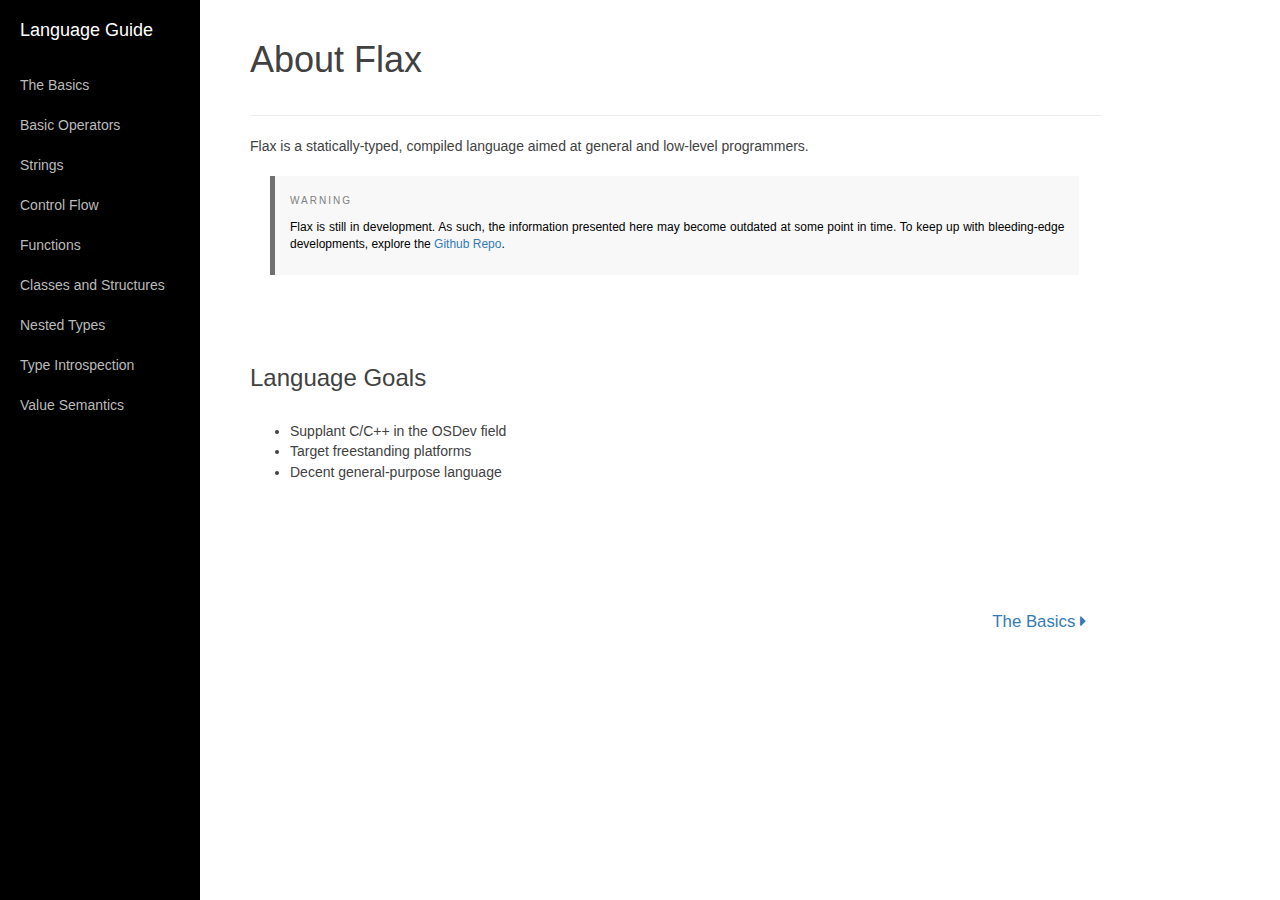
<file: index.html>
<!DOCTYPE html>
<html lang="en">

<head>
	<meta charset="utf-8">
	<meta http-equiv="X-UA-Compatible" content="IE=edge">
	<meta name="viewport" content="width=device-width, initial-scale=1">
	<meta name="description" content="">
	<meta name="author" content="">

	<title>Flax Programming Language</title>
	<meta http-equiv="refresh" content="0; URL=content/intro-page.html" />
</head>
</html>
</file>
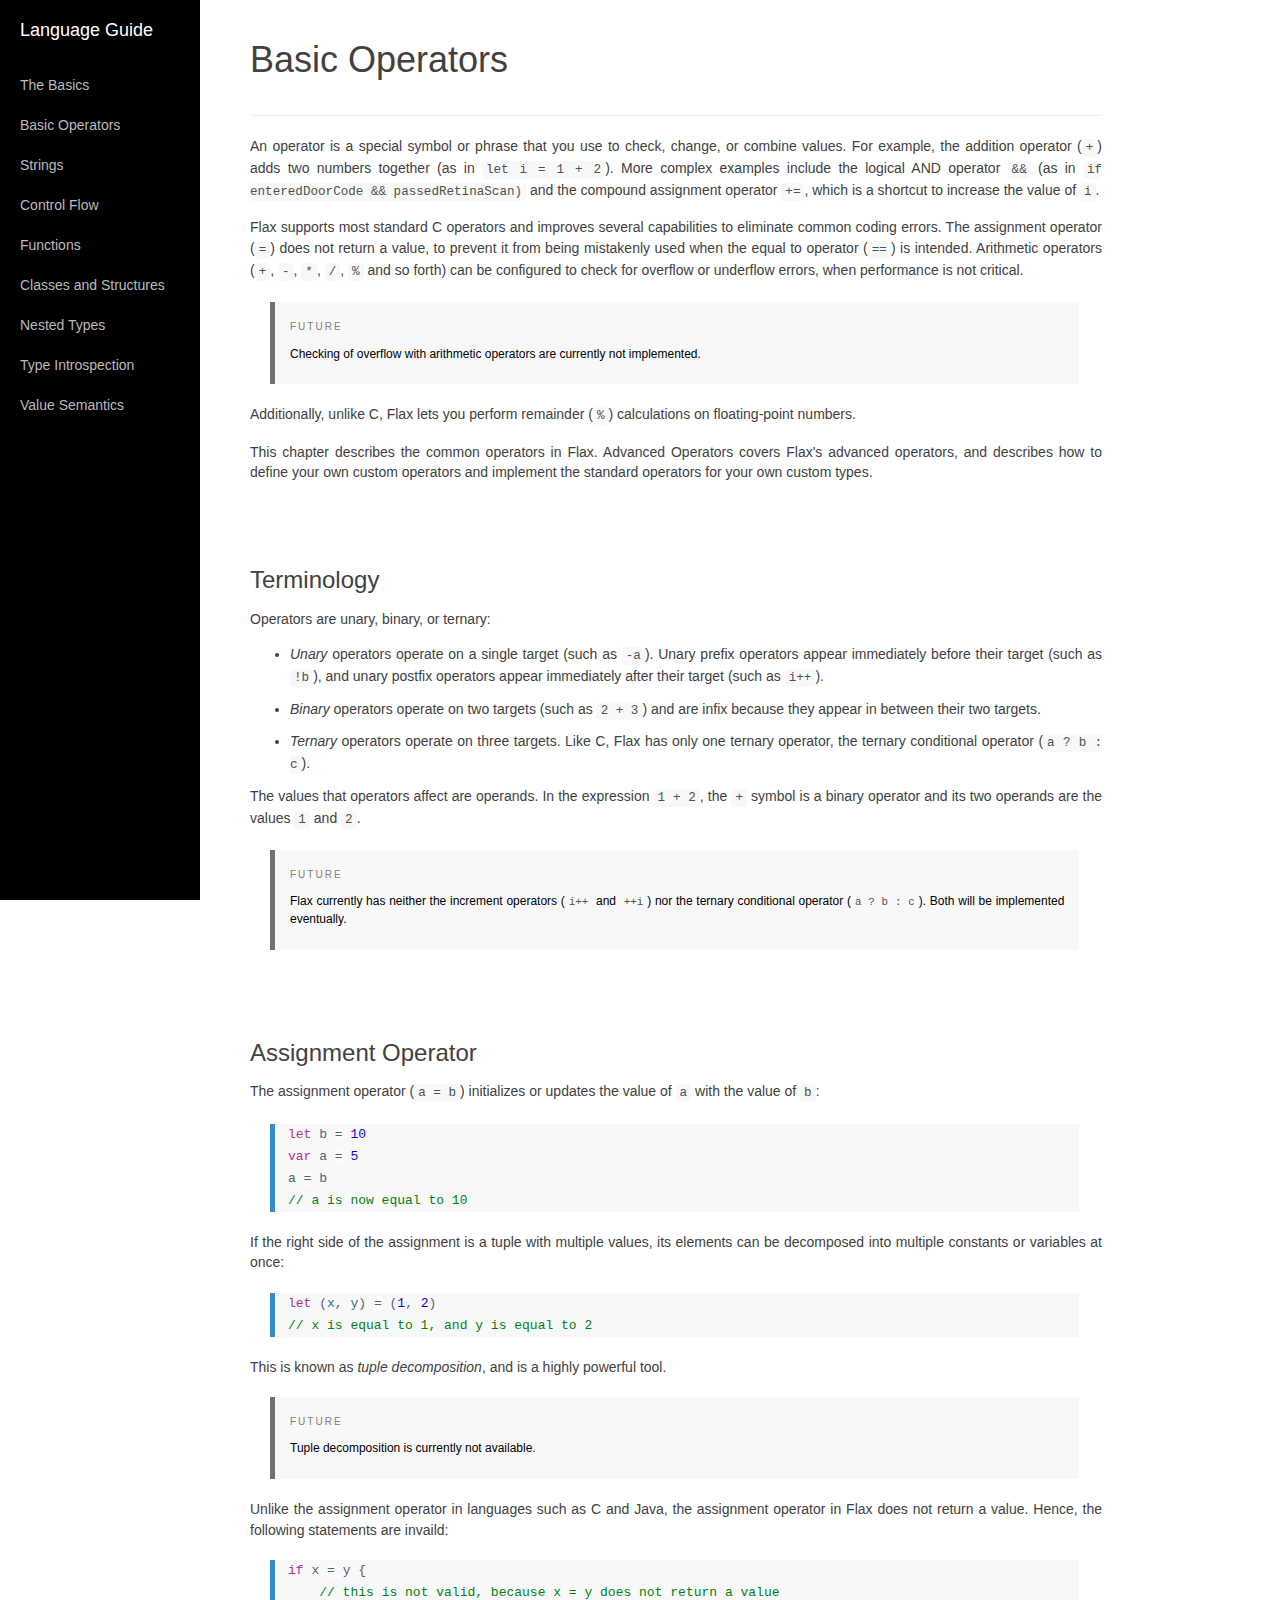
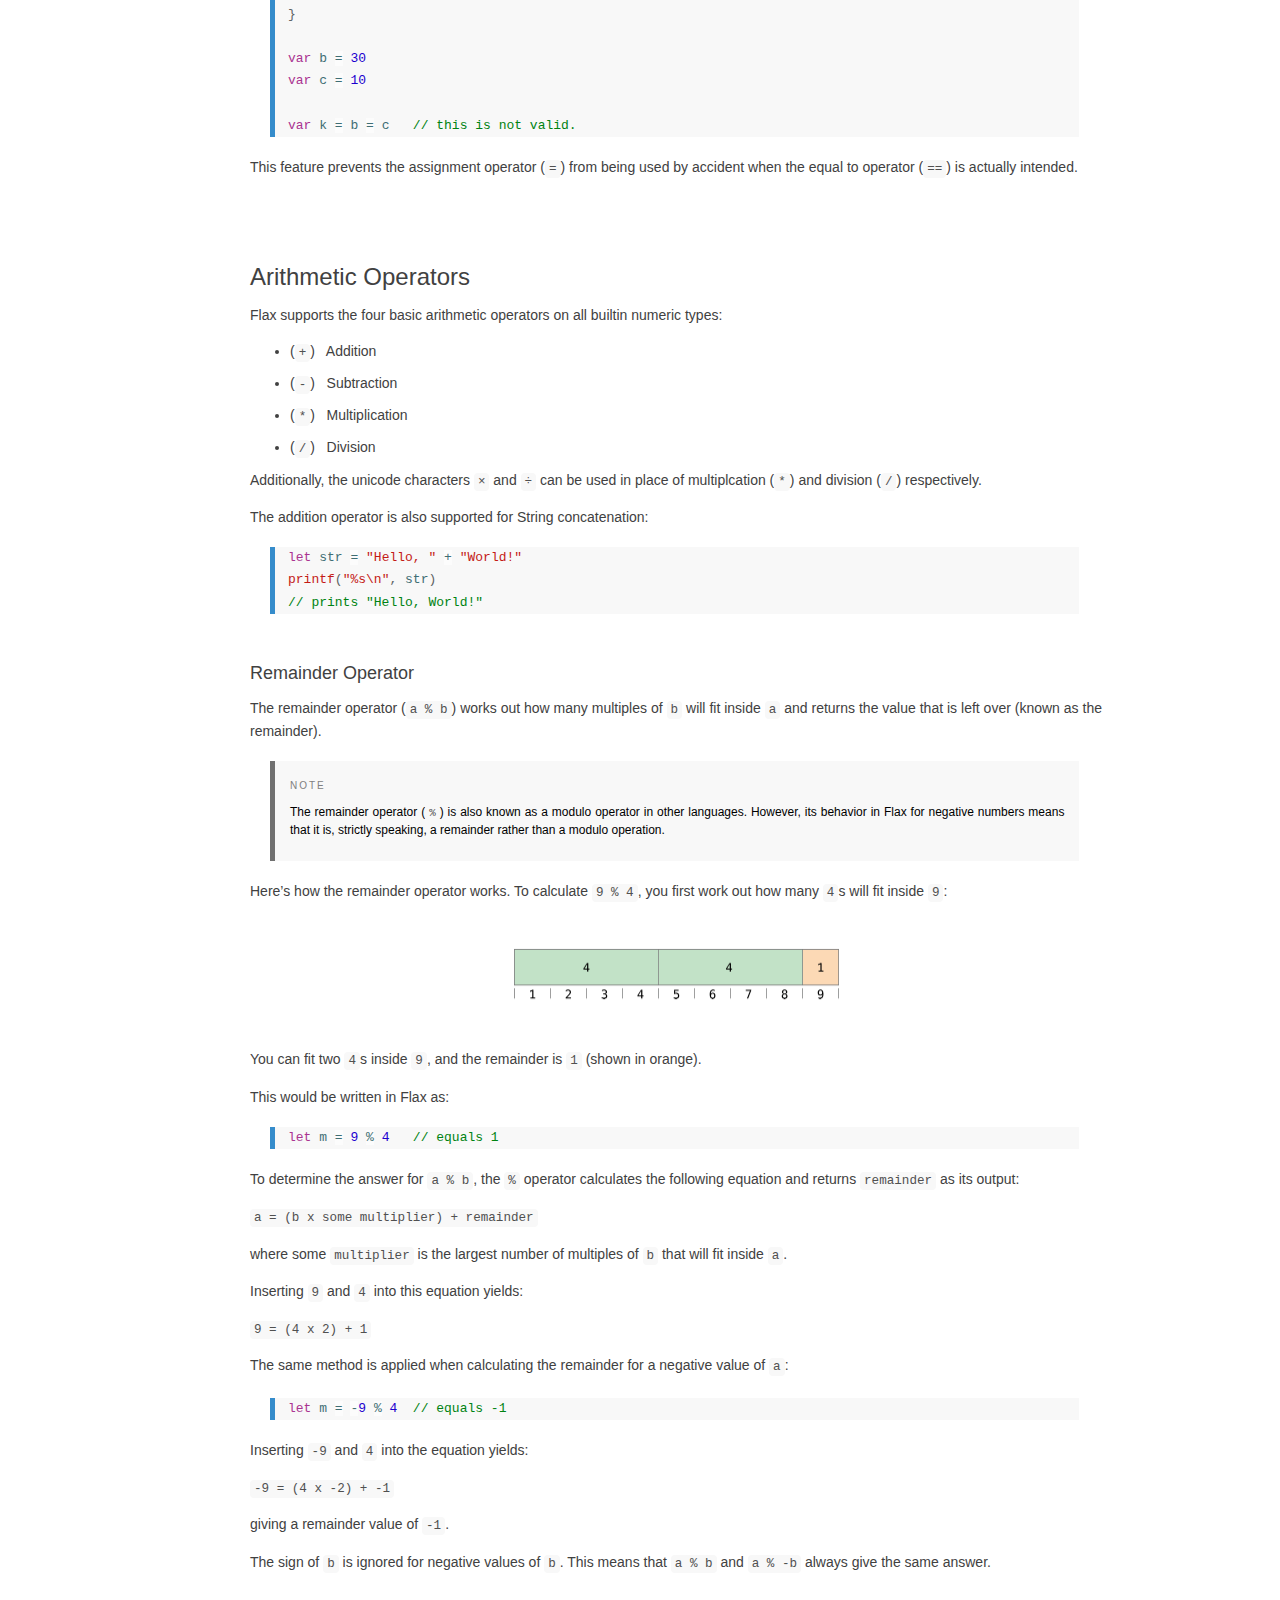
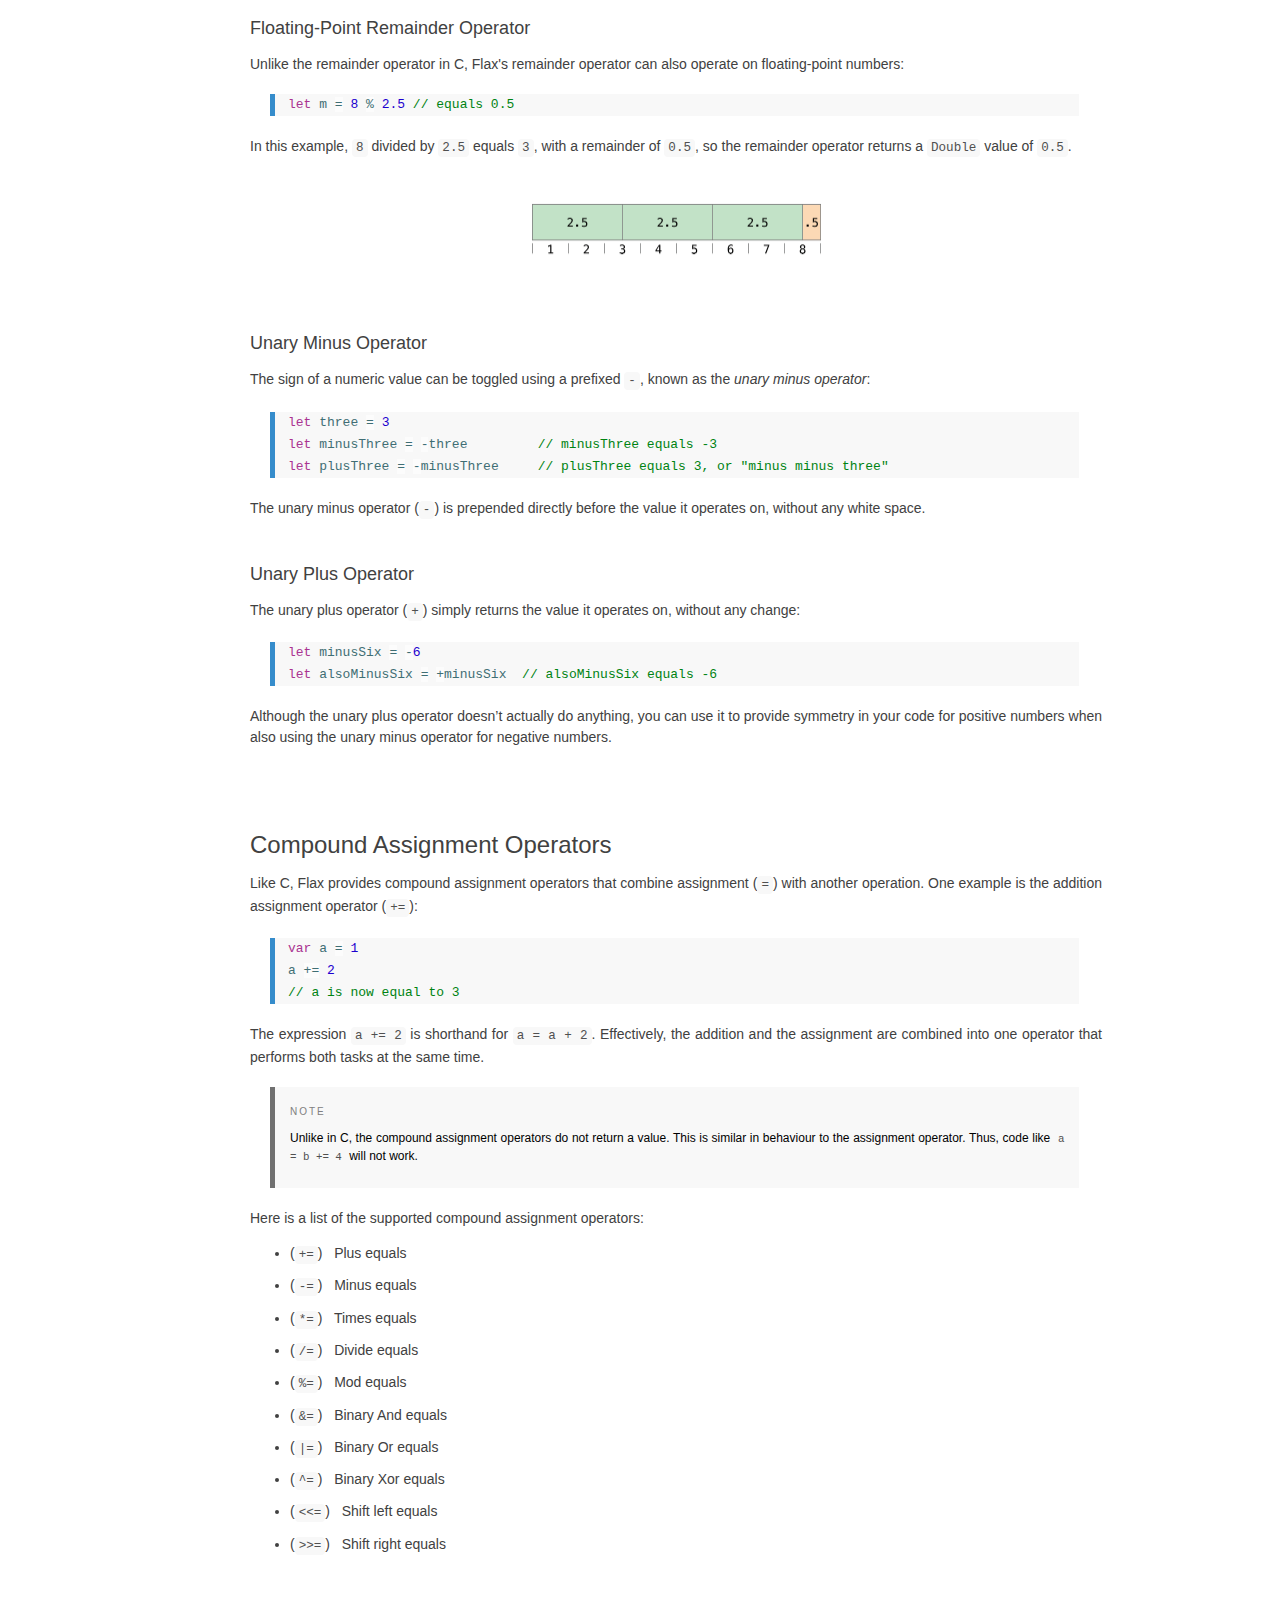
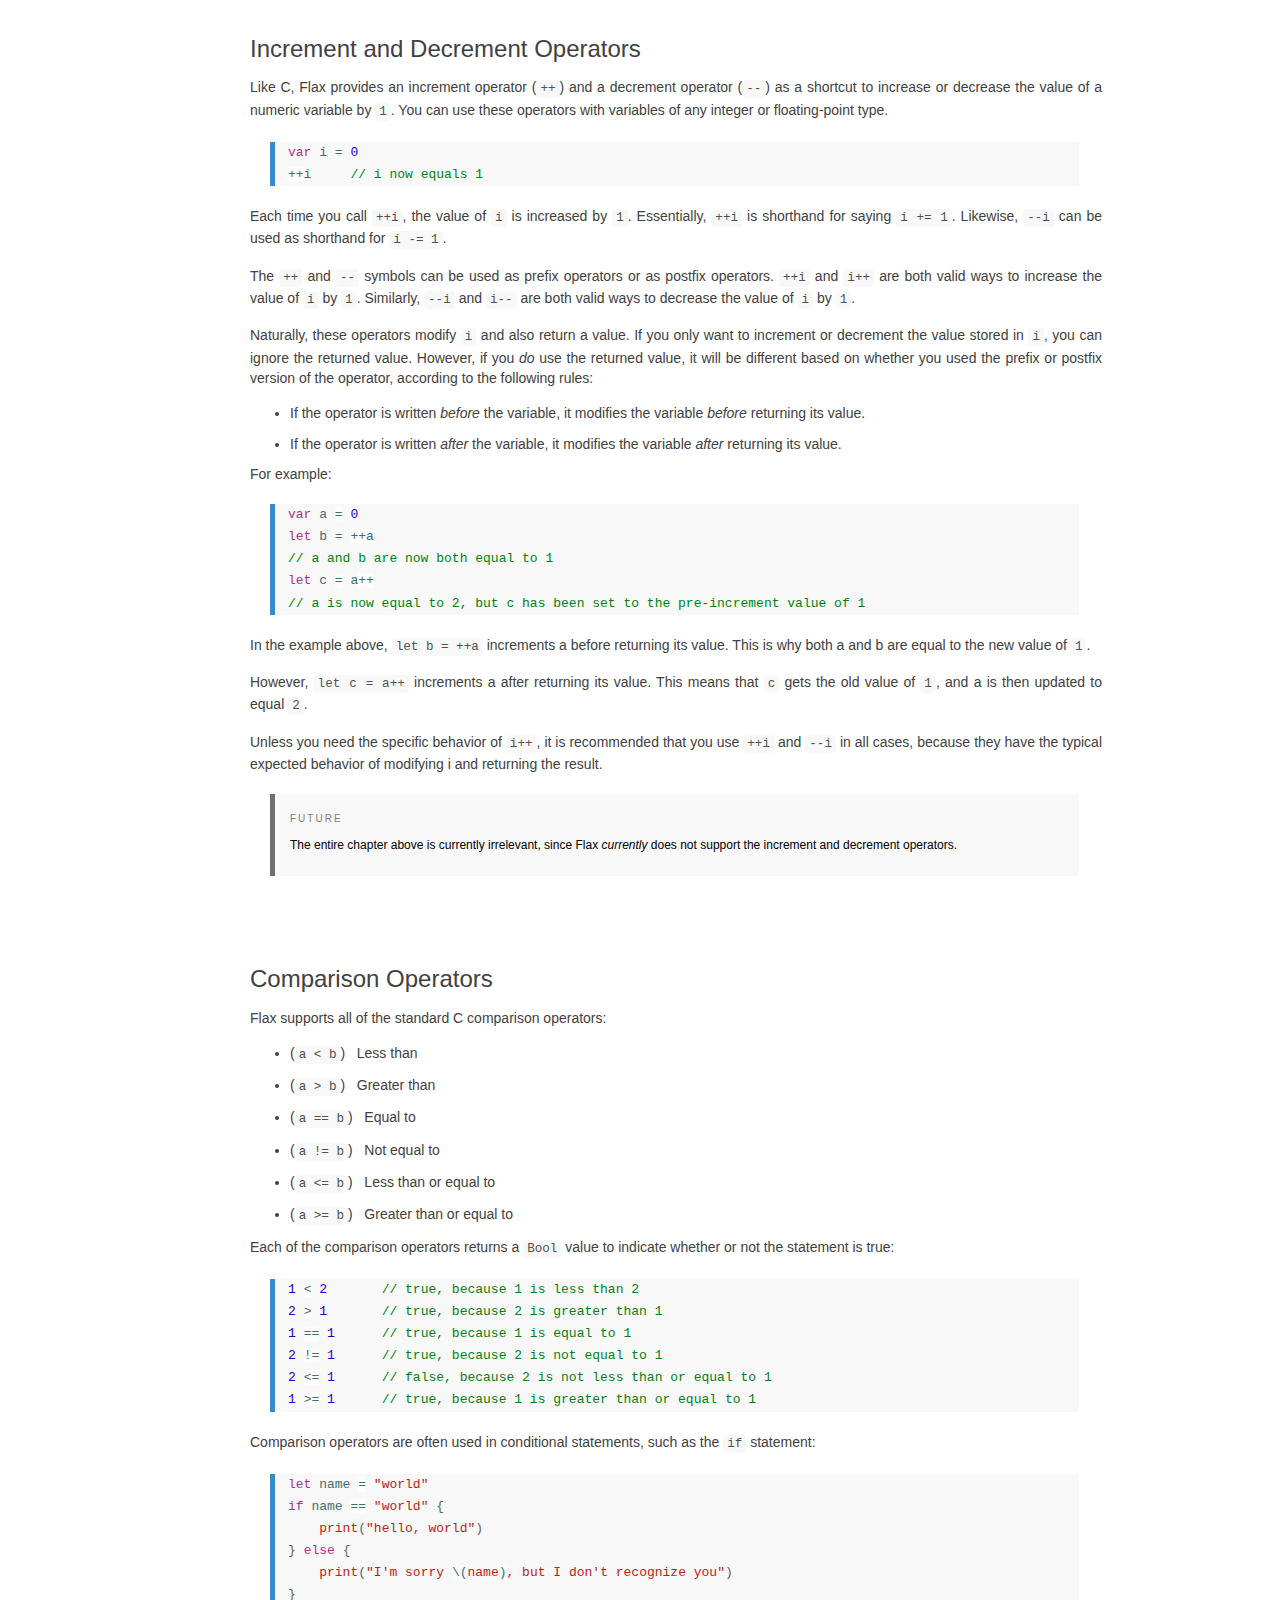
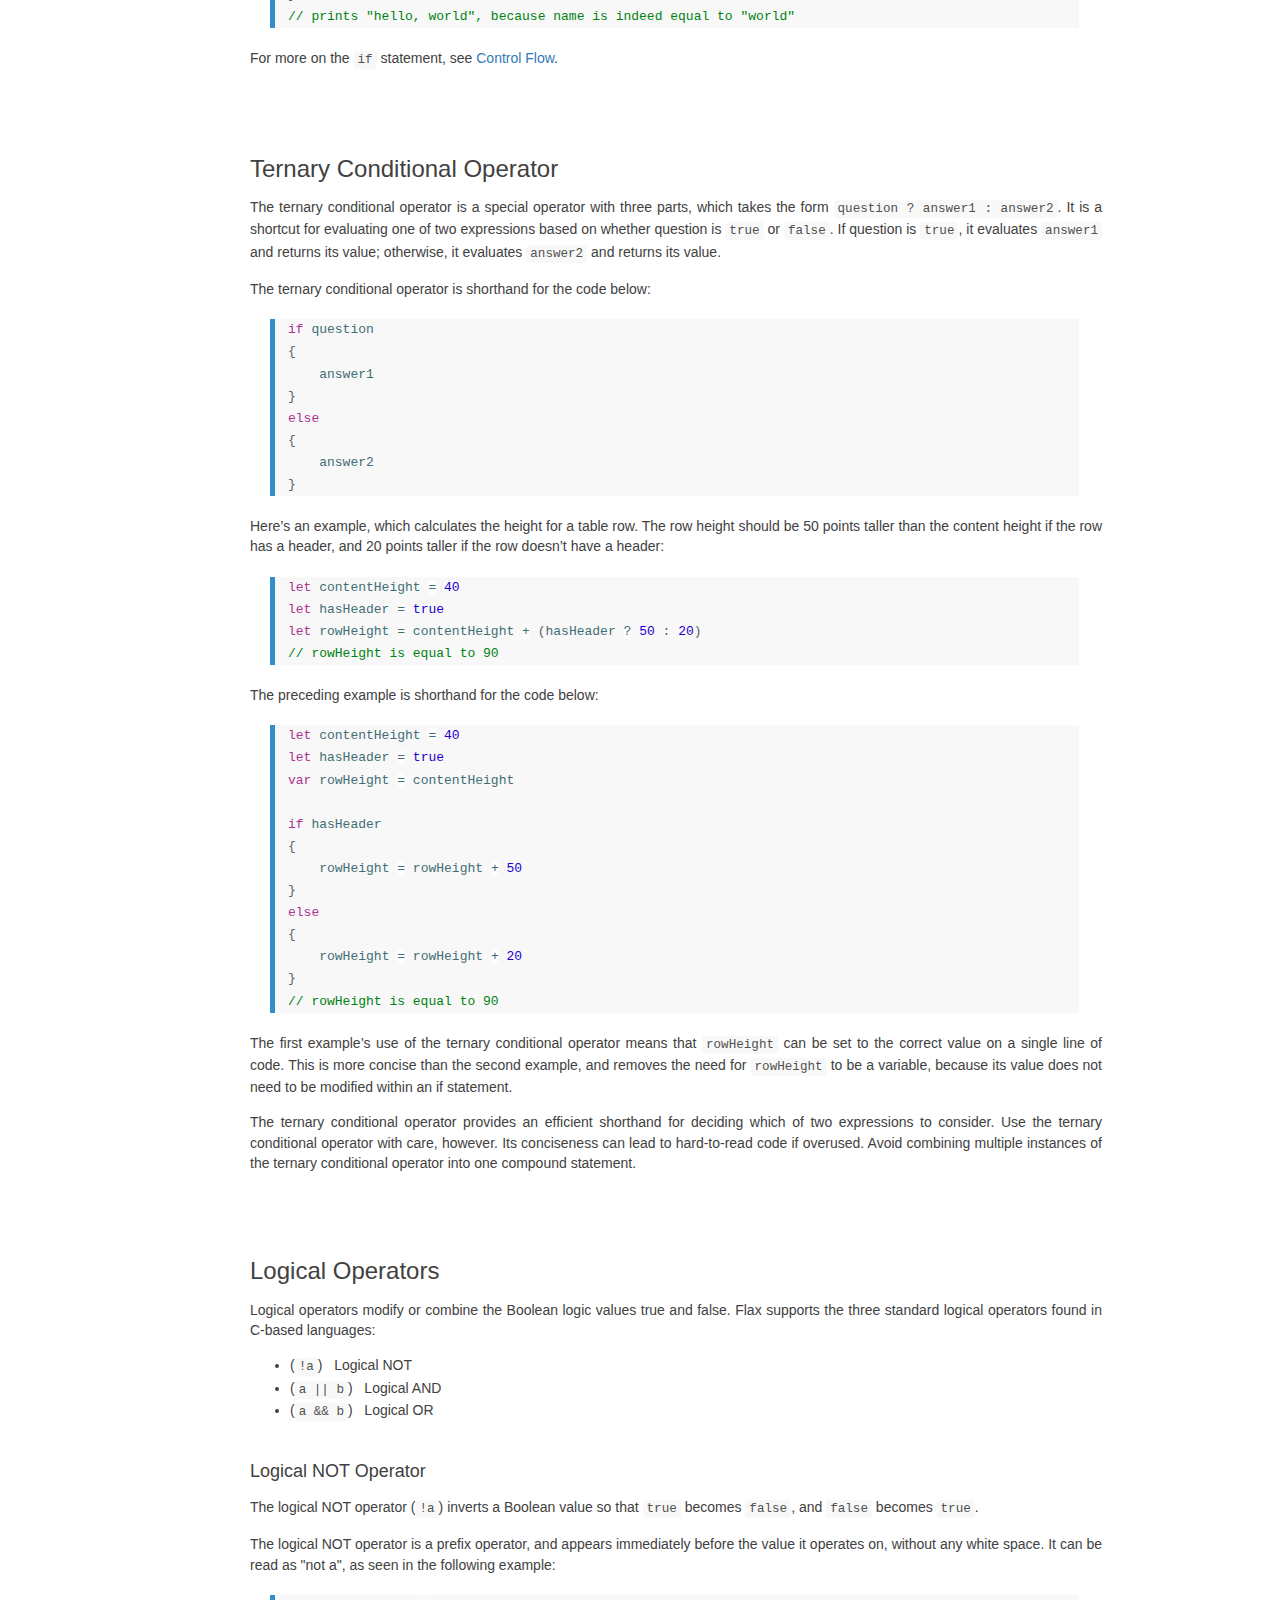
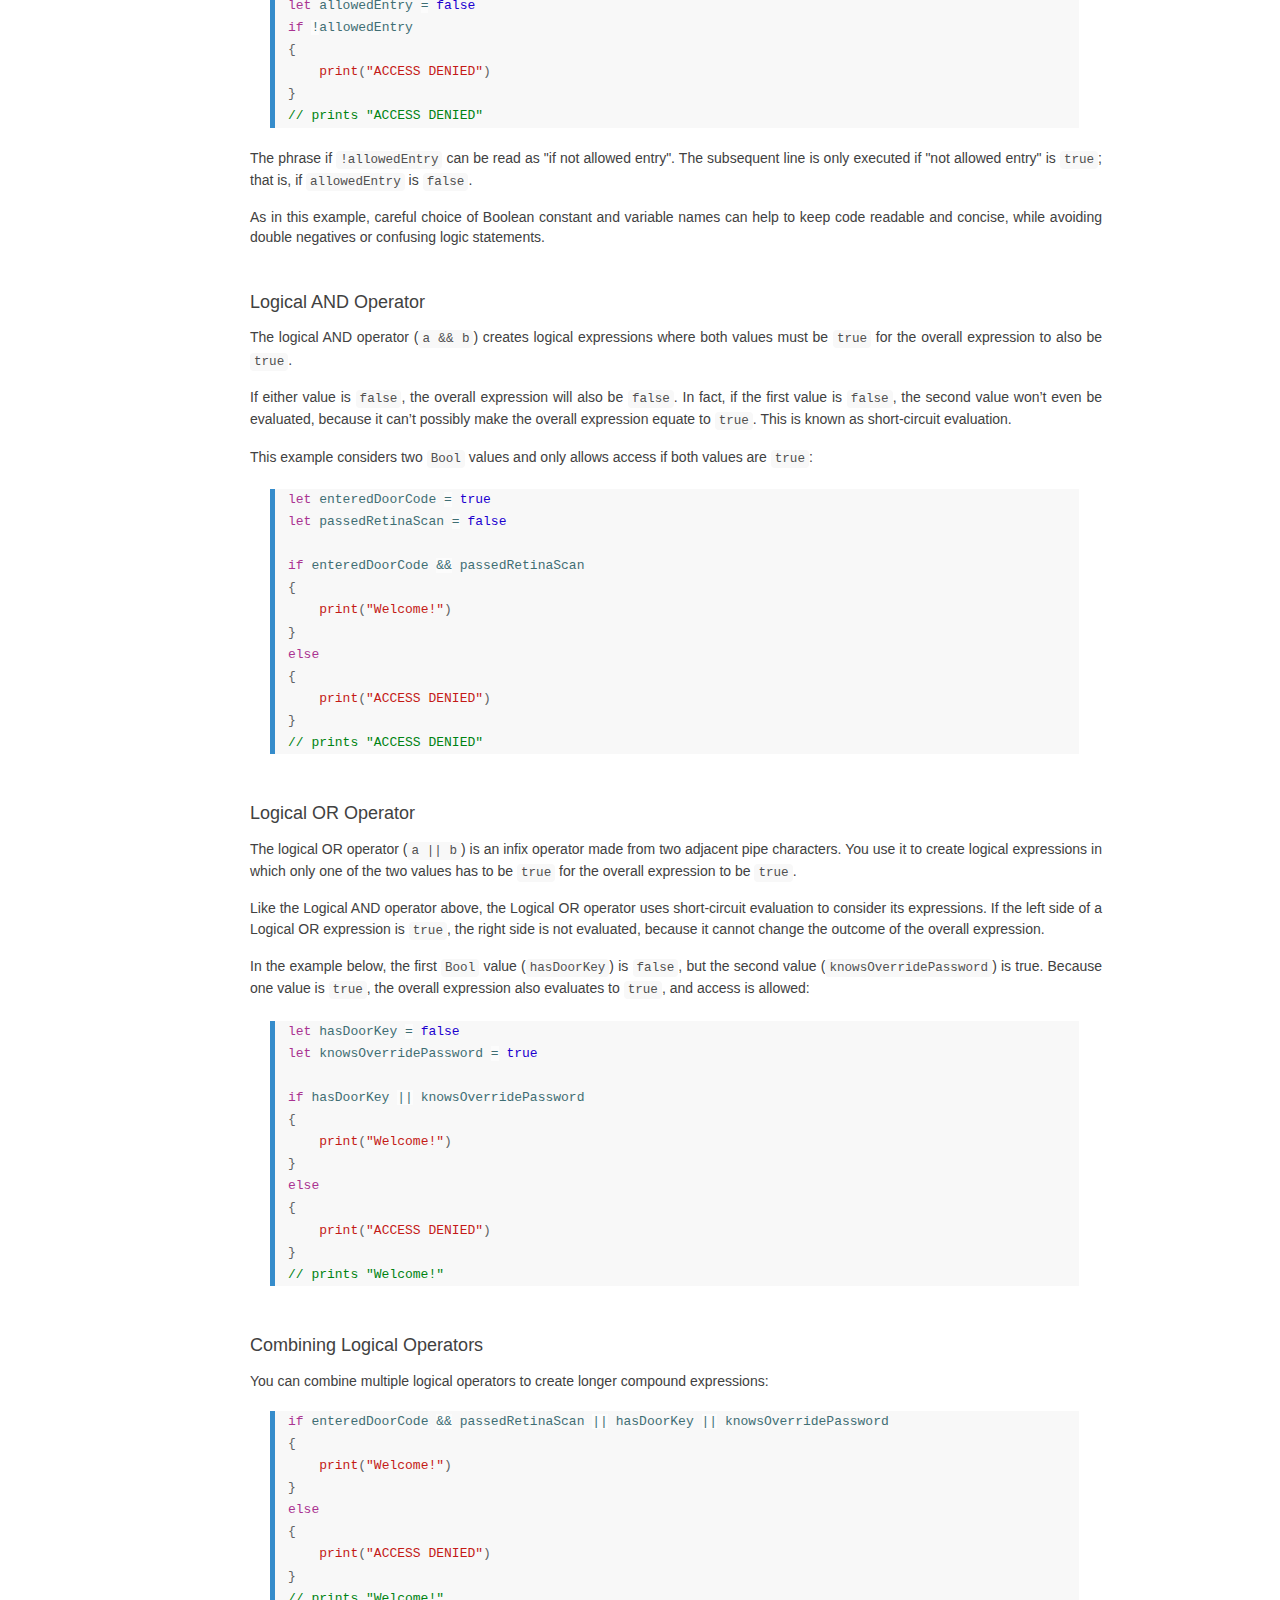
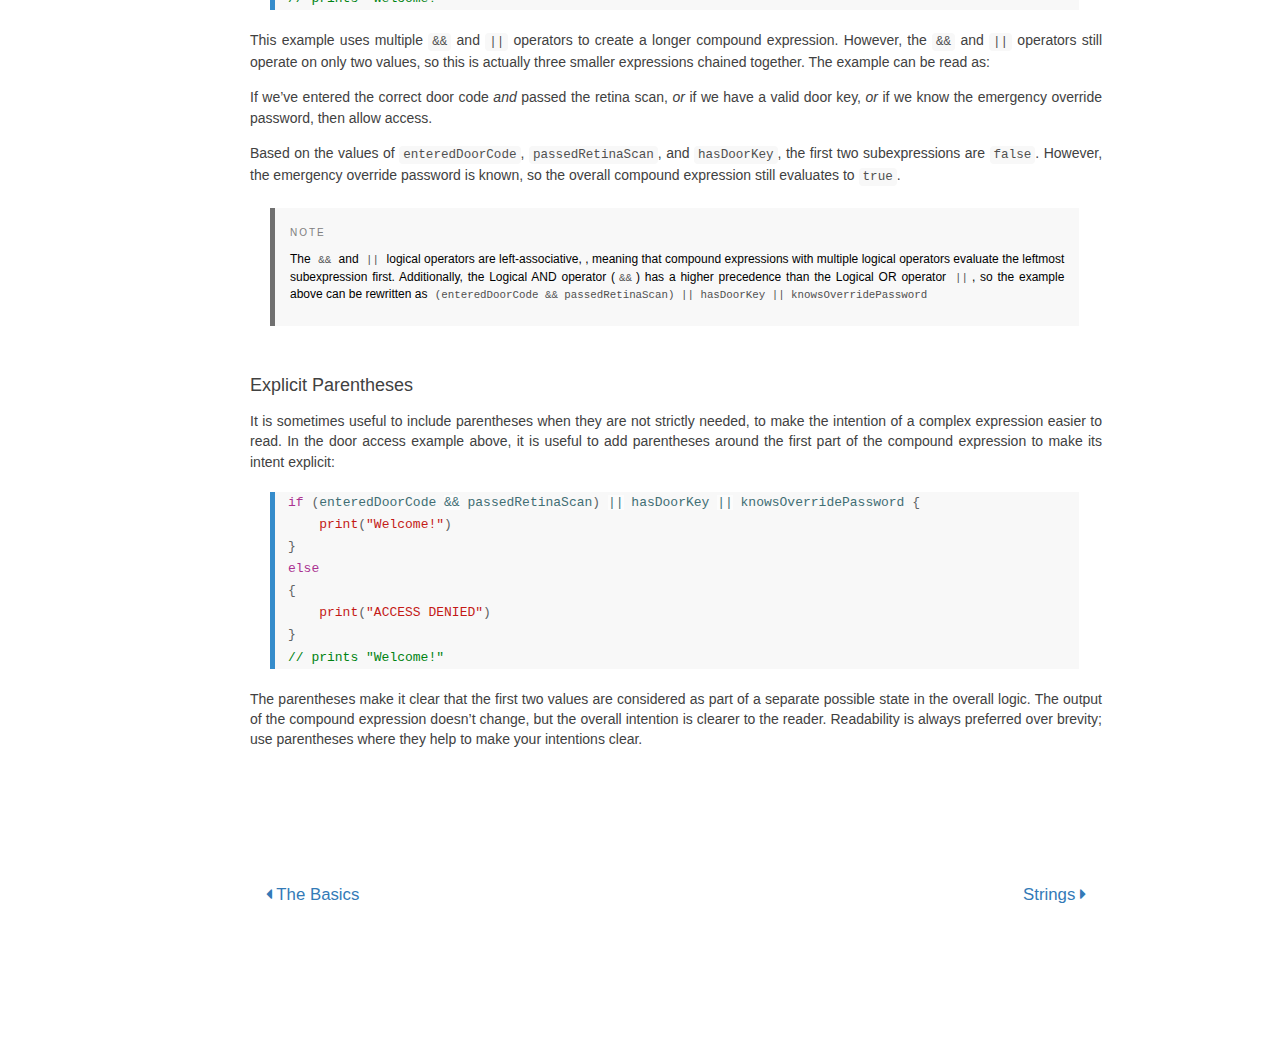
<file: content/basic-operators.html>
<!DOCTYPE html>
<html lang="en">

<head>
	<meta charset="utf-8">
	<meta http-equiv="X-UA-Compatible" content="IE=edge">
	<meta name="viewport" content="width=device-width, initial-scale=1">
	<meta name="description" content="">
	<meta name="author" content="">

	<title>Flax Programming Language - Basic Operators</title>

	<!-- Bootstrap Core CSS -->
	<link href="../css/bootstrap.css" rel="stylesheet">

	<!-- Custom CSS -->
	<link href="../css/style.css" rel="stylesheet">

	<!-- HTML5 Shim and Respond.js IE8 support of HTML5 elements and media queries -->
	<!-- WARNING: Respond.js doesn't work if you view the page via file:// -->
	<!--[if lt IE 9]>
		<script src="https://oss.maxcdn.com/libs/html5shiv/3.7.0/html5shiv.js"></script>
		<script src="https://oss.maxcdn.com/libs/respond.js/1.4.2/respond.min.js"></script>
	<![endif]-->

	<link rel="stylesheet" href="../fonts/font-awesome-4.4.0/css/font-awesome.min.css">


	<link rel="stylesheet" href="../css/prism.css" />
	<script src="../js/prism.js"></script>


	<!-- jQuery -->
	<script src="../js/jquery.js"></script>
	<script src="../js/jquery.easing.min.js"></script>
	<script src="../js/init.js"></script>
</head>

<body>
	<div id="wrapper">
		<a href="#menu-toggle" class="menu-toggle"><i class="fa fa-list"></i></a>

		<div id="sidebar-wrapper"></div>

		<!-- Page Content -->
		<div id="page-content-wrapper">
		<div class="container-fluid">
		<div class="row">
		<div class="col-lg-12" id="main-view">

			<div class="col-lg-12 content-view" id="basic-operators">
			<h1 class="content-header">Basic Operators</h1>
			<hr />


			<p>
			An operator is a special symbol or phrase that you use to check, change, or combine values. For example, the addition operator
			(<code>+</code>) adds two numbers together (as in <code>let i = 1 + 2</code>). More complex examples include the logical AND
			operator <code>&amp;&amp;</code> (as in <code>if enteredDoorCode &amp;&amp; passedRetinaScan)</code> and the compound assignment
			operator <code>+=</code>, which is a shortcut to increase the value of <code>i</code>.
			</p>

			<p>
			Flax supports most standard C operators and improves several capabilities to eliminate common coding errors. The assignment
			operator (<code>=</code>) does not return a value, to prevent it from being mistakenly used when the equal to operator
			(<code>==</code>) is intended. Arithmetic operators (<code>+</code>, <code>-</code>, <code>*</code>, <code>/</code>,
			<code>%</code> and so forth) can be configured to check for overflow or underflow errors, when performance is not critical.
			</p>


			<aside class="note">
				<p class="note-title">Future</p>
				<p class="note-content">
				Checking of overflow with arithmetic operators are currently not implemented.
				</p>
			</aside>


			<p>
			Additionally, unlike C, Flax lets you perform remainder (<code>%</code>) calculations on floating-point numbers.
			</p>

			<p>
			This chapter describes the common operators in Flax. Advanced Operators covers Flax's advanced operators, and describes how to
			define your own custom operators and implement the standard operators for your own custom types.
			</p>




			<h3 class="subcontent-header" id="terminology">Terminology</h3>
			<h3 class="anchor-clicker"></h3><p>

			Operators are unary, binary, or ternary:</p>

			<ul class="point-list">
				<li>
					<i>Unary</i> operators operate on a single target (such as <code>-a</code>). Unary prefix operators appear immediately before
					their target (such as <code>!b</code>), and unary postfix operators appear immediately after their target
					(such as <code>i++</code>).
				</li>

				<li>
					<i>Binary</i> operators operate on two targets (such as <code>2 + 3</code>) and are infix because they appear in between
					their two targets.
				</li>

				<li>
					<i>Ternary</i> operators operate on three targets. Like C, Flax has only one ternary operator, the ternary conditional
					operator (<code>a ? b : c</code>).
				</li>
			</ul>

			<p>
			The values that operators affect are operands. In the expression <code>1 + 2</code>, the <code>+</code> symbol is a binary
			operator and its two operands are the values <code>1</code> and <code>2</code>.
			</p>

			<aside class="note">
				<p class="note-title">Future</p>
				<p class="note-content">
				Flax currently has neither the increment operators (<code>i++</code> and <code>++i</code>) nor the ternary conditional
				operator (<code>a ? b : c</code>). Both will be implemented eventually.
				</p>
			</aside>







			<h3 class="subcontent-header" id="assignment-operator">Assignment Operator</h3>
			<h3 class="anchor-clicker"></h3><p>

			The assignment operator (<code>a = b</code>) initializes or updates the value of <code>a</code> with the value of <code>b</code>:
			</p>

<pre class="dcodesegment dcsouter"><code class="lang-swift dcsinner">
let b = 10
var a = 5
a = b
// a is now equal to 10</code></pre>

			<p>
			If the right side of the assignment is a tuple with multiple values, its elements can be decomposed into multiple constants or
			variables at once:
			</p>

<pre class="dcodesegment dcsouter"><code class="lang-swift dcsinner">
let (x, y) = (1, 2)
// x is equal to 1, and y is equal to 2</code></pre>

			<p>
			This is known as <i>tuple decomposition</i>, and is a highly powerful tool.
			</p>

			<aside class="note">
				<p class="note-title">Future</p>
				<p class="note-content">
				Tuple decomposition is currently not available.
				</p>
			</aside>


			<p>
			Unlike the assignment operator in languages such as C and Java, the assignment operator in Flax does not return a value. Hence, the
			following statements are invaild:
			</p>

<pre class="dcodesegment dcsouter"><code class="lang-swift dcsinner">
if x = y {
    // this is not valid, because x = y does not return a value
}

var b = 30
var c = 10

var k = b = c	// this is not valid.</code></pre>

			<p>
			This feature prevents the assignment operator (<code>=</code>) from being used by accident when the equal to operator
			(<code>==</code>) is actually intended.
			</p>










			<h3 class="subcontent-header" id="arithmetic-operators">Arithmetic Operators</h3>
			<h3 class="anchor-clicker"></h3><p>

			Flax supports the four basic arithmetic operators on all builtin numeric types:
			</p>

			<ul class="point-list">
				<li>(<code>+</code>)&nbsp;&nbsp; Addition</li>
				<li>(<code>-</code>)&nbsp;&nbsp; Subtraction</li>
				<li>(<code>*</code>)&nbsp;&nbsp; Multiplication</li>
				<li>(<code>/</code>)&nbsp;&nbsp; Division</li>
			</ul>

			<p>
			Additionally, the unicode characters <code>×</code> and <code>÷</code> can be used in place of multiplcation (<code>*</code>)
			and division (<code>/</code>) respectively.
			</p>

			<p>
			The addition operator is also supported for String concatenation:
			</p>

<pre class="dcodesegment dcsouter"><code class="lang-swift dcsinner">
let str = "Hello, " + "World!"
printf("%s\n", str)
// prints "Hello, World!"</code></pre>




			<h4 class="subcontent-header" id="remainder-operator">Remainder Operator</h4>
			<h4 class="anchor-clicker"></h4><p>

			The remainder operator (<code>a % b</code>) works out how many multiples of <code>b</code> will fit inside <code>a</code> and
			returns the value that is left over (known as the remainder).
			</p>


			<aside class="note">
				<p class="note-title">Note</p>
				<p class="note-content">
				The remainder operator (<code>%</code>) is also known as a modulo operator in other languages. However, its behavior in Flax
				for negative numbers means that it is, strictly speaking, a remainder rather than a modulo operation.
				</p>
			</aside>


			<p>
			Here’s how the remainder operator works. To calculate <code>9 % 4</code>, you first work out how many <code>4</code>s will fit
			inside <code>9</code>:
			</p>


			<div class="diagram-container"><img id="remainder-int" class="image-diagram" src="../images/remainderInteger.png" /></div>


			<p>
			You can fit two <code>4</code>s inside <code>9</code>, and the remainder is <code>1</code> (shown in orange).
			</p>

			<p>
			This would be written in Flax as:
			</p>

<pre class="dcodesegment dcsouter"><code class="lang-swift dcsinner">
let m = 9 % 4	// equals 1</code></pre>


			<p>
			To determine the answer for <code>a % b</code>, the <code>%</code> operator calculates the following equation and returns
			<code>remainder</code> as its output:
			</p>

			<p>
			<code>a = (b x some multiplier) + remainder</code>
			</p>

			<p>
			where some <code>multiplier</code> is the largest number of multiples of <code>b</code> that will fit inside <code>a</code>.
			</p>

			<p>
			Inserting <code>9</code> and <code>4</code> into this equation yields:
			</p>

			<p>
			<code>9 = (4 x 2) + 1</code>
			</p>

			<p>
			The same method is applied when calculating the remainder for a negative value of <code>a</code>:
			</p>

<pre class="dcodesegment dcsouter"><code class="lang-swift dcsinner">
let m = -9 % 4	// equals -1</code></pre>

			<p>
			Inserting <code>-9</code> and <code>4</code> into the equation yields:
			</p>

			<p>
			<code>-9 = (4 x -2) + -1</code>
			</p>

			<p>
			giving a remainder value of <code>-1</code>.
			</p>

			<p>
			The sign of <code>b</code> is ignored for negative values of <code>b</code>. This means that <code>a % b</code> and
			<code>a % -b</code> always give the same answer.
			</p>






			<h4 class="subcontent-header" id="float-remainder-operator">Floating-Point Remainder Operator</h4>
			<h4 class="anchor-clicker"></h4><p>

			Unlike the remainder operator in C, Flax's remainder operator can also operate on floating-point numbers:
			</p>

<pre class="dcodesegment dcsouter"><code class="lang-swift dcsinner">
let m = 8 % 2.5	// equals 0.5</code></pre>

			<p>
			In this example, <code>8</code> divided by <code>2.5</code> equals <code>3</code>, with a remainder of <code>0.5</code>, so
			the remainder operator returns a <code>Double</code> value of <code>0.5</code>.
			</p>

			<div class="diagram-container"><img id="remainder-float" class="image-diagram" src="../images/remainderFloat.png" /></div>




















			<h4 class="subcontent-header" id="unary-minus-operator">Unary Minus Operator</h4>
			<h4 class="anchor-clicker"></h4><p>

			The sign of a numeric value can be toggled using a prefixed <code>-</code>, known as the <i>unary minus operator</i>:
			</p>

<pre class="dcodesegment dcsouter"><code class="lang-swift dcsinner">
let three = 3
let minusThree = -three			// minusThree equals -3
let plusThree = -minusThree		// plusThree equals 3, or "minus minus three"</code></pre>

			<p>
			The unary minus operator (<code>-</code>) is prepended directly before the value it operates on, without any white space.
			</p>





			<h4 class="subcontent-header" id="unary-plus-operator">Unary Plus Operator</h4>
			<h4 class="anchor-clicker"></h4><p>

			The unary plus operator (<code>+</code>) simply returns the value it operates on, without any change:
			</p>

<pre class="dcodesegment dcsouter"><code class="lang-swift dcsinner">
let minusSix = -6
let alsoMinusSix = +minusSix  // alsoMinusSix equals -6</code></pre>

			<p>
			Although the unary plus operator doesn’t actually do anything, you can use it to provide symmetry in your code for positive numbers
			when also using the unary minus operator for negative numbers.
			</p>













			<h3 class="subcontent-header" id="compound-assignment-operators">Compound Assignment Operators</h3>
			<h3 class="anchor-clicker"></h3><p>

			Like C, Flax provides compound assignment operators that combine assignment (<code>=</code>) with another operation.
			One example is the addition assignment operator (<code>+=</code>):
			</p>

<pre class="dcodesegment dcsouter"><code class="lang-swift dcsinner">
var a = 1
a += 2
// a is now equal to 3</code></pre>

			<p>
			The expression <code>a += 2</code> is shorthand for <code>a = a + 2</code>. Effectively, the addition and the assignment are
			combined into one operator that performs both tasks at the same time.
			</p>

			<aside class="note">
				<p class="note-title">Note</p>
				<p class="note-content">
				Unlike in C, the compound assignment operators do not return a value. This is similar in behaviour to the assignment
				operator. Thus, code like <code>a = b += 4</code> will not work.
				</p>
			</aside>

			<p>
			Here is a list of the supported compound assignment operators:
			</p>

			<ul class="point-list">
				<li>(<code>+=</code>)&nbsp;&nbsp; Plus equals</li>
				<li>(<code>-=</code>)&nbsp;&nbsp; Minus equals</li>
				<li>(<code>*=</code>)&nbsp;&nbsp; Times equals</li>
				<li>(<code>/=</code>)&nbsp;&nbsp; Divide equals</li>
				<li>(<code>%=</code>)&nbsp;&nbsp; Mod equals</li>
				<li>(<code>&amp;=</code>)&nbsp;&nbsp; Binary And equals</li>
				<li>(<code>|=</code>)&nbsp;&nbsp; Binary Or equals</li>
				<li>(<code>^=</code>)&nbsp;&nbsp; Binary Xor equals</li>
				<li>(<code>&lt;&lt;=</code>)&nbsp;&nbsp; Shift left equals</li>
				<li>(<code>&gt;&gt;=</code>)&nbsp;&nbsp; Shift right equals</li>
			</ul>















			<h3 class="subcontent-header" id="inc-and-dec-operators">Increment and Decrement Operators</h3>
			<h3 class="anchor-clicker"></h3><p>

			Like C, Flax provides an increment operator (<code>++</code>) and a decrement operator (<code>--</code>) as a shortcut to increase
			or decrease the value of a numeric variable by <code>1</code>. You can use these operators with variables of any integer or
			floating-point type.
			</p>

<pre class="dcodesegment dcsouter"><code class="lang-swift dcsinner">
var i = 0
++i		// i now equals 1</code></pre>

			<p>
			Each time you call <code>++i</code>, the value of <code>i</code> is increased by <code>1</code>. Essentially, <code>++i</code> is
			shorthand for saying <code>i += 1</code>. Likewise, <code>--i</code> can be used as shorthand for <code>i -= 1</code>.
			</p>


			<p>
			The <code>++</code> and <code>--</code> symbols can be used as prefix operators or as postfix operators. <code>++i</code> and
			<code>i++</code> are both valid ways to increase the value of <code>i</code> by <code>1</code>. Similarly, <code>--i</code> and
			<code>i--</code> are both valid ways to decrease the value of <code>i</code> by <code>1</code>.
			</p>


			<p>
			Naturally, these operators modify <code>i</code> and also return a value. If you only want to increment or decrement the value stored
			in <code>i</code>, you can ignore the returned value. However, if you <i>do</i> use the returned value, it will be different based
			on whether you used the prefix or postfix version of the operator, according to the following rules:
			</p>

			<ul class="point-list">
				<li>
				If the operator is written <i>before</i> the variable, it modifies the variable <i>before</i> returning its value.
				</li>
				<li>
				If the operator is written <i>after</i> the variable, it modifies the variable <i>after</i> returning its value.
				</li>
			</ul>

			<p>
			For example:
			</p>

<pre class="dcodesegment dcsouter"><code class="lang-swift dcsinner">
var a = 0
let b = ++a
// a and b are now both equal to 1
let c = a++
// a is now equal to 2, but c has been set to the pre-increment value of 1</code></pre>


			<p>
			In the example above, <code>let b = ++a</code> increments a before returning its value. This is why both a and b are equal to the
			new value of <code>1</code>.
			</p>

			<p>
			However, <code>let c = a++</code> increments a after returning its value. This means that <code>c</code> gets the old value of
			<code>1</code>, and a is then updated to equal <code>2</code>.
			</p>

			<p>
			Unless you need the specific behavior of <code>i++</code>, it is recommended that you use <code>++i</code> and <code>--i</code>
			in all cases, because they have the typical expected behavior of modifying i and returning the result.
			</p>


			<aside class="note">
				<p class="note-title">Future</p>
				<p class="note-content">
				The entire chapter above is currently irrelevant, since Flax <i>currently</i> does not support the increment and
				decrement operators.
				</p>
			</aside>









			<h3 class="subcontent-header" id="comparison-operators">Comparison Operators</h3>
			<h3 class="anchor-clicker"></h3><p>

			Flax supports all of the standard C comparison operators:
			</p>

			<ul class="point-list">
				<li>(<code>a &lt; b</code>)&nbsp;&nbsp; Less than
				<li>(<code>a &gt; b</code>)&nbsp;&nbsp; Greater than
				<li>(<code>a == b</code>)&nbsp;&nbsp; Equal to
				<li>(<code>a != b</code>)&nbsp;&nbsp; Not equal to
				<li>(<code>a &lt;= b</code>)&nbsp;&nbsp; Less than or equal to
				<li>(<code>a &gt;= b</code>)&nbsp;&nbsp; Greater than or equal to
			</ul>


			<p>
			Each of the comparison operators returns a <code>Bool</code> value to indicate whether or not the statement is true:
			</p>

<pre class="dcodesegment dcsouter"><code class="lang-swift dcsinner">
1 &lt; 2		// true, because 1 is less than 2
2 &gt; 1		// true, because 2 is greater than 1
1 == 1		// true, because 1 is equal to 1
2 != 1		// true, because 2 is not equal to 1
2 &lt;= 1		// false, because 2 is not less than or equal to 1
1 &gt;= 1		// true, because 1 is greater than or equal to 1</code></pre>


			<p>
			Comparison operators are often used in conditional statements, such as the <code>if</code> statement:
			</p>

<pre class="dcodesegment dcsouter"><code class="lang-swift dcsinner">
let name = "world"
if name == "world" {
    print("hello, world")
} else {
    print("I'm sorry \(name), but I don't recognize you")
}
// prints "hello, world", because name is indeed equal to "world"</code></pre>

			<p>
			For more on the <code>if</code> statement, see <a href="control-flow.html">Control Flow</a>.
			</p>









			<h3 class="subcontent-header" id="ternary-conditional-operator">Ternary Conditional Operator</h3>
			<h3 class="anchor-clicker"></h3><p>

			The ternary conditional operator is a special operator with three parts, which takes the form
			<code>question ? answer1 : answer2</code>. It is a shortcut for evaluating one of two expressions based on whether question is
			<code>true</code> or <code>false</code>. If question is <code>true</code>, it evaluates <code>answer1</code> and returns its value;
			otherwise, it evaluates <code>answer2</code> and returns its value.
			</p>

			<p>
			The ternary conditional operator is shorthand for the code below:
			</p>

<pre class="dcodesegment dcsouter"><code class="lang-swift dcsinner">
if question
{
    answer1
}
else
{
    answer2
}</code></pre>

			<p>
			Here’s an example, which calculates the height for a table row. The row height should be 50 points taller than the content height if
			the row has a header, and 20 points taller if the row doesn’t have a header:
			</p>

<pre class="dcodesegment dcsouter"><code class="lang-swift dcsinner">
let contentHeight = 40
let hasHeader = true
let rowHeight = contentHeight + (hasHeader ? 50 : 20)
// rowHeight is equal to 90</code></pre>

			<p>
			The preceding example is shorthand for the code below:
			</p>

<pre class="dcodesegment dcsouter"><code class="lang-swift dcsinner">
let contentHeight = 40
let hasHeader = true
var rowHeight = contentHeight

if hasHeader
{
	rowHeight = rowHeight + 50
}
else
{
	rowHeight = rowHeight + 20
}
// rowHeight is equal to 90</code></pre>

			<p>
			The first example’s use of the ternary conditional operator means that <code>rowHeight</code> can be set to the correct value on a
			single line of code. This is more concise than the second example, and removes the need for <code>rowHeight</code> to be a variable,
			because its value does not need to be modified within an if statement.
			</p>

			<p>
			The ternary conditional operator provides an efficient shorthand for deciding which of two expressions to consider. Use the ternary
			conditional operator with care, however. Its conciseness can lead to hard-to-read code if overused. Avoid combining multiple
			instances of the ternary conditional operator into one compound statement.
			</p>








			<h3 class="subcontent-header" id="logical-operators">Logical Operators</h3>
			<h3 class="anchor-clicker"></h3><p>

			Logical operators modify or combine the Boolean logic values true and false. Flax supports the three standard logical operators
			found in C-based languages:
			</p>

			<ul>
				<li>(<code>!a</code>)&nbsp;&nbsp; Logical NOT</li>
				<li>(<code>a || b</code>)&nbsp;&nbsp; Logical AND</li>
				<li>(<code>a &amp;&amp; b</code>)&nbsp;&nbsp; Logical OR</li>
			</ul>








			<h4 class="subcontent-header" id="logical-not-operator">Logical NOT Operator</h4>
			<h4 class="anchor-clicker"></h4><p>

			The logical NOT operator (<code>!a</code>) inverts a Boolean value so that <code>true</code> becomes <code>false</code>,
			and <code>false</code> becomes <code>true</code>.
			</p>

			<p>
			The logical NOT operator is a prefix operator, and appears immediately before the value it operates on, without any white space. It
			can be read as "not a", as seen in the following example:
			</p>

<pre class="dcodesegment dcsouter"><code class="lang-swift dcsinner">
let allowedEntry = false
if !allowedEntry
{
	print("ACCESS DENIED")
}
// prints "ACCESS DENIED"</code></pre>

			<p>
			The phrase if <code>!allowedEntry</code> can be read as "if not allowed entry". The subsequent line is only executed if "not allowed
			entry" is <code>true</code>; that is, if <code>allowedEntry</code> is <code>false</code>.
			</p>

			<p>
			As in this example, careful choice of Boolean constant and variable names can help to keep code readable and concise, while avoiding
			double negatives or confusing logic statements.
			</p>






			<h4 class="subcontent-header" id="logical-and-operator">Logical AND Operator</h4>
			<h4 class="anchor-clicker"></h4><p>

			The logical AND operator (<code>a &amp;&amp; b</code>) creates logical expressions where both values must be <code>true</code>
			for the overall expression to also be <code>true</code>.
			</p>

			<p>
			If either value is <code>false</code>, the overall expression will also be <code>false</code>. In fact, if the first value is
			<code>false</code>, the second value won’t even be evaluated, because it can’t possibly make the overall expression equate to
			<code>true</code>. This is known as short-circuit evaluation.
			</p>

			<p>
			This example considers two <code>Bool</code> values and only allows access if both values are <code>true</code>:
			</p>

<pre class="dcodesegment dcsouter"><code class="lang-swift dcsinner">
let enteredDoorCode = true
let passedRetinaScan = false

if enteredDoorCode &amp;&amp; passedRetinaScan
{
	print("Welcome!")
}
else
{
	print("ACCESS DENIED")
}
// prints "ACCESS DENIED"</code></pre>








			<h4 class="subcontent-header" id="logical-or-operator">Logical OR Operator</h4>
			<h4 class="anchor-clicker"></h4><p>

			The logical OR operator (<code>a || b</code>) is an infix operator made from two adjacent pipe characters. You use it to create
			logical expressions in which only one of the two values has to be <code>true</code> for the overall expression to be
			<code>true</code>.
			</p>

			<p>
			Like the Logical AND operator above, the Logical OR operator uses short-circuit evaluation to consider its expressions. If the left
			side of a Logical OR expression is <code>true</code>, the right side is not evaluated, because it cannot change the outcome of the
			overall expression.
			</p>

			<p>
			In the example below, the first <code>Bool</code> value (<code>hasDoorKey</code>) is <code>false</code>, but the second value
			(<code>knowsOverridePassword</code>) is true. Because one value is <code>true</code>, the overall expression also evaluates to
			<code>true</code>, and access is allowed:
			</p>

<pre class="dcodesegment dcsouter"><code class="lang-swift dcsinner">
let hasDoorKey = false
let knowsOverridePassword = true

if hasDoorKey || knowsOverridePassword
{
	print("Welcome!")
}
else
{
	print("ACCESS DENIED")
}
// prints "Welcome!"</code></pre>








			<h4 class="subcontent-header" id="combining-logical-operators">Combining Logical Operators</h4>
			<h4 class="anchor-clicker"></h4><p>

			You can combine multiple logical operators to create longer compound expressions:
			</p>

<pre class="dcodesegment dcsouter"><code class="lang-swift dcsinner">
if enteredDoorCode &amp;&amp; passedRetinaScan || hasDoorKey || knowsOverridePassword
{
	print("Welcome!")
}
else
{
	print("ACCESS DENIED")
}
// prints "Welcome!"</code></pre>

			<p>
			This example uses multiple <code>&amp;&amp;</code> and <code>||</code> operators to create a longer compound expression. However,
			the <code>&amp;&amp;</code> and <code>||</code> operators still operate on only two values, so this is actually three smaller
			expressions chained together. The example can be read as:
			</p>

			<p>
			If we’ve entered the correct door code <i>and</i> passed the retina scan, <i>or</i> if we have a valid door key, <i>or</i> if we know
			the emergency override password, then allow access.
			</p>

			<p>
			Based on the values of <code>enteredDoorCode</code>, <code>passedRetinaScan</code>, and <code>hasDoorKey</code>, the first two
			subexpressions are <code>false</code>. However, the emergency override password is known, so the overall compound expression still
			evaluates to <code>true</code>.
			</p>



			<aside class="note">
				<p class="note-title">Note</p>
				<p class="note-content">
				The <code>&amp;&amp;</code> and <code>||</code> logical operators are left-associative, , meaning that compound expressions with
				multiple logical operators evaluate the leftmost subexpression first. Additionally, the Logical AND operator
				(<code>&amp;&amp;</code>) has a higher precedence than the Logical OR operator <code>||</code>, so the example above can be
				rewritten as <code>(enteredDoorCode &amp;&amp; passedRetinaScan) || hasDoorKey || knowsOverridePassword</code>
				</p>
			</aside>







			<h4 class="subcontent-header" id="explicit-parentheses">Explicit Parentheses</h4>
			<h4 class="anchor-clicker"></h4><p>

			It is sometimes useful to include parentheses when they are not strictly needed, to make the intention of a complex expression easier
			to read. In the door access example above, it is useful to add parentheses around the first part of the compound expression to make
			its intent explicit:
			</p>

<pre class="dcodesegment dcsouter"><code class="lang-swift dcsinner">
if (enteredDoorCode &amp;&amp; passedRetinaScan) || hasDoorKey || knowsOverridePassword {
	print("Welcome!")
}
else
{
	print("ACCESS DENIED")
}
// prints "Welcome!"</code></pre>

			<p>
			The parentheses make it clear that the first two values are considered as part of a separate possible state in the overall logic. The
			output of the compound expression doesn’t change, but the overall intention is clearer to the reader. Readability is always preferred
			over brevity; use parentheses where they help to make your intentions clear.
			</p>



































































































			<div class="next-prev-footer">
				<div class="footer-prev"><a href="the-basics.html"><i class="fa fa-caret-left"></i> The Basics</a></div>
				<div class="footer-next"><a href="strings.html">Strings <i class="fa fa-caret-right"></i></a></div>
			</div>


			</div>



		</div>
		</div>
		</div>
		</div>


	<!-- Bootstrap Core JavaScript -->
	<script src="../js/bootstrap.min.js"></script>
</body>
</html>
</file>
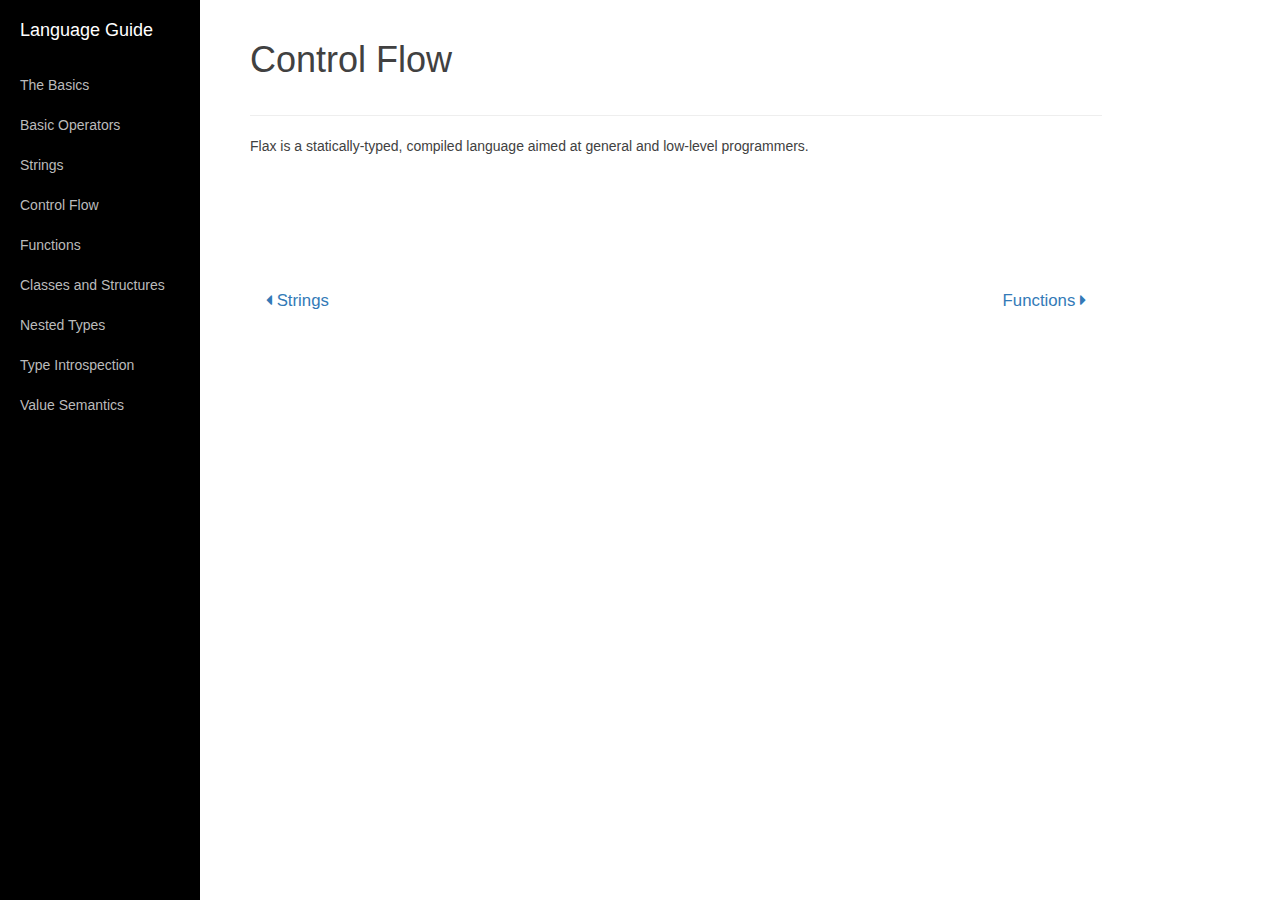
<file: content/control-flow.html>
<!DOCTYPE html>
<html lang="en">

<head>
	<meta charset="utf-8">
	<meta http-equiv="X-UA-Compatible" content="IE=edge">
	<meta name="viewport" content="width=device-width, initial-scale=1">
	<meta name="description" content="">
	<meta name="author" content="">

	<title>Flax Programming Language - Control Flow</title>

	<!-- Bootstrap Core CSS -->
	<link href="../css/bootstrap.css" rel="stylesheet">

	<!-- Custom CSS -->
	<link href="../css/style.css" rel="stylesheet">

	<!-- HTML5 Shim and Respond.js IE8 support of HTML5 elements and media queries -->
	<!-- WARNING: Respond.js doesn't work if you view the page via file:// -->
	<!--[if lt IE 9]>
		<script src="https://oss.maxcdn.com/libs/html5shiv/3.7.0/html5shiv.js"></script>
		<script src="https://oss.maxcdn.com/libs/respond.js/1.4.2/respond.min.js"></script>
	<![endif]-->

	<link rel="stylesheet" href="../fonts/font-awesome-4.4.0/css/font-awesome.min.css">


	<link rel="stylesheet" href="../css/prism.css" />
	<script src="../js/prism.js"></script>


	<!-- jQuery -->
	<script src="../js/jquery.js"></script>
	<script src="../js/jquery.easing.min.js"></script>
	<script src="../js/init.js"></script>
</head>

<body>
	<div id="wrapper">
		<a href="#menu-toggle" class="menu-toggle"><i class="fa fa-list"></i></a>

		<div id="sidebar-wrapper"></div>

		<!-- Page Content -->
		<div id="page-content-wrapper">
		<div class="container-fluid">
		<div class="row">
		<div class="col-lg-12" id="main-view">

			<div class="col-lg-12 content-view" id="the-basics">
			<h1 class="content-header">Control Flow</h1>
			<hr />

			<p>
			Flax is a statically-typed, compiled language aimed at general and low-level programmers.
			</p>

			<div class="next-prev-footer">
				<div class="footer-prev"><a href="strings.html"><i class="fa fa-caret-left"></i> Strings</a></div>
				<div class="footer-next"><a href="functions.html">Functions <i class="fa fa-caret-right"></i></a></div>
			</div>

			</div>

		</div>
		</div>
		</div>
		</div>


	<!-- Bootstrap Core JavaScript -->
	<script src="../js/bootstrap.min.js"></script>
</body>
</html>
</file>
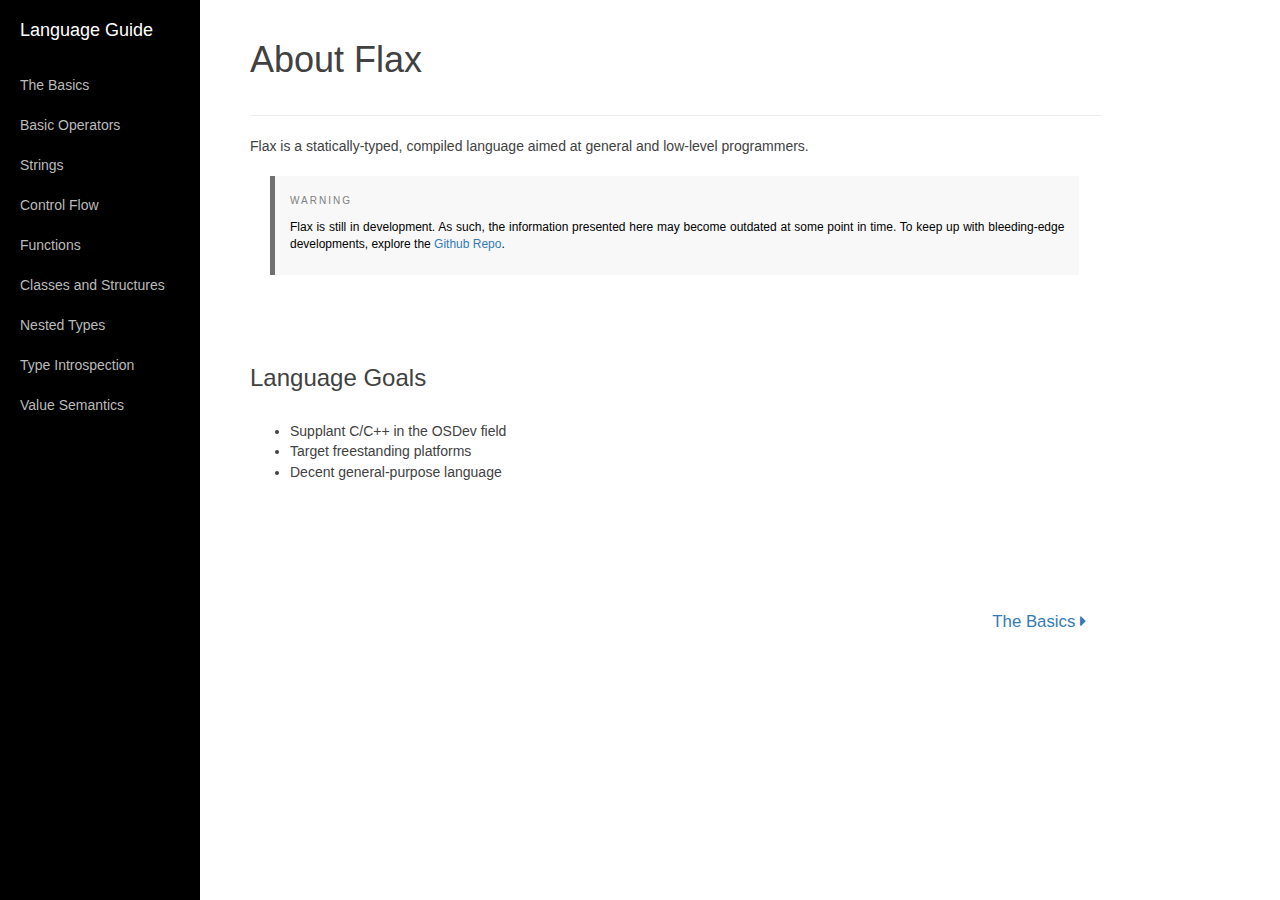
<file: content/intro-page.html>
<!DOCTYPE html>
<html lang="en">

<head>
	<meta charset="utf-8">
	<meta http-equiv="X-UA-Compatible" content="IE=edge">
	<meta name="viewport" content="width=device-width, initial-scale=1">
	<meta name="description" content="">
	<meta name="author" content="">

	<title>Flax Programming Language - Introduction</title>

	<!-- Bootstrap Core CSS -->
	<link href="../css/bootstrap.css" rel="stylesheet">

	<!-- Custom CSS -->
	<link href="../css/style.css" rel="stylesheet">

	<!-- HTML5 Shim and Respond.js IE8 support of HTML5 elements and media queries -->
	<!-- WARNING: Respond.js doesn't work if you view the page via file:// -->
	<!--[if lt IE 9]>
		<script src="https://oss.maxcdn.com/libs/html5shiv/3.7.0/html5shiv.js"></script>
		<script src="https://oss.maxcdn.com/libs/respond.js/1.4.2/respond.min.js"></script>
	<![endif]-->

	<link rel="stylesheet" href="../fonts/font-awesome-4.4.0/css/font-awesome.min.css">


	<link rel="stylesheet" href="../css/prism.css" />
	<script src="../js/prism.js"></script>


	<!-- jQuery -->
	<script src="../js/jquery.js"></script>
	<script src="../js/jquery.easing.min.js"></script>
	<script src="../js/init.js"></script>
</head>

<body>
	<div id="wrapper">
		<a href="#menu-toggle" class="menu-toggle"><i class="fa fa-list"></i></a>

		<div id="sidebar-wrapper"></div>

		<!-- Page Content -->
		<div id="page-content-wrapper">
		<div class="container-fluid">
		<div class="row">
		<div class="col-lg-12" id="main-view">

			<div class="col-lg-12 content-view" id="the-basics">
			<h1 class="content-header">About Flax</h1>
			<hr />

			<p>
			Flax is a statically-typed, compiled language aimed at general and low-level programmers.
			</p>

			<aside class="note">
				<p class="note-title">Warning</p>
				<p class="note-content">
				Flax is still in development. As such, the information presented here may become outdated at some point in time. To keep up
				with bleeding-edge developments, explore the <a href="https://github.com/flax-lang/flax">Github Repo</a>.
				</p>
			</aside>


			<h3 class="subcontent-header" id="language-goals">Language Goals</h3>
			<h3 class="anchor-clicker"></h3><p>

			<ul>
				<li>Supplant C/C++ in the OSDev field</li>
				<li>Target freestanding platforms</li>
				<li>Decent general-purpose language</li>
			</ul>




			<div class="next-prev-footer">
				<div class="footer-next"><a href="the-basics.html">The Basics <i class="fa fa-caret-right"></i></a></div>
			</div>

			</div>

		</div>
		</div>
		</div>
		</div>


	<!-- Bootstrap Core JavaScript -->
	<script src="../js/bootstrap.min.js"></script>
</body>
</html>
</file>
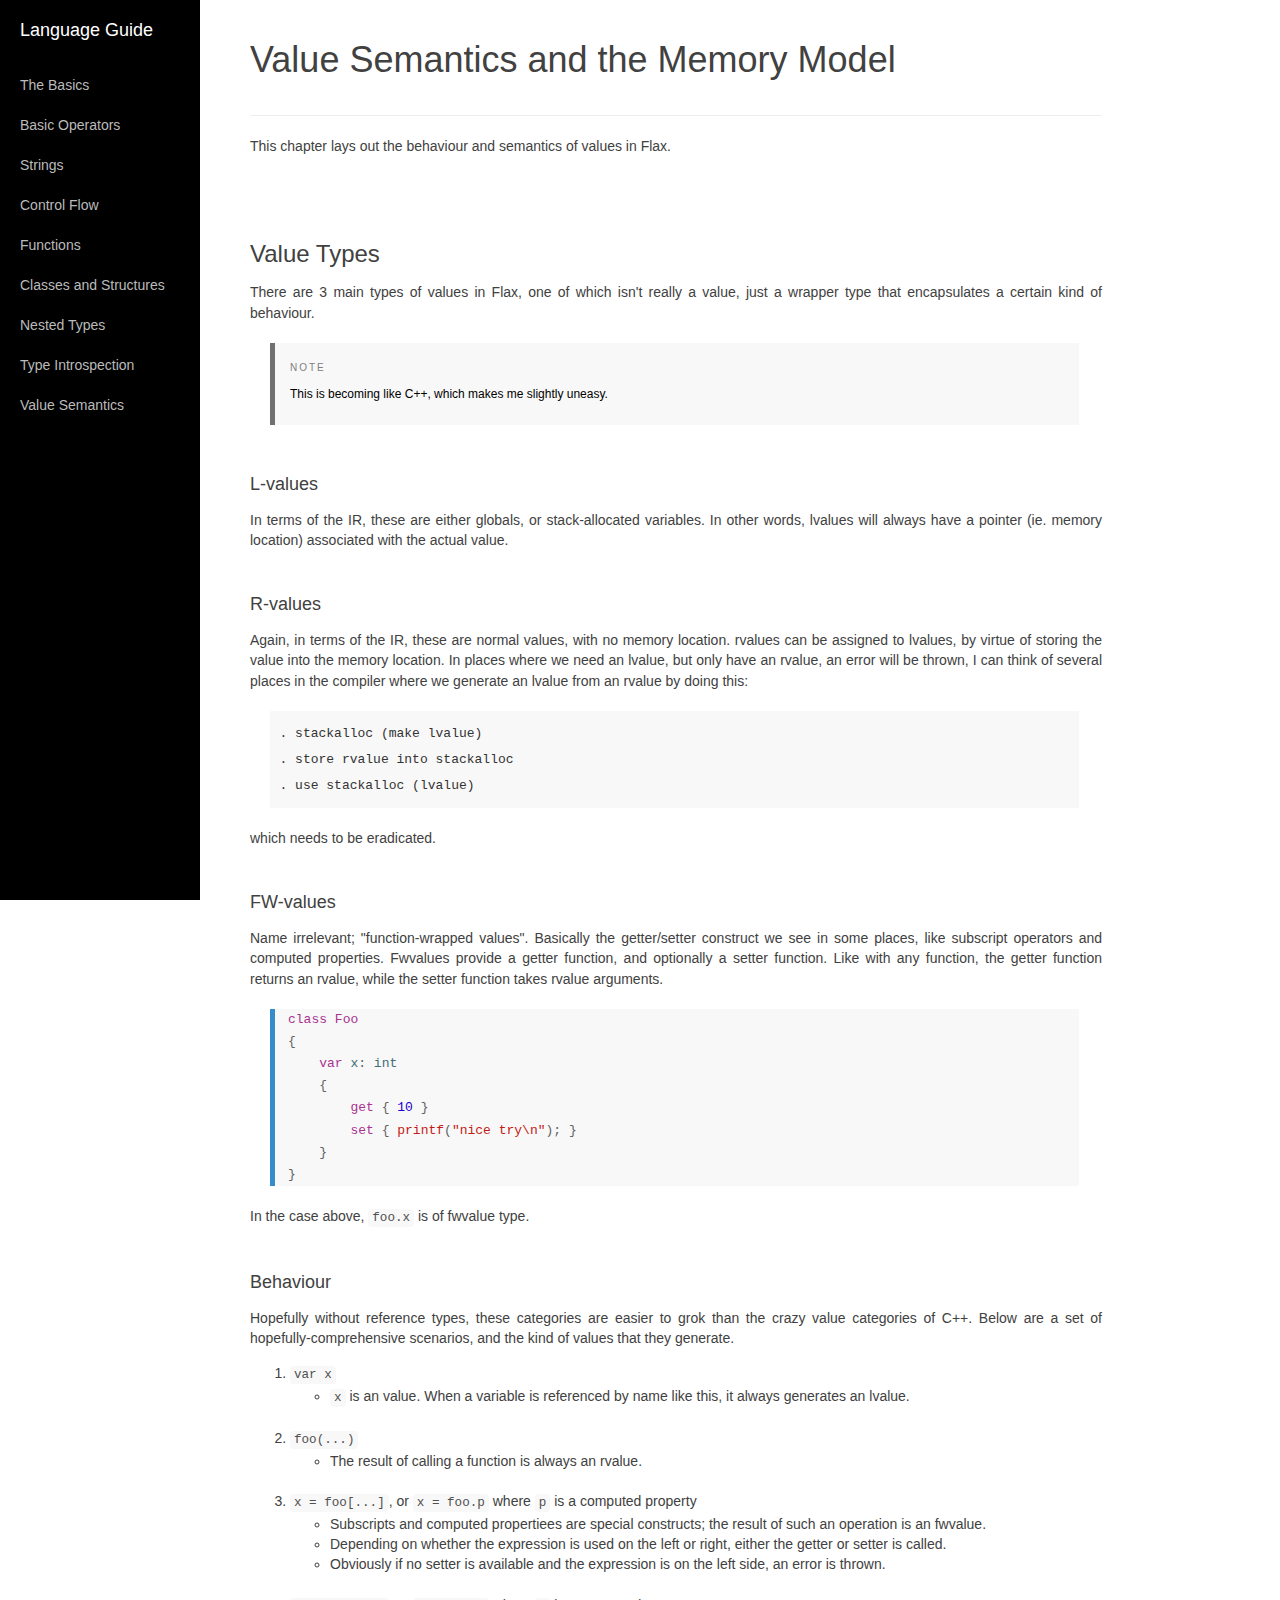
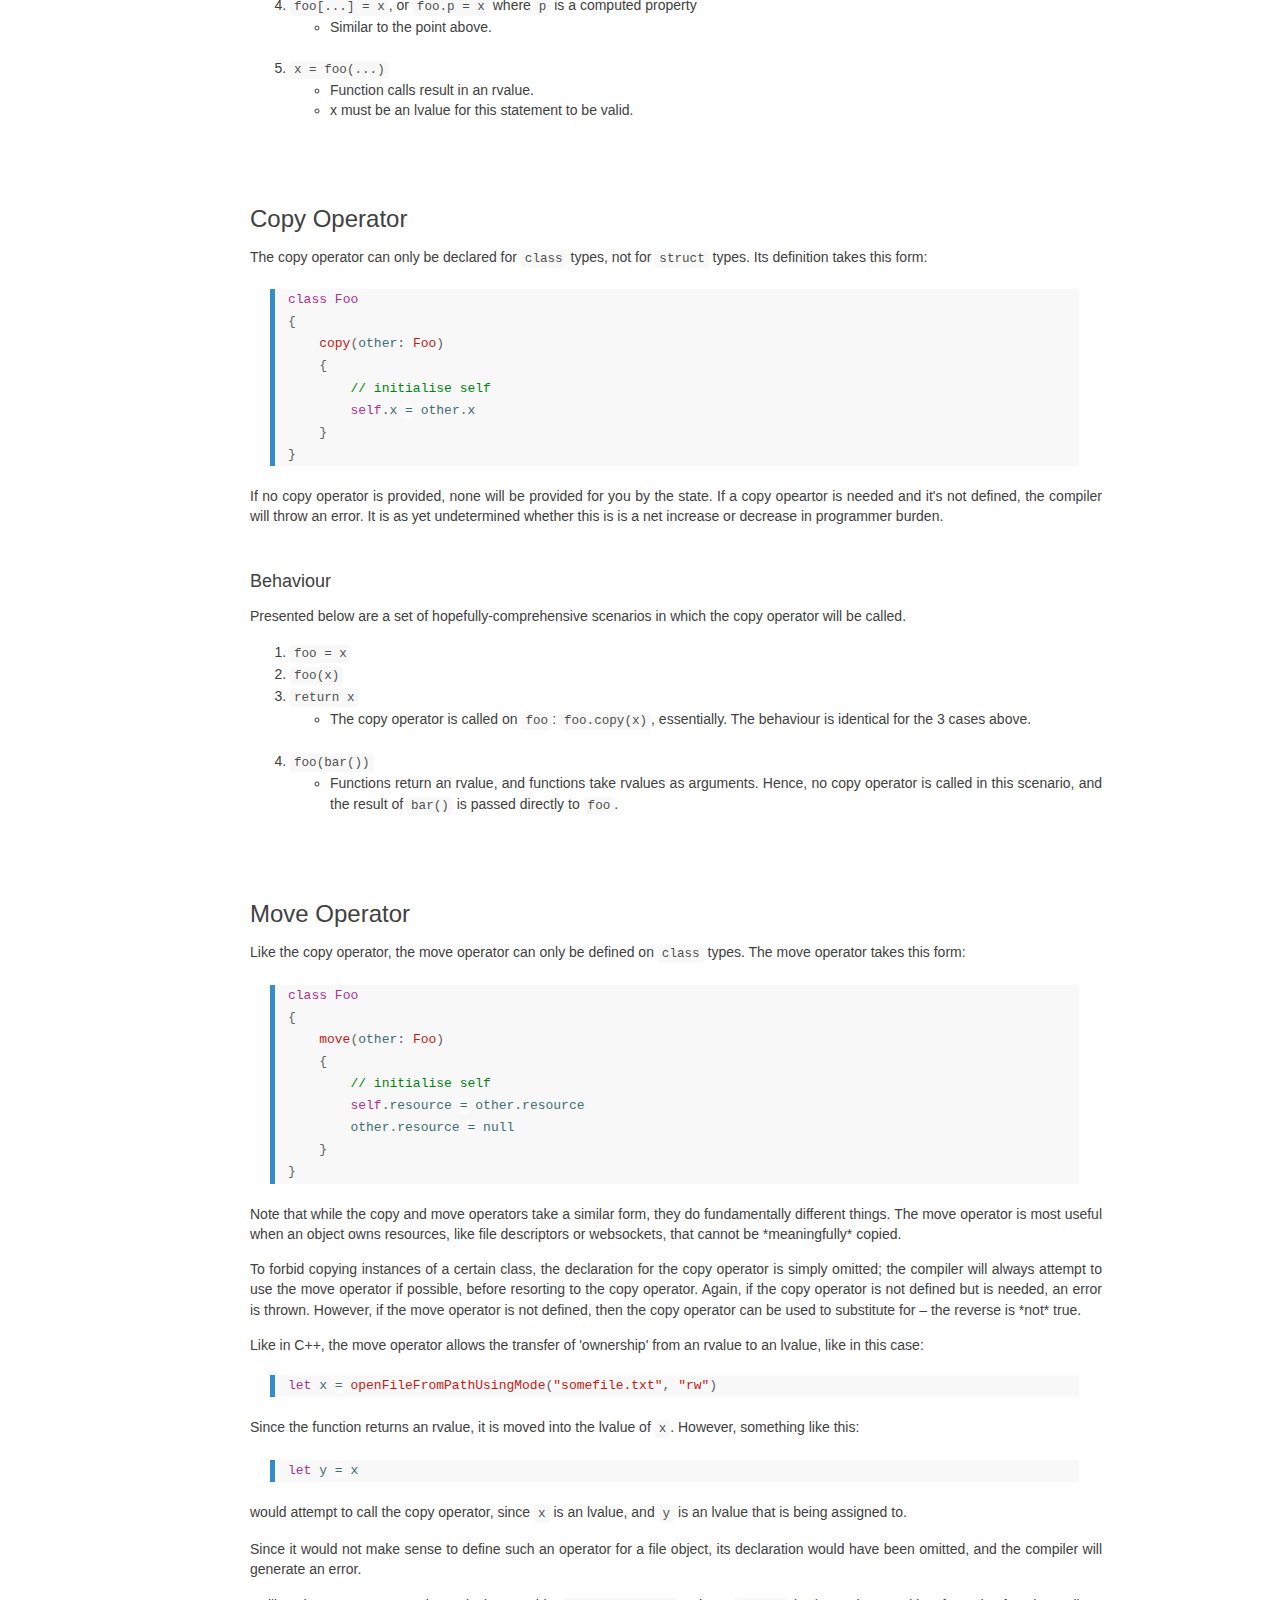
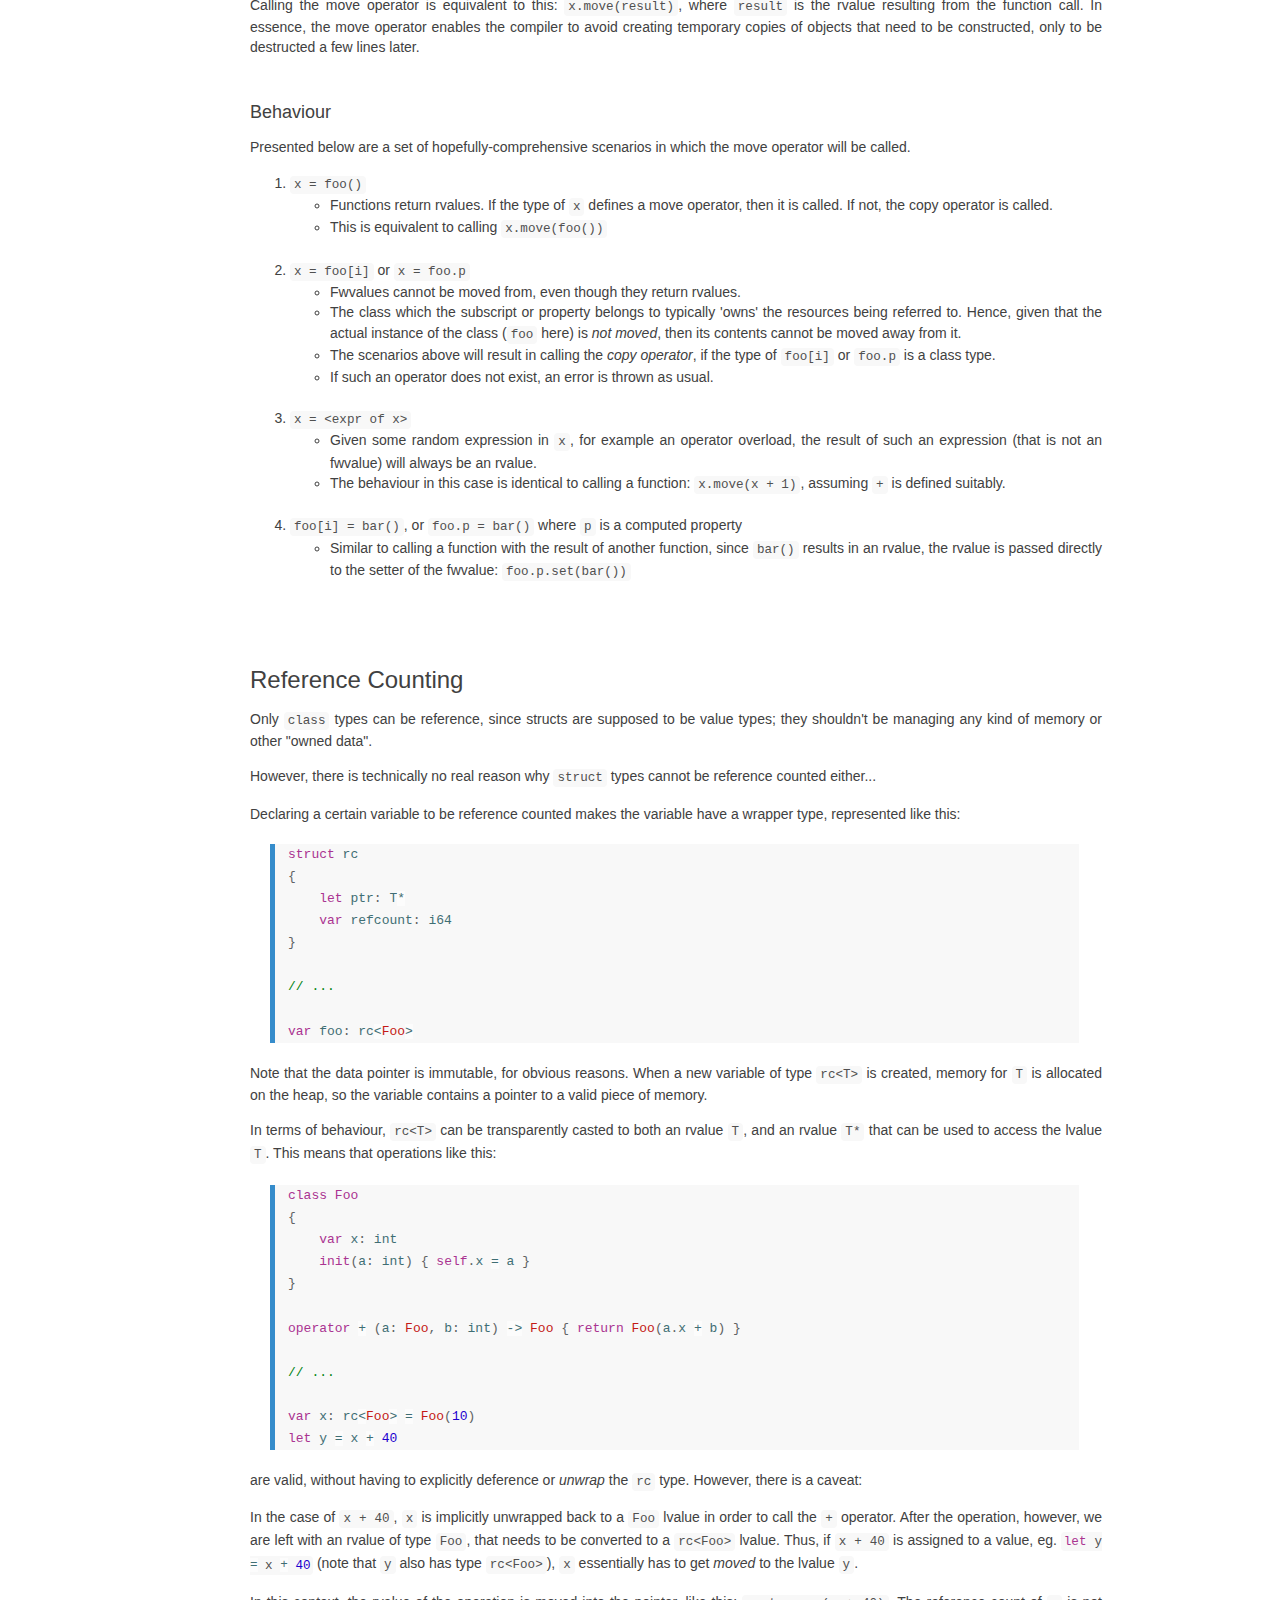
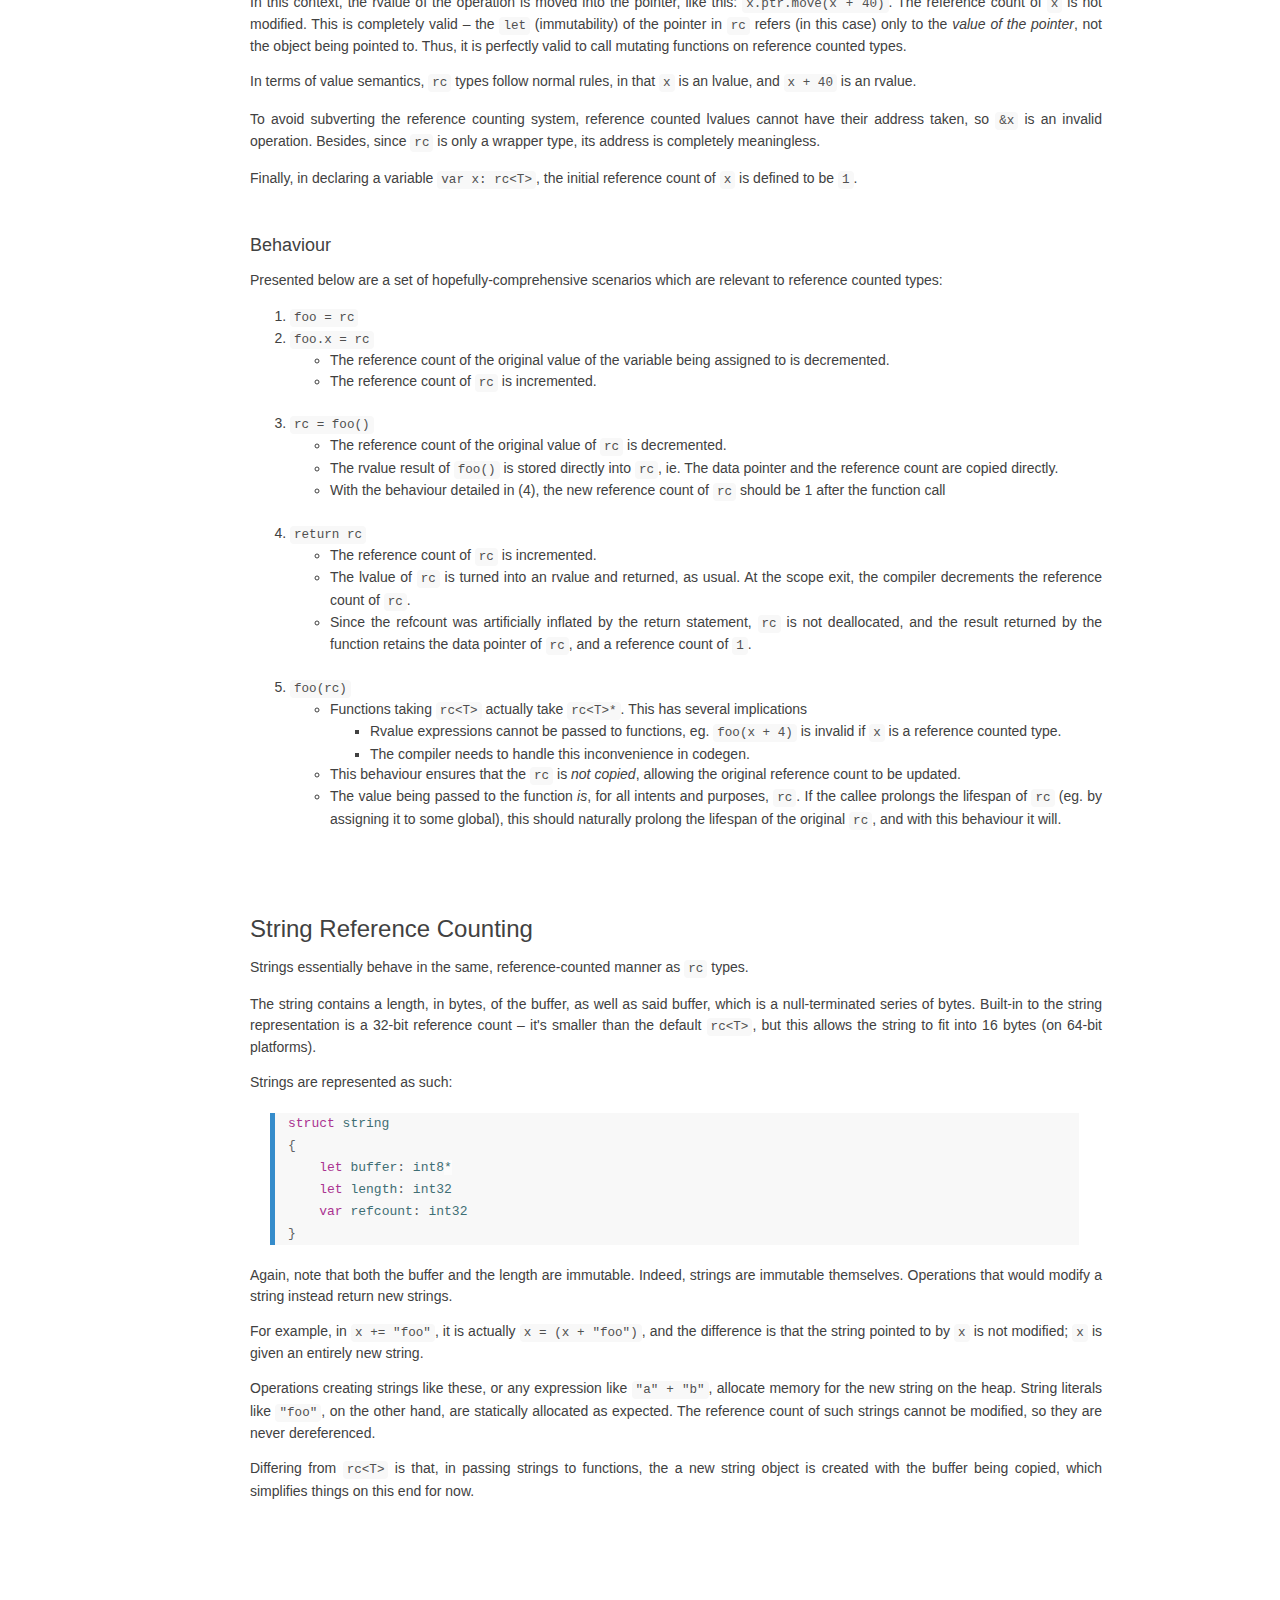
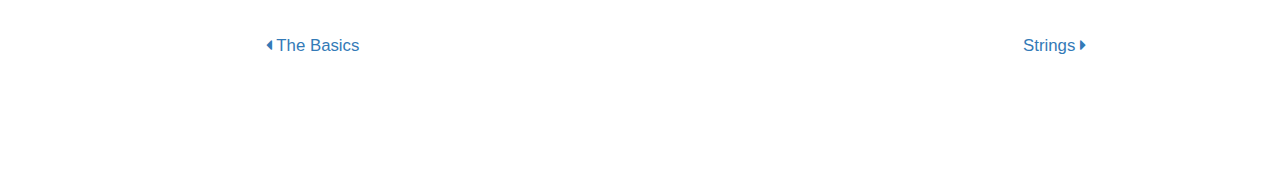
<file: content/memory-model.html>
<!DOCTYPE html>
<html lang="en">

<head>
	<meta charset="utf-8">
	<meta http-equiv="X-UA-Compatible" content="IE=edge">
	<meta name="viewport" content="width=device-width, initial-scale=1">
	<meta name="description" content="">
	<meta name="author" content="">

	<title>Flax Programming Language - Value Semantics and the Memory Model</title>

	<!-- Bootstrap Core CSS -->
	<link href="../css/bootstrap.css" rel="stylesheet">

	<!-- Custom CSS -->
	<link href="../css/style.css" rel="stylesheet">

	<!-- HTML5 Shim and Respond.js IE8 support of HTML5 elements and media queries -->
	<!-- WARNING: Respond.js doesn't work if you view the page via file:// -->
	<!--[if lt IE 9]>
		<script src="https://oss.maxcdn.com/libs/html5shiv/3.7.0/html5shiv.js"></script>
		<script src="https://oss.maxcdn.com/libs/respond.js/1.4.2/respond.min.js"></script>
	<![endif]-->

	<link rel="stylesheet" href="../fonts/font-awesome-4.4.0/css/font-awesome.min.css">


	<link rel="stylesheet" href="../css/prism.css" />
	<script src="../js/prism.js"></script>


	<!-- jQuery -->
	<script src="../js/jquery.js"></script>
	<script src="../js/jquery.easing.min.js"></script>
	<script src="../js/init.js"></script>
</head>

<body>
	<div id="wrapper">
		<a href="#menu-toggle" class="menu-toggle"><i class="fa fa-list"></i></a>

		<div id="sidebar-wrapper"></div>

		<!-- Page Content -->
		<div id="page-content-wrapper">
		<div class="container-fluid">
		<div class="row">
		<div class="col-lg-12" id="main-view">

			<div class="col-lg-12 content-view" id="value-semantics-and-memory-model">
			<h1 class="content-header">Value Semantics and the Memory Model</h1>
			<hr />

			<p>
			This chapter lays out the behaviour and semantics of values in Flax.
			</p>


			<h3 class="subcontent-header" id="value-types">Value Types</h3>
			<h3 class="anchor-clicker"></h3><p>

			There are 3 main types of values in Flax, one of which isn't really a value, just a wrapper type that encapsulates a certain
			kind of behaviour.
			</p>


			<aside class="note">
				<p class="note-title">Note</p>
				<p class="note-content">
				This is becoming like C++, which makes me slightly uneasy.
				</p>
			</aside>



			<h4 class="subcontent-header" id="type-lvalues">L-values</h4>
			<h4 class="anchor-clicker"></h4><p>

			In terms of the IR, these are either globals, or stack-allocated variables. In other words, lvalues will always have a pointer
			(ie. memory location) associated with the actual value.

			</p>




			<h4 class="subcontent-header" id="type-rvalues">R-values</h4>
			<h4 class="anchor-clicker"></h4><p>

			Again, in terms of the IR, these are normal values, with no memory location.

			rvalues can be assigned to lvalues, by virtue of storing the value into the memory location. In places where we need an lvalue,
			but only have an rvalue, an error will be thrown,

			I can think of several places in the compiler where we generate an lvalue from an rvalue by doing this:

<pre class="dcodesegment dcsouter"><code class="dcsinner">. stackalloc (make lvalue)
. store rvalue into stackalloc
. use stackalloc (lvalue)</code></pre>

			which needs to be eradicated.
			</p>


			<h4 class="subcontent-header" id="type-fwvalues">FW-values</h4>
			<h4 class="anchor-clicker"></h4><p>

			Name irrelevant; "function-wrapped values".

			Basically the getter/setter construct we see in some places, like subscript operators and computed properties.
			Fwvalues provide a getter function, and optionally a setter function.

			Like with any function, the getter function returns an rvalue, while the setter function takes rvalue arguments.
			</p>

<pre class="dcodesegment dcsouter"><code class="lang-swift dcsinner">
class Foo
{
	var x: int
	{
		get { 10 }
		set { printf("nice try\n"); }
	}
}</code></pre>

			<p>
			In the case above, <code>foo.x</code> is of fwvalue type.
			</p>





			<h4 class="subcontent-header" id="values-behaviour">Behaviour</h4>
			<h4 class="anchor-clicker"></h4><p>

			Hopefully without reference types, these categories are easier to grok than the crazy value categories of C++. Below are a set of
			hopefully-comprehensive scenarios, and the kind of values that they generate.

			<ol>
				<li><code>var x</code>
					<ul>
						<li><code>x</code> is an value. When a variable is referenced by name like this, it always generates an lvalue.</li>
					</ul>
				</li>
				<br />
				<li><code>foo(...)</code>
					<ul>
						<li>The result of calling a function is always an rvalue.</li>
					</ul>
				</li>
				<br />
				<li><code>x = foo[...]</code>, or <code>x = foo.p</code> where <code>p</code> is a computed property
					<ul>
						<li>Subscripts and computed propertiees are special constructs; the result of such an operation is an fwvalue.</li>
						<li>Depending on whether the expression is used on the left or right, either the getter or setter is called.</li>
						<li>Obviously if no setter is available and the expression is on the left side, an error is thrown.</li>
					</ul>
				</li>
				<br />
				<li><code>foo[...] = x</code>, or <code>foo.p = x</code> where <code>p</code> is a computed property
					<ul>
						<li>Similar to the point above.</li>
					</ul>
				</li>
				<br />
				<li><code>x = foo(...)</code>
					<ul>
						<li>Function calls result in an rvalue.</li>
						<li><cod>x</cod> must be an lvalue for this statement to be valid.</li>
					</ul>
				</li>
			</ol>
			</p>














			<h3 class="subcontent-header" id="copy-operator">Copy Operator</h3>
			<h3 class="anchor-clicker"></h3><p>

			The copy operator can only be declared for <code>class</code> types, not for <code>struct</code> types.
			Its definition takes this form:

<pre class="dcodesegment dcsouter"><code class="lang-swift dcsinner">
class Foo
{
	copy(other: Foo)
	{
		// initialise self
		self.x = other.x
	}
}</code></pre>
			</p>

			<p>
			If no copy operator is provided, none will be provided for you by the state. If a copy opeartor is needed and it's not defined,
			the compiler will throw an error.

			It is as yet undetermined whether this is is a net increase or decrease in programmer burden.
			</p>


			<h4 class="subcontent-header" id="copy-operator-behaviour">Behaviour</h4>
			<h4 class="anchor-clicker"></h4><p>

			Presented below are a set of hopefully-comprehensive scenarios in which the copy operator will be called.

			<ol>
				<li><code>foo = x</code></li>
				<li><code>foo(x)</code></li>
				<li><code>return x</code>
					<ul>
						<li>The copy operator is called on <code>foo</code>: <code>foo.copy(x)</code>, essentially.
							The behaviour is identical for the 3 cases above.</li>
					</ul>
				</li>
				<br />
				<li><code>foo(bar())</code>
					<ul>
						<li>Functions return an rvalue, and functions take rvalues as arguments. Hence, no copy operator is called in
							this scenario, and the result of <code>bar()</code> is passed directly to <code>foo</code>.</li>
					</ul>
				</li>
			</ol>


			</p>









			<h3 class="subcontent-header" id="move-operator">Move Operator</h3>
			<h3 class="anchor-clicker"></h3><p>

			Like the copy operator, the move operator can only be defined on <code>class</code> types.
			The move operator takes this form:

<pre class="dcodesegment dcsouter"><code class="lang-swift dcsinner">
class Foo
{
	move(other: Foo)
	{
		// initialise self
		self.resource = other.resource
		other.resource = null
	}
}</code></pre>
			</p>

			<p>
			Note that while the copy and move operators take a similar form, they do fundamentally different things. The move operator is
			most useful when an object owns resources, like file descriptors or websockets, that cannot be *meaningfully* copied.
			</p>

			<p>
			To forbid copying instances of a certain class, the declaration for the copy operator is simply omitted; the compiler will
			always attempt to use the move operator if possible, before resorting to the copy operator. Again, if the copy operator is
			not defined but is needed, an error is thrown. However, if the move operator is not defined, then the copy operator can be
			used to substitute for – the reverse is *not* true.
			</p>

			<p>
			Like in C++, the move operator allows the transfer of 'ownership' from an rvalue to an lvalue, like in this case:

<pre class="dcodesegment dcsouter"><code class="lang-swift dcsinner">let x = openFileFromPathUsingMode("somefile.txt", "rw")
</code></pre>

			Since the function returns an rvalue, it is moved into the lvalue of <code>x</code>. However, something like this:

<pre class="dcodesegment dcsouter"><code class="lang-swift dcsinner">let y = x
</code></pre>

			would attempt to call the copy operator, since <code>x</code> is an lvalue, and <code>y</code> is an lvalue that is being assigned to.
			</p>

			<p>
			Since it would not make sense to define such an operator for a file object, its declaration would have been omitted, and the
			compiler will generate an error.
			</p>

			<p>
			Calling the move operator is equivalent to this: <code>x.move(result)</code>, where <code>result</code>
			is the rvalue resulting from the function call.

			In essence, the move operator enables the compiler to avoid creating temporary copies of objects that need to be constructed,
			only to be destructed a few lines later.
			</p>





			<h4 class="subcontent-header" id="move-operator-behaviour">Behaviour</h4>
			<h4 class="anchor-clicker"></h4><p>

			Presented below are a set of hopefully-comprehensive scenarios in which the move operator will be called.

			<ol>
				<li><code>x = foo()</code>
					<ul>
						<li>Functions return rvalues. If the type of <code>x</code> defines a move operator, then it is called. If not,
						the copy operator is called.</li>
						<li>This is equivalent to calling <code>x.move(foo())</code></li>
					</ul>
				</li>
				<br />
				<li><code>x = foo[i]</code> or <code>x = foo.p</code></li>
					<ul>
						<li>Fwvalues cannot be moved from, even though they return rvalues.</li>
						<li>The class which the subscript or property belongs to typically 'owns' the resources being referred to. Hence,
						given that the actual instance of the class (<code>foo</code> here) is <i>not moved</i>, then its contents cannot
						be moved away from it.</li>
						<li>The scenarios above will result in calling the <i>copy operator</i>, if the type of <code>foo[i]</code> or
						<code>foo.p</code> is a class type.</li>
						<li>If such an operator does not exist, an error is thrown as usual.</li>
					</ul>
				</li>
				<br />
				<li><code>x = &lt;expr of x&gt;</code>
					<ul>
						<li>Given some random expression in <code>x</code>, for example an operator overload, the result of such an expression
						(that is not an fwvalue) will always be an rvalue.</li>
						<li>The behaviour in this case is identical to calling a function: <code>x.move(x + 1)</code>, assuming
						<code>+</code> is defined suitably.</li>
					</ul>
				</li>
				<br />
				<li><code>foo[i] = bar()</code>, or <code>foo.p = bar()</code> where <code>p</code> is a computed property
					<ul>
						<li>Similar to calling a function with the result of another function, since <code>bar()</code> results in an rvalue,
						the rvalue is passed directly to the setter of the fwvalue: <code>foo.p.set(bar())</code></li>
					</ul>
				</li>
			</ol>

			</p>












			<h3 class="subcontent-header" id="reference-counting">Reference Counting</h3>
			<h3 class="anchor-clicker"></h3><p>

			Only <code>class</code> types can be reference, since structs are supposed to be value types; they shouldn't be managing any
			kind of memory or other "owned data".
			</p>

			<p>
			However, there is technically no real reason why <code>struct</code> types cannot be reference counted either...
			</p>

			<p>
			Declaring a certain variable to be reference counted makes the variable have a wrapper type, represented like this:

<pre class="dcodesegment dcsouter"><code class="lang-swift dcsinner">
struct rc
{
	let ptr: T*
	var refcount: i64
}

// ...

var foo: rc&lt;Foo&gt;</code></pre>

			Note that the data pointer is immutable, for obvious reasons. When a new variable of type <code>rc&lt;T&gt;</code> is created,
			memory for <code>T</code> is allocated on the heap, so the variable contains a pointer to a valid piece of memory.
			</p>

			<p>
			In terms of behaviour, <code>rc&lt;T&gt;</code> can be transparently
			casted to both an rvalue <code>T</code>, and an rvalue <code>T*</code> that can be used to access the lvalue <code>T</code>.
			This means that operations like this:

<pre class="dcodesegment dcsouter"><code class="lang-swift dcsinner">
class Foo
{
	var x: int
	init(a: int) { self.x = a }
}

operator + (a: Foo, b: int) -> Foo { return Foo(a.x + b) }

// ...

var x: rc&lt;Foo&gt; = Foo(10)
let y = x + 40
</code></pre>

			are valid, without having to explicitly deference or <i>unwrap</i> the <code>rc</code> type. However, there is a caveat:
			</p>

			<p>
			In the case of <code>x + 40</code>, <code>x</code> is implicitly unwrapped back to a <code>Foo</code> lvalue in order to call
			the <code>+</code> operator. After the operation, however, we are left with an rvalue of type <code>Foo</code>, that needs to be converted to a <code>rc&lt;Foo&gt;</code> lvalue. Thus, if <code>x + 40</code> is assigned to a value, eg.
			<code class="lang-swift">let y = x + 40</code> (note that <code>y</code> also has type <code>rc&lt;Foo&gt;</code>),
			<code>x</code> essentially has to get <i>moved</i> to the lvalue <code>y</code>.
			</p>

			<p>
			In this context, the rvalue of the operation is moved into the pointer, like this: <code>x.ptr.move(x + 40)</code>. The reference
			count of <code>x</code> is not modified. This is completely valid – the <code>let</code> (immutability) of the pointer in
			<code>rc</code> refers (in this case) only to the <i>value of the pointer</i>, not the object being pointed to. Thus, it is
			perfectly valid to call mutating functions on reference counted types.
			</p>




			<p>
			In terms of value semantics, <code>rc</code> types follow normal rules, in that <code>x</code> is an lvalue, and
			<code>x + 40</code> is an rvalue.
			</p>

			<p>
			To avoid subverting the reference counting system, reference counted lvalues cannot have their address taken, so
			<code>&amp;x</code> is an invalid operation. Besides, since <code>rc</code> is only a wrapper type, its address is
			completely meaningless.
			</p>

			<p>
			Finally, in declaring a variable <code>var x: rc&lt;T&gt;</code>, the initial reference count of <code>x</code> is defined to
			be <code>1</code>.
			</p>






			<h4 class="subcontent-header" id="refcounting-behaviour">Behaviour</h4>
			<h4 class="anchor-clicker"></h4><p>

			Presented below are a set of hopefully-comprehensive scenarios which are relevant to reference counted types:

			<ol>
				<li><code>foo = rc</code></li>
				<li><code>foo.x = rc</code>
					<ul>
						<li>The reference count of the original value of the variable being assigned to is decremented.</li>
						<li>The reference count of <code>rc</code> is incremented.</li>
					</ul>
				</li>
				<br />
				<li><code>rc = foo()</code>
					<ul>
						<li>The reference count of the original value of <code>rc</code> is decremented.</li>
						<li>The rvalue result of <code>foo()</code> is stored directly into <code>rc</code>, ie. The data pointer
						and the reference count are copied directly.</li>
						<li>With the behaviour detailed in (4), the new reference count of <code>rc</code> should be <cod>1</cod> after
						the function call</li>
					</ul>
				</li>
				<br />
				<li><code>return rc</code>
					<ul>
						<li>The reference count of <code>rc</code> is incremented.</li>
						<li>The lvalue of <code>rc</code> is turned into an rvalue and returned, as usual. At the scope exit, the
						compiler decrements the reference count of <code>rc</code>.</li>
						<li>Since the refcount was artificially inflated by the return statement, <code>rc</code> is not deallocated, and
						the result returned by the function retains the data pointer of <code>rc</code>, and a reference count of
						<code>1</code>.</li>
					</ul>
				</li>
				<br />
				<li><code>foo(rc)</code>
					<ul>
						<li>Functions taking <code>rc&lt;T&gt;</code> actually take <code>rc&lt;T&gt;*</code>. This has several implications
							<ul>
								<li>Rvalue expressions cannot be passed to functions, eg. <code>foo(x + 4)</code> is invalid if
								<code>x</code> is a reference counted type.</li>
								<li>The compiler needs to handle this inconvenience in codegen.</li>
							</ul>
						</li>
						<li>This behaviour ensures that the <code>rc</code> is <i>not copied</i>, allowing the original reference count to
						be updated.</li>
						<li>The value being passed to the function <i>is</i>, for all intents and purposes, <code>rc</code>. If the
						callee prolongs the lifespan of <code>rc</code> (eg. by assigning it to some global), this should naturally
						prolong the lifespan of the original <code>rc</code>, and with this behaviour it will.</li>
					</ul>
				</li>
			</ol>
			</p>















			<h3 class="subcontent-header" id="string-refcounting">String Reference Counting</h3>
			<h3 class="anchor-clicker"></h3><p>

			Strings essentially behave in the same, reference-counted manner as <code>rc</code> types.
			</p>

			<p>
			The string contains a length, in bytes, of the buffer, as well as said buffer, which is a null-terminated series of bytes.
			Built-in to the string representation is a 32-bit reference count – it's smaller than the default <code>rc&lt;T&gt;</code>,
			but this allows the string to fit into 16 bytes (on 64-bit platforms).
			</p>

			<p>
			Strings are represented as such:

<pre class="dcodesegment dcsouter"><code class="lang-swift dcsinner">
struct string
{
	let buffer: int8*
	let length: int32
	var refcount: int32
}</code></pre>

			Again, note that both the buffer and the length are immutable. Indeed, strings are immutable themselves. Operations that would
			modify a string instead return new strings.
			</p>

			<p>
			For example, in <code>x += &quot;foo&quot;</code>, it is actually <code>x = (x + &quot;foo&quot;)</code>, and the difference is
			that the string pointed to by <code>x</code> is not modified; <code>x</code> is given an entirely new string.
			</p>

			<p>
			Operations creating strings like these, or any expression like <code>&quot;a&quot; + &quot;b&quot;</code>, allocate memory for
			the new string on the heap. String literals like <code>&quot;foo&quot;</code>, on the other hand, are statically allocated as
			expected. The reference count of such strings cannot be modified, so they are never dereferenced.
			</p>

			<p>
			Differing from <code>rc&lt;T&gt;</code> is that, in passing strings to functions, the a new string object is created with the
			buffer being copied, which simplifies things on this end for now.
			</p>








			<div class="next-prev-footer">
				<div class="footer-prev"><a href="the-basics.html"><i class="fa fa-caret-left"></i> The Basics</a></div>
				<div class="footer-next"><a href="strings.html">Strings <i class="fa fa-caret-right"></i></a></div>
			</div>


			</div>



		</div>
		</div>
		</div>
		</div>


	<!-- Bootstrap Core JavaScript -->
	<script src="../js/bootstrap.min.js"></script>
</body>
</html>
</file>
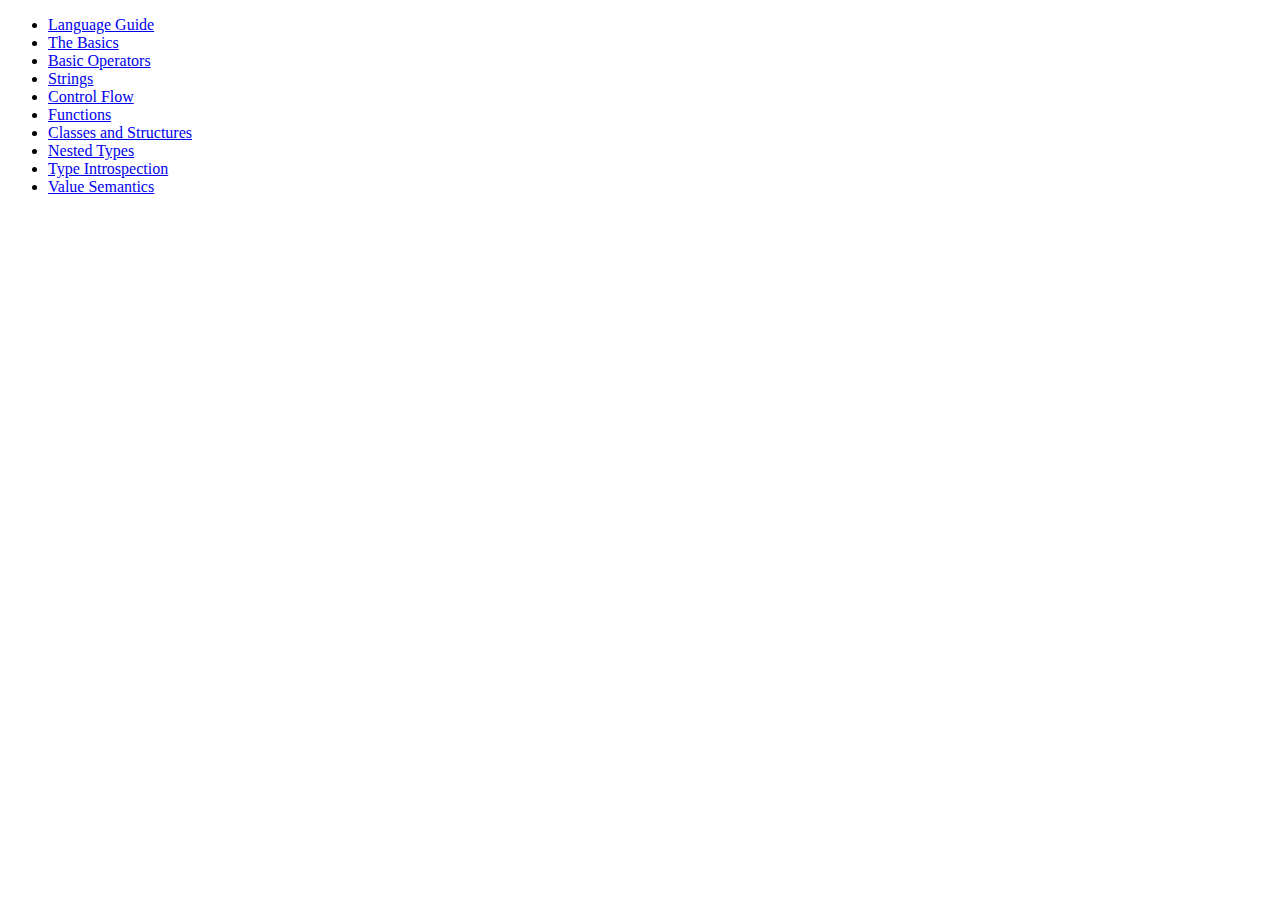
<file: content/sidebar.html>
<!DOCTYPE html>
<html>
<body>
	<ul class="sidebar-nav">
		<li class="sidebar-brand section-button" id="intro-page">
			<a href="#">
				Language Guide
			</a>
		</li>
		<li class="section-button" id="the-basics">
			<a href="#">The Basics</a>
		</li>
		<li class="section-button" id="basic-operators">
			<a href="#">Basic Operators</a>
		</li>
		<li class="section-button" id="strings">
			<a href="#">Strings</a>
		</li>
		<li class="section-button" id="control-flow">
			<a href="#">Control Flow</a>
		</li>
		<li class="section-button" id="functions">
			<a href="#">Functions</a>
		</li>
		<li class="section-button" id="classes-and-structs">
			<a href="#">Classes and Structures</a>
		</li>
		<li class="section-button" id="nested-types">
			<a href="#">Nested Types</a>
		</li>
		<li class="section-button" id="type-introspection">
			<a href="#">Type Introspection</a>
		</li>
		<li class="section-button" id="value-semantics">
			<a href="#">Value Semantics</a>
		</li>
	</ul>
</body>
</html>
</file>
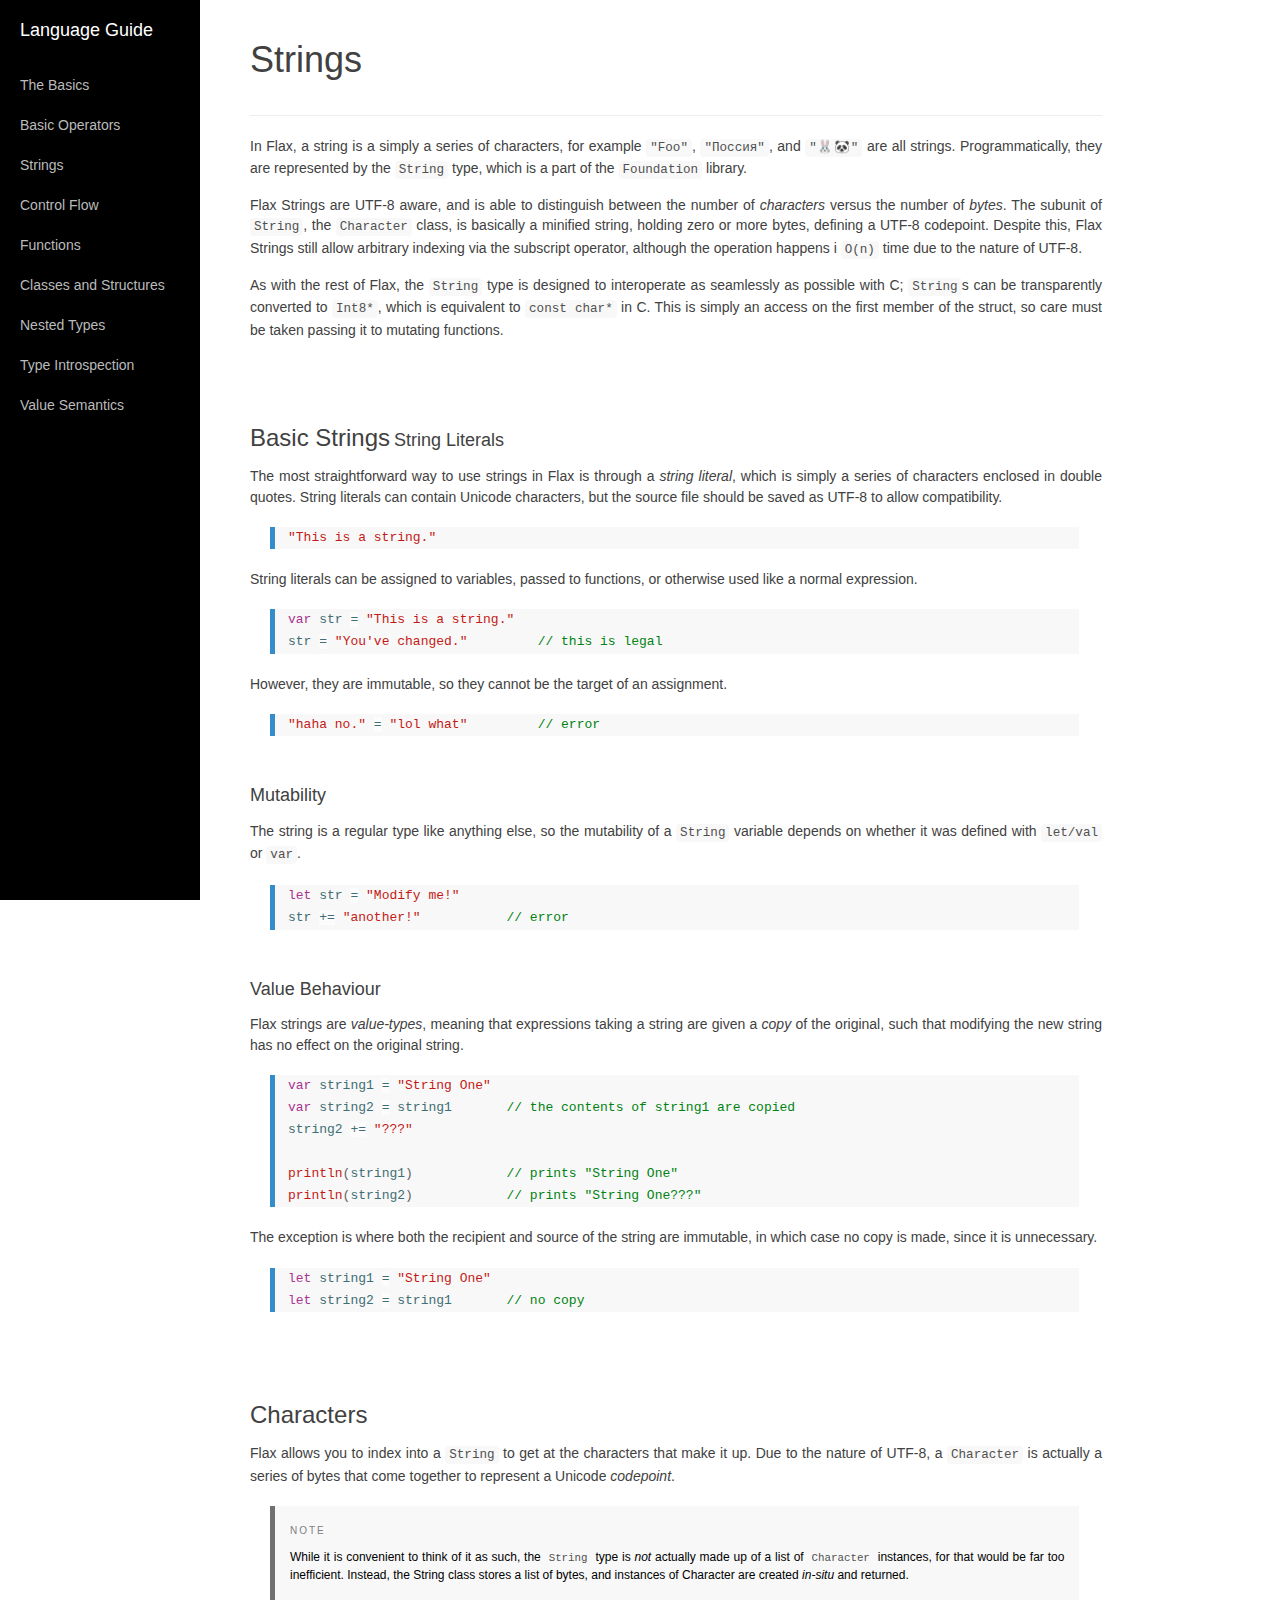
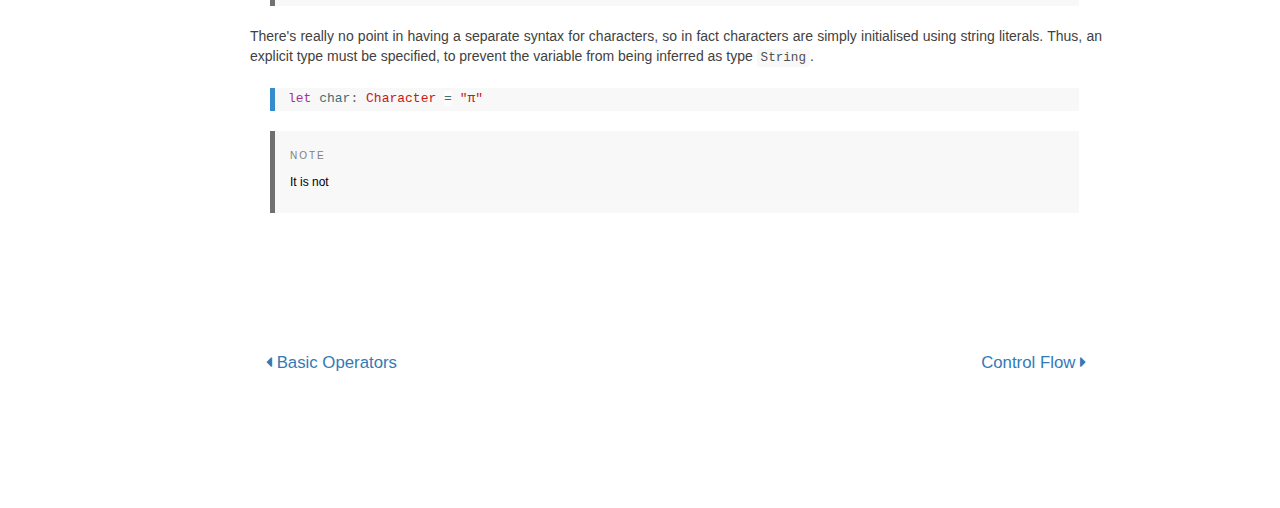
<file: content/strings.html>
<!DOCTYPE html>
<html lang="en">

<head>
	<meta charset="utf-8">
	<meta http-equiv="X-UA-Compatible" content="IE=edge">
	<meta name="viewport" content="width=device-width, initial-scale=1">
	<meta name="description" content="">
	<meta name="author" content="">

	<title>Flax Programming Language - Strings</title>

	<!-- Bootstrap Core CSS -->
	<link href="../css/bootstrap.css" rel="stylesheet">

	<!-- Custom CSS -->
	<link href="../css/style.css" rel="stylesheet">

	<!-- HTML5 Shim and Respond.js IE8 support of HTML5 elements and media queries -->
	<!-- WARNING: Respond.js doesn't work if you view the page via file:// -->
	<!--[if lt IE 9]>
		<script src="https://oss.maxcdn.com/libs/html5shiv/3.7.0/html5shiv.js"></script>
		<script src="https://oss.maxcdn.com/libs/respond.js/1.4.2/respond.min.js"></script>
	<![endif]-->

	<link rel="stylesheet" href="../fonts/font-awesome-4.4.0/css/font-awesome.min.css">


	<link rel="stylesheet" href="../css/prism.css" />
	<script src="../js/prism.js"></script>


	<!-- jQuery -->
	<script src="../js/jquery.js"></script>
	<script src="../js/jquery.easing.min.js"></script>
	<script src="../js/init.js"></script>
</head>

<body>
	<div id="wrapper">
		<a href="#menu-toggle" class="menu-toggle"><i class="fa fa-list"></i></a>

		<div id="sidebar-wrapper"></div>

		<!-- Page Content -->
		<div id="page-content-wrapper">
		<div class="container-fluid">
		<div class="row">
		<div class="col-lg-12" id="main-view">

			<div class="col-lg-12 content-view" id="the-basics">
			<h1 class="content-header">Strings</h1>
			<hr />

			<p>
				In Flax, a string is a simply a series of characters, for example <code>"Foo"</code>, <code>"Поссия"</code>, and
				<code>"🐰🐼"</code> are all strings. Programmatically, they are represented by the <code>String</code> type, which
				is a part of the <code>Foundation</code> library.
			</p>

			<p>
				Flax Strings are UTF-8 aware, and is able to distinguish between the number of <i>characters</i> versus the number of
				<i>bytes</i>. The subunit of <code>String</code>, the <code>Character</code> class, is basically a minified string, holding
				zero or more bytes, defining a UTF-8 codepoint.

				Despite this, Flax Strings still allow arbitrary indexing via the subscript operator, although the operation happens i
				<code>O(n)</code> time due to the nature of UTF-8.
			</p>


			<p>
				As with the rest of Flax, the <code>String</code> type is designed to interoperate as seamlessly as possible with C;
				<code>String</code>s can be transparently converted to <code>Int8*</code>, which is equivalent to <code>const char*</code> in C.
				This is simply an access on the first member of the struct, so care must be taken passing it to mutating functions.
			</p>






			<h3 class="subcontent-header" id="basic-strings">Basic Strings</h3>
			<h3 class="anchor-clicker"></h3>

			<h4 class="subcontent-header" id="string-literals">String Literals</h4>
			<h4 class="anchor-clicker"></h4><p>

				The most straightforward way to use strings in Flax is through a <i>string literal</i>, which is simply a series of characters
				enclosed in double quotes. String literals can contain Unicode characters, but the source file should be saved as UTF-8 to
				allow compatibility.

<pre class="dcodesegment dcsouter"><code class="lang-swift dcsinner">
"This is a string."
</code></pre>

			</p>

			<p>
				String literals can be assigned to variables, passed to functions, or otherwise used like a normal expression.

<pre class="dcodesegment dcsouter"><code class="lang-swift dcsinner">
var str = "This is a string."
str = "You've changed."			// this is legal
</code></pre>

				However, they are immutable, so they cannot be the target of an assignment.

<pre class="dcodesegment dcsouter"><code class="lang-swift dcsinner">
"haha no." = "lol what"			// error
</code></pre>

			</p>



			<h4 class="subcontent-header" id="mutability">Mutability</h4>
			<h4 class="anchor-clicker"></h4><p>

				The string is a regular type like anything else, so the mutability of a <code>String</code> variable depends on whether
				it was defined with <code>let/val</code> or <code>var</code>.

<pre class="dcodesegment dcsouter"><code class="lang-swift dcsinner">
let str = "Modify me!"
str += "another!"			// error
</code></pre>
			</p>





			<h4 class="subcontent-header" id="value-behaviour">Value Behaviour</h4>
			<h4 class="anchor-clicker"></h4><p>

				Flax strings are <i>value-types</i>, meaning that expressions taking a string are given a <i>copy</i> of the original, such
				that modifying the new string has no effect on the original string.

<pre class="dcodesegment dcsouter"><code class="lang-swift dcsinner">
var string1 = "String One"
var string2 = string1		// the contents of string1 are copied
string2 += "???"

println(string1)			// prints "String One"
println(string2)			// prints "String One???"
</code></pre>

				The exception is where both the recipient and source of the string are immutable, in which case no copy is made, since
				it is unnecessary.
<pre class="dcodesegment dcsouter"><code class="lang-swift dcsinner">
let string1 = "String One"
let string2 = string1		// no copy
</code></pre>
			</p>






			<h3 class="subcontent-header" id="characters">Characters</h3>
			<h3 class="anchor-clicker"></h3><p>

				Flax allows you to index into a <code>String</code> to get at the characters that make it up. Due to the nature of UTF-8,
				a <code>Character</code> is actually a series of bytes that come together to represent a Unicode <i>codepoint</i>.

				<aside class="note">
					<p class="note-title">Note</p>
					<p class="note-content">
					While it is convenient to think of it as such, the <code>String</code> type is <i>not</i> actually made up of a list of
					<code>Character</code> instances, for that would be far too inefficient. Instead, the String class stores a list of bytes,
					and instances of Character are created <i>in-situ</i> and returned.
					</p>
				</aside>

				There's really no point in having a separate syntax for characters, so in fact characters are simply initialised using string
				literals. Thus, an explicit type must be specified, to prevent the variable from being inferred as type <code>String</code>.

<pre class="dcodesegment dcsouter"><code class="lang-swift dcsinner">
let char: Character = "π"
</code></pre>

				<aside class="note">
					<p class="note-title">Note</p>
					<p class="note-content">
					It is not
					</p>
				</aside>
			</p>



























			<div class="next-prev-footer">
				<div class="footer-prev"><a href="basic-operators.html"><i class="fa fa-caret-left"></i> Basic Operators</a></div>
				<div class="footer-next"><a href="control-flow.html">Control Flow <i class="fa fa-caret-right"></i></a></div>
			</div>

			</div>

		</div>
		</div>
		</div>
		</div>


	<!-- Bootstrap Core JavaScript -->
	<script src="../js/bootstrap.min.js"></script>
</body>
</html>
</file>
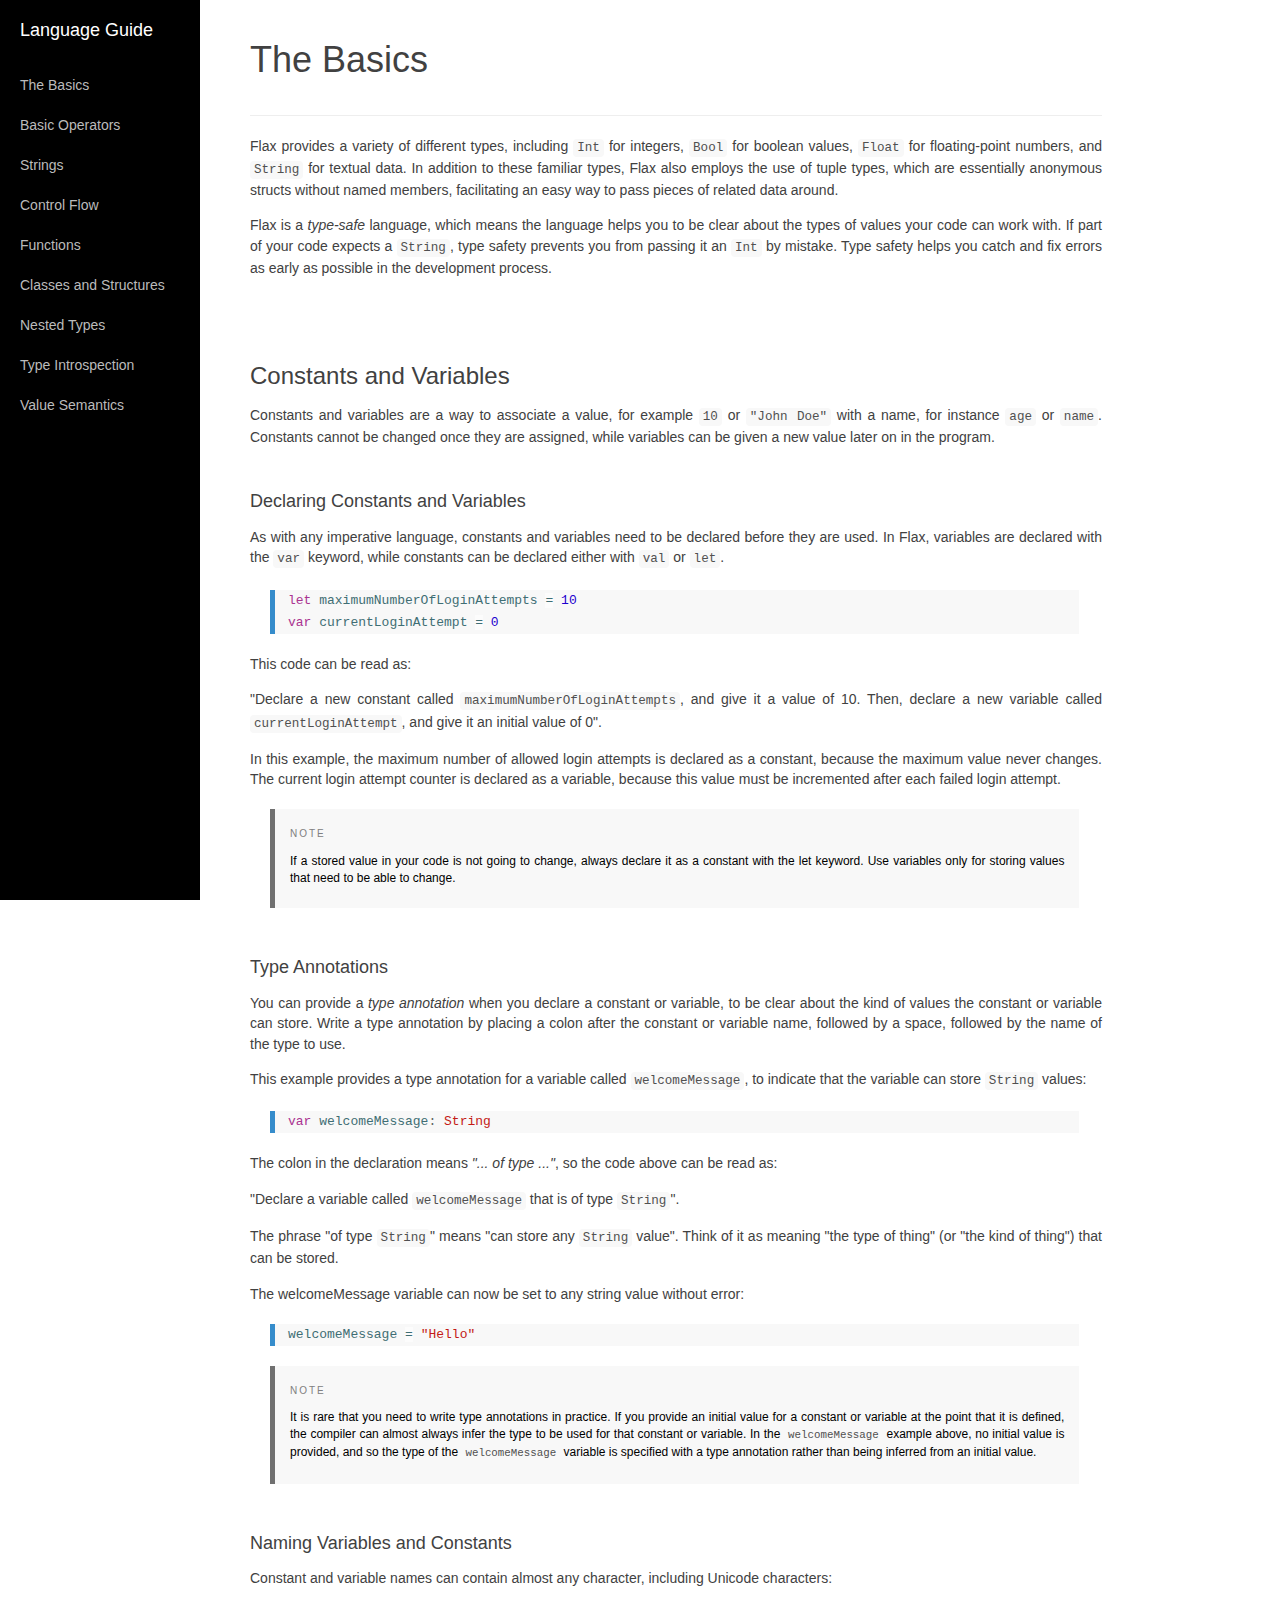
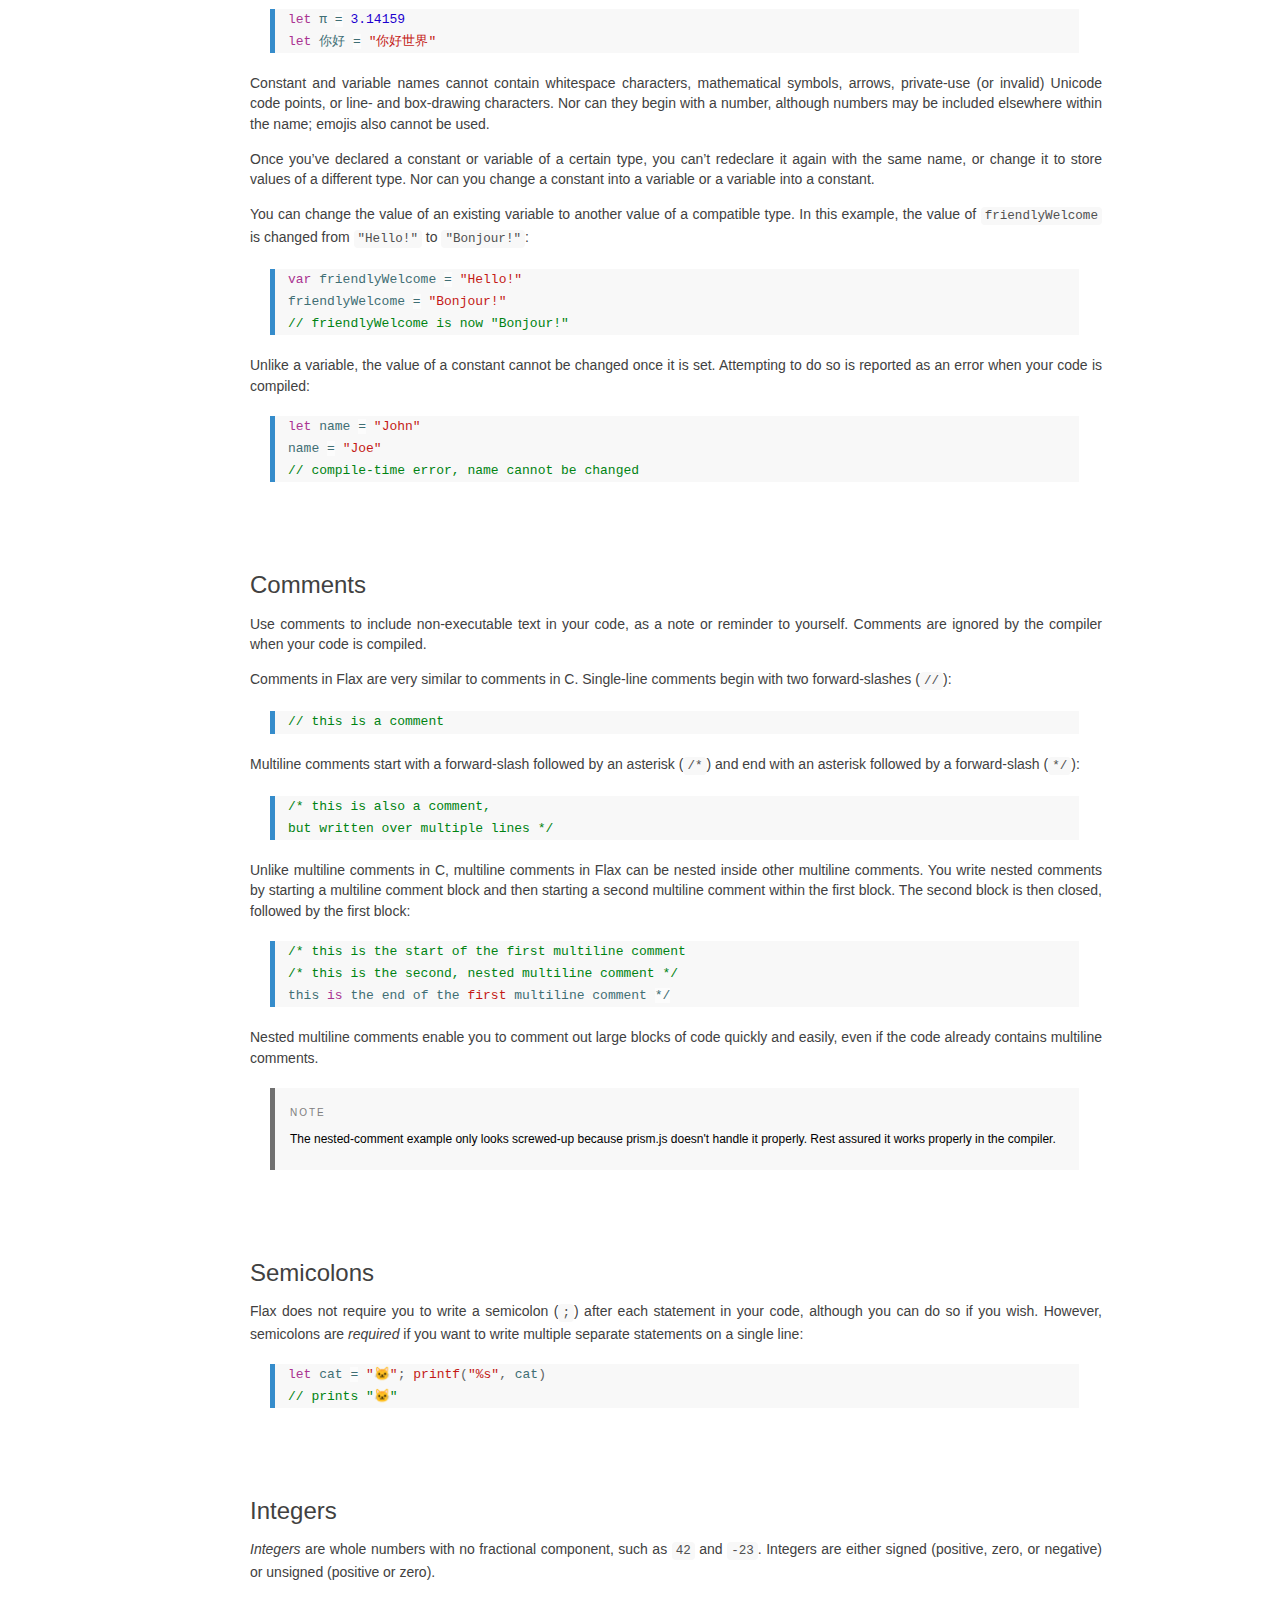
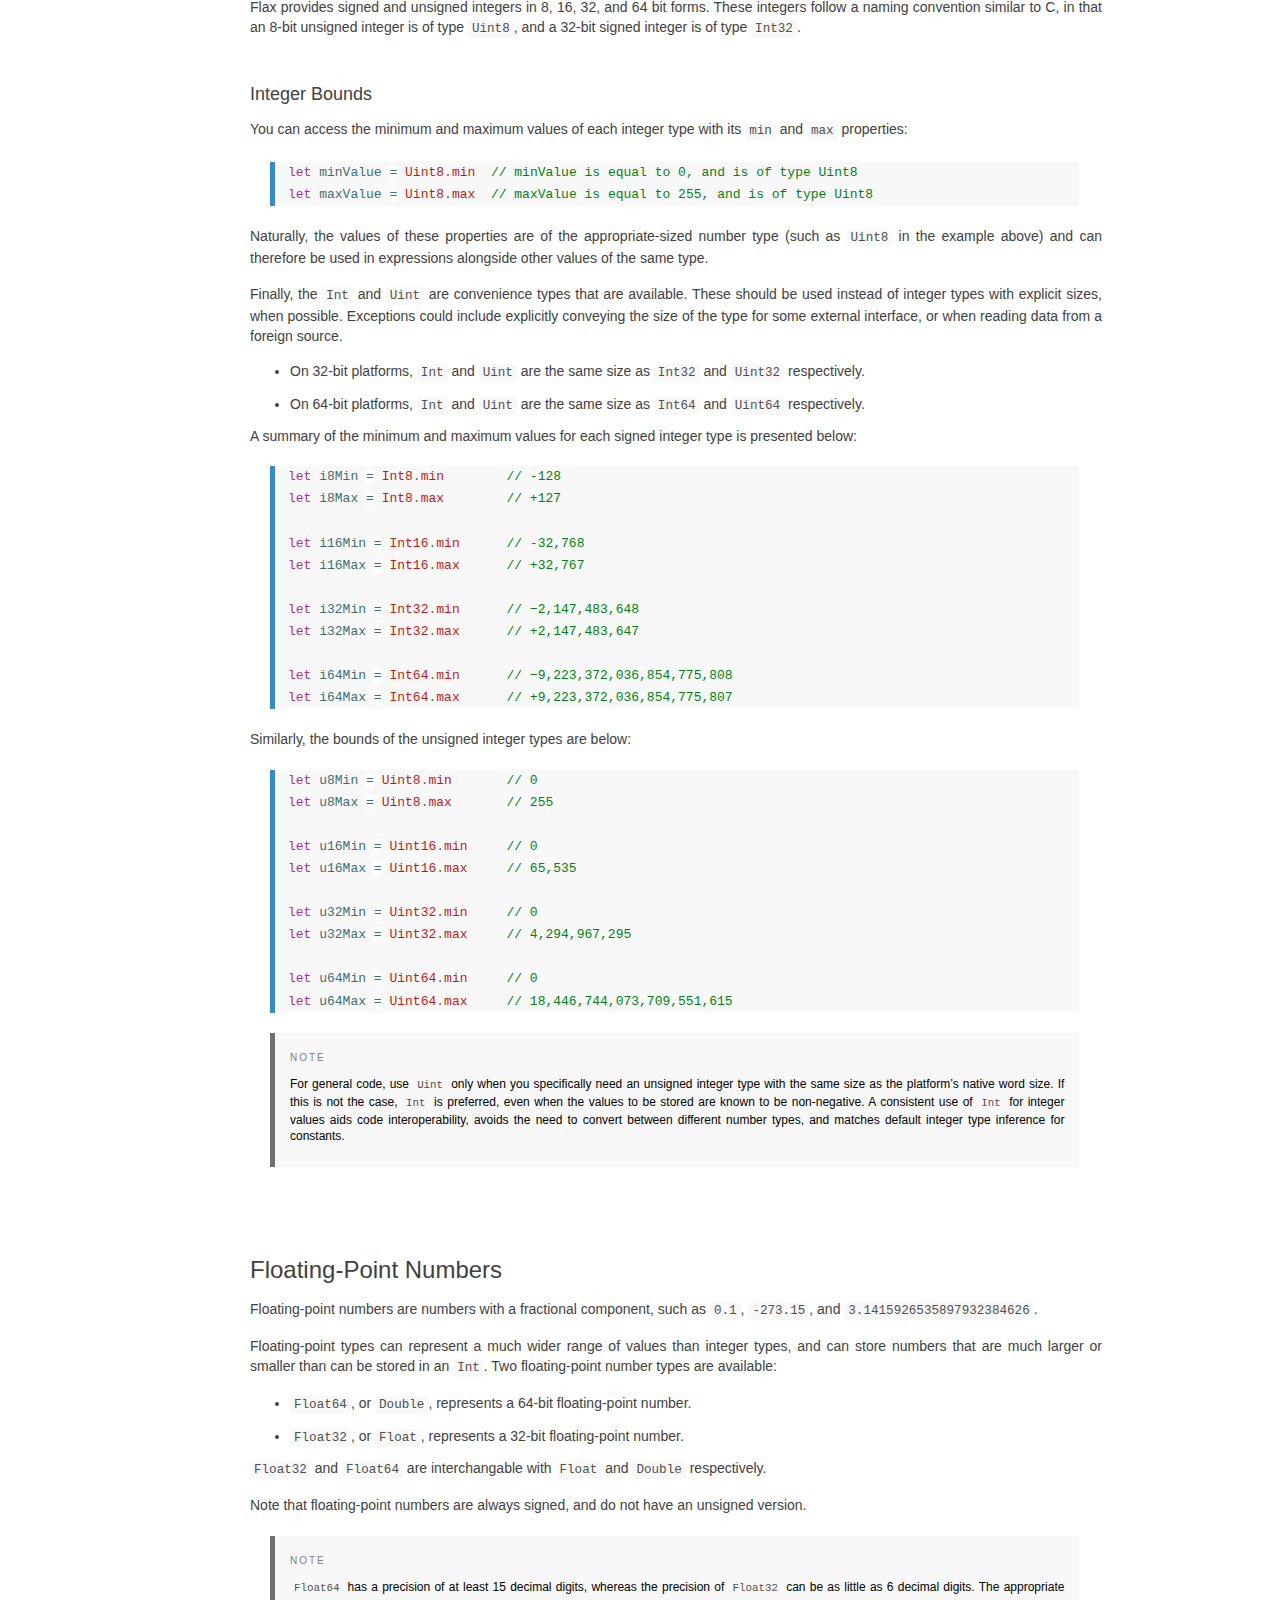
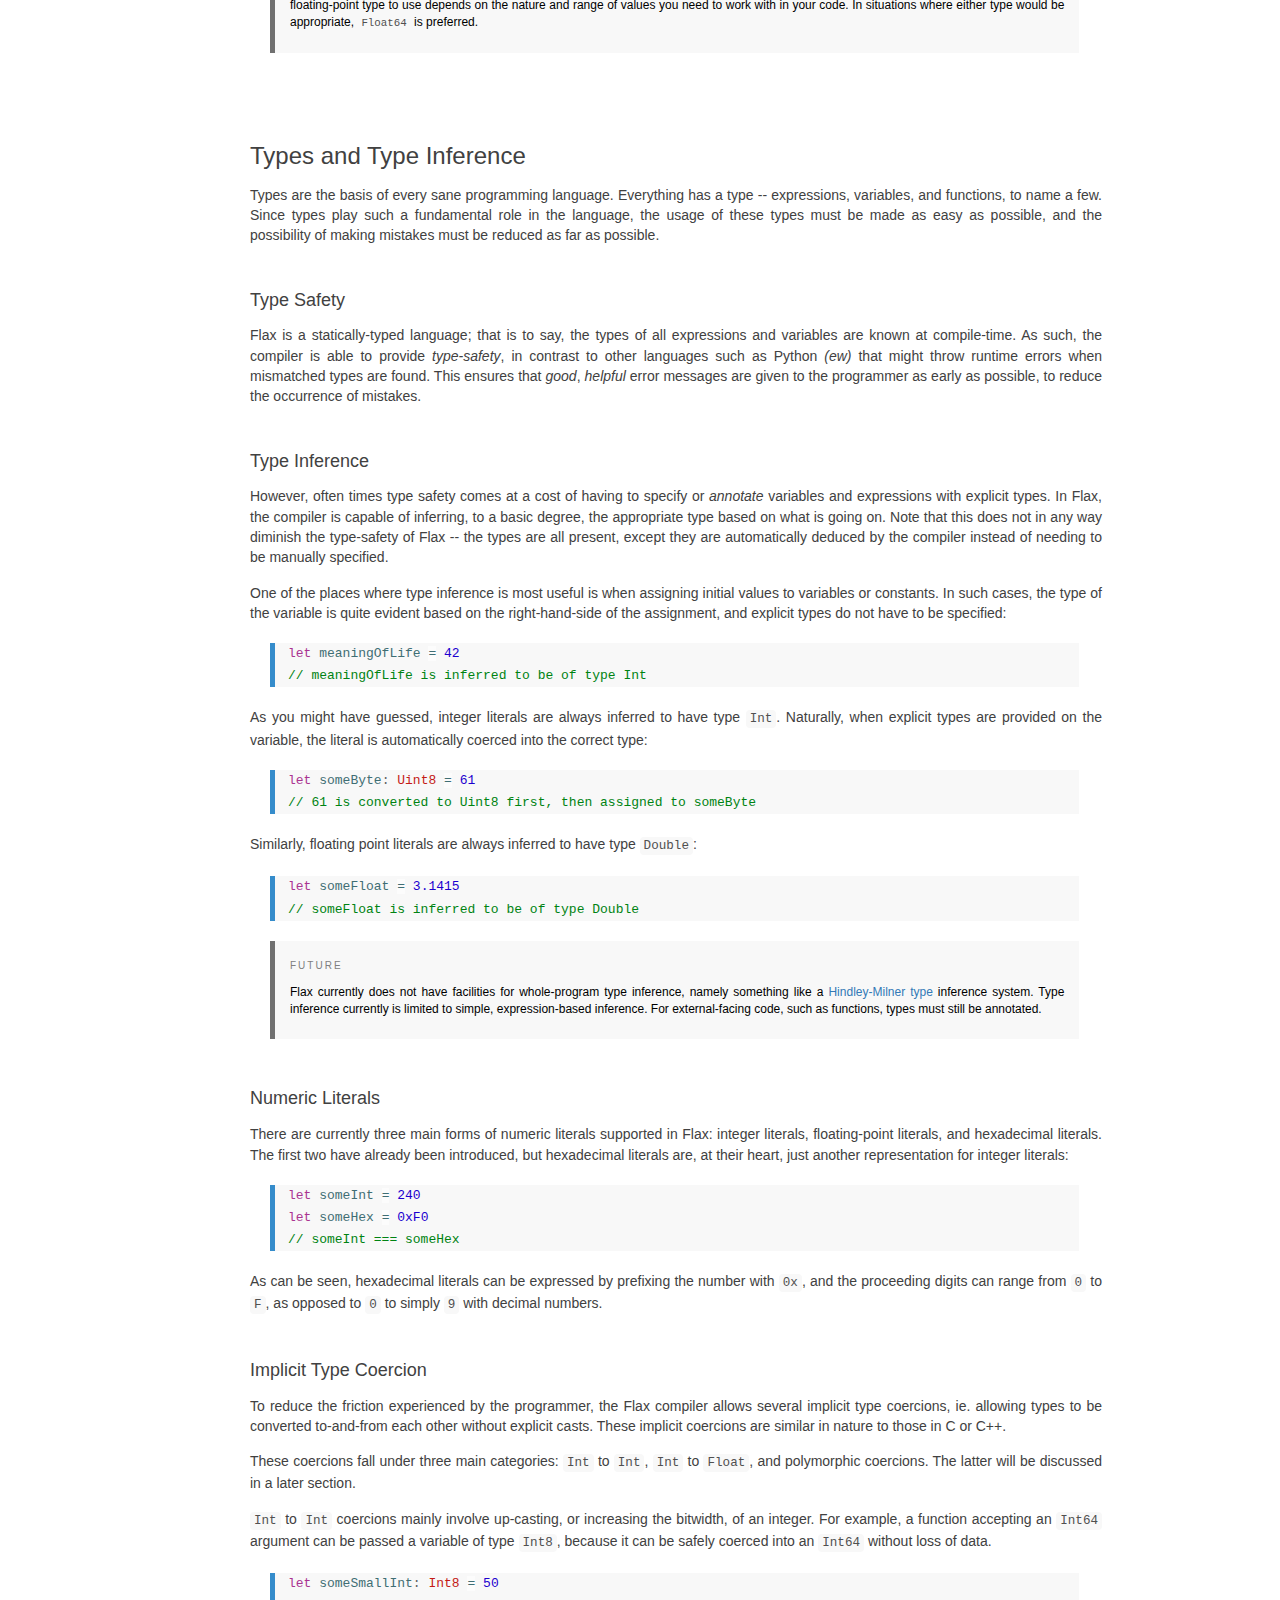
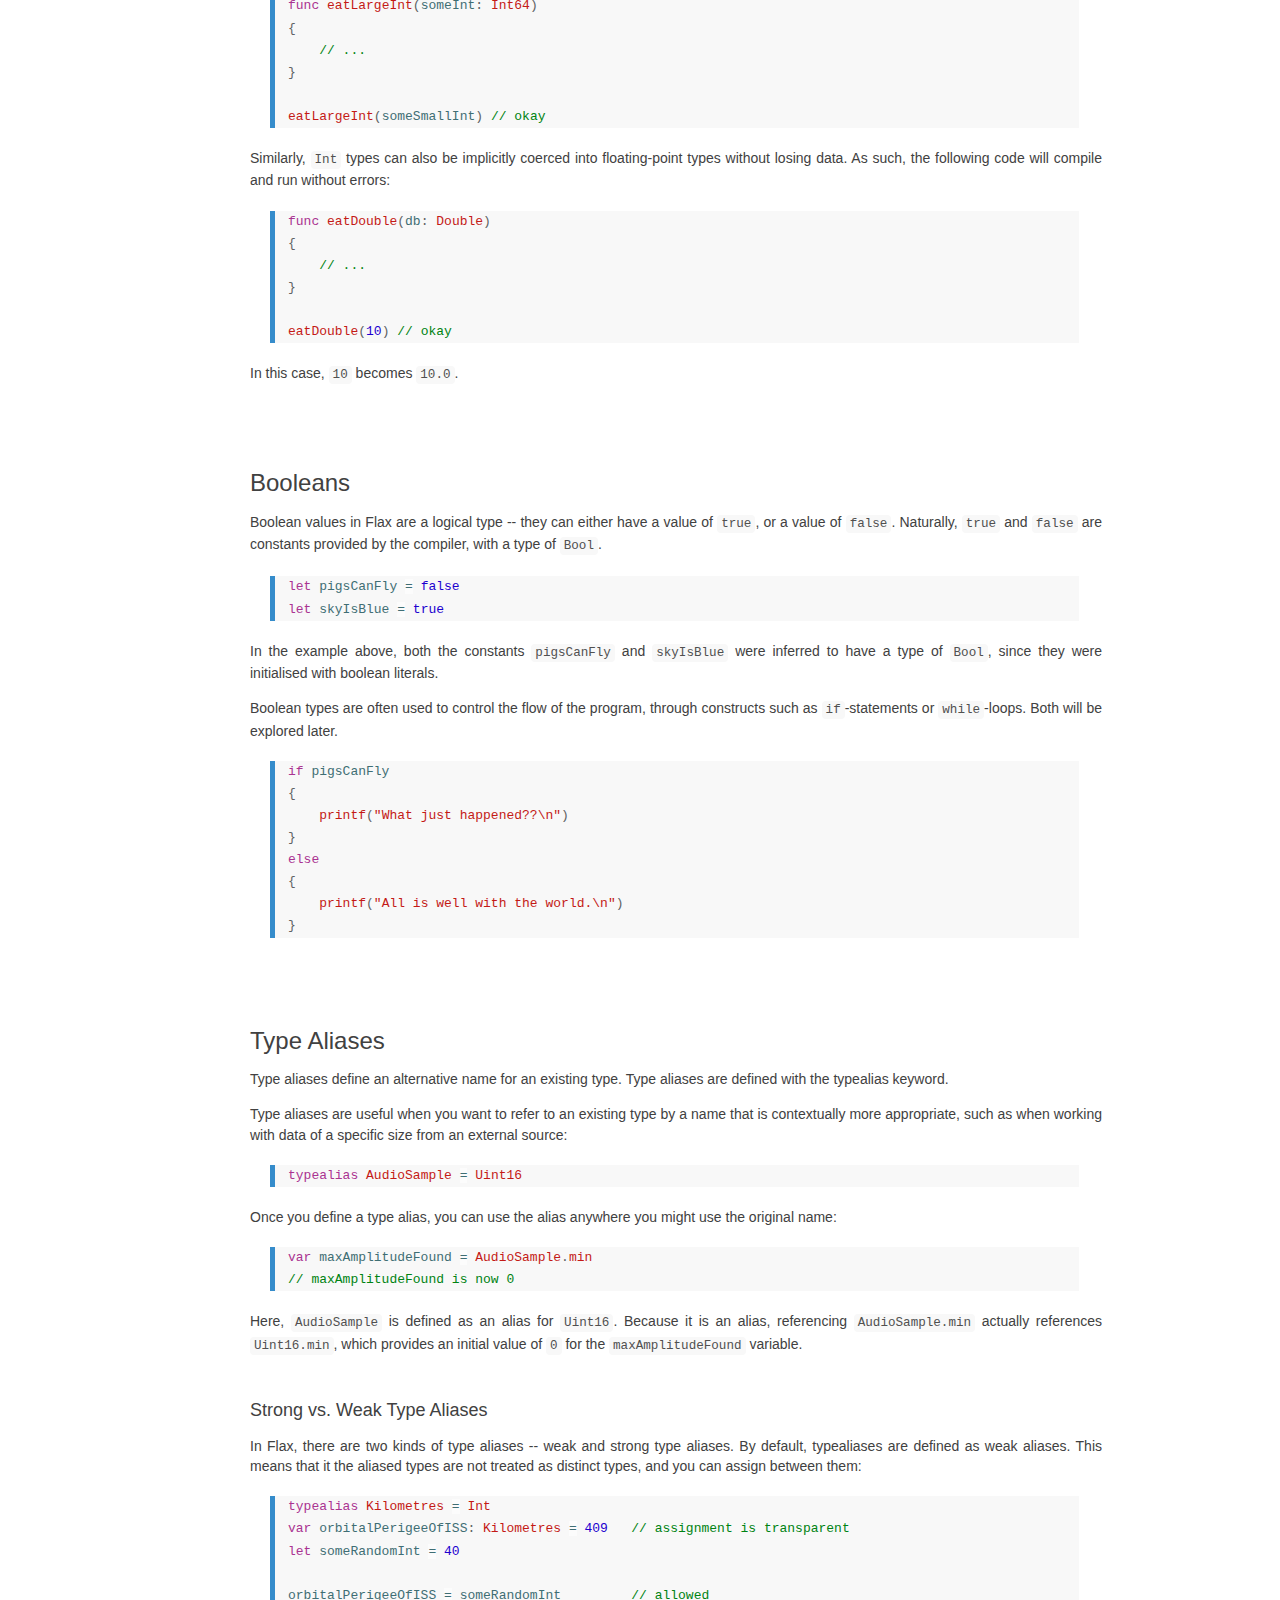
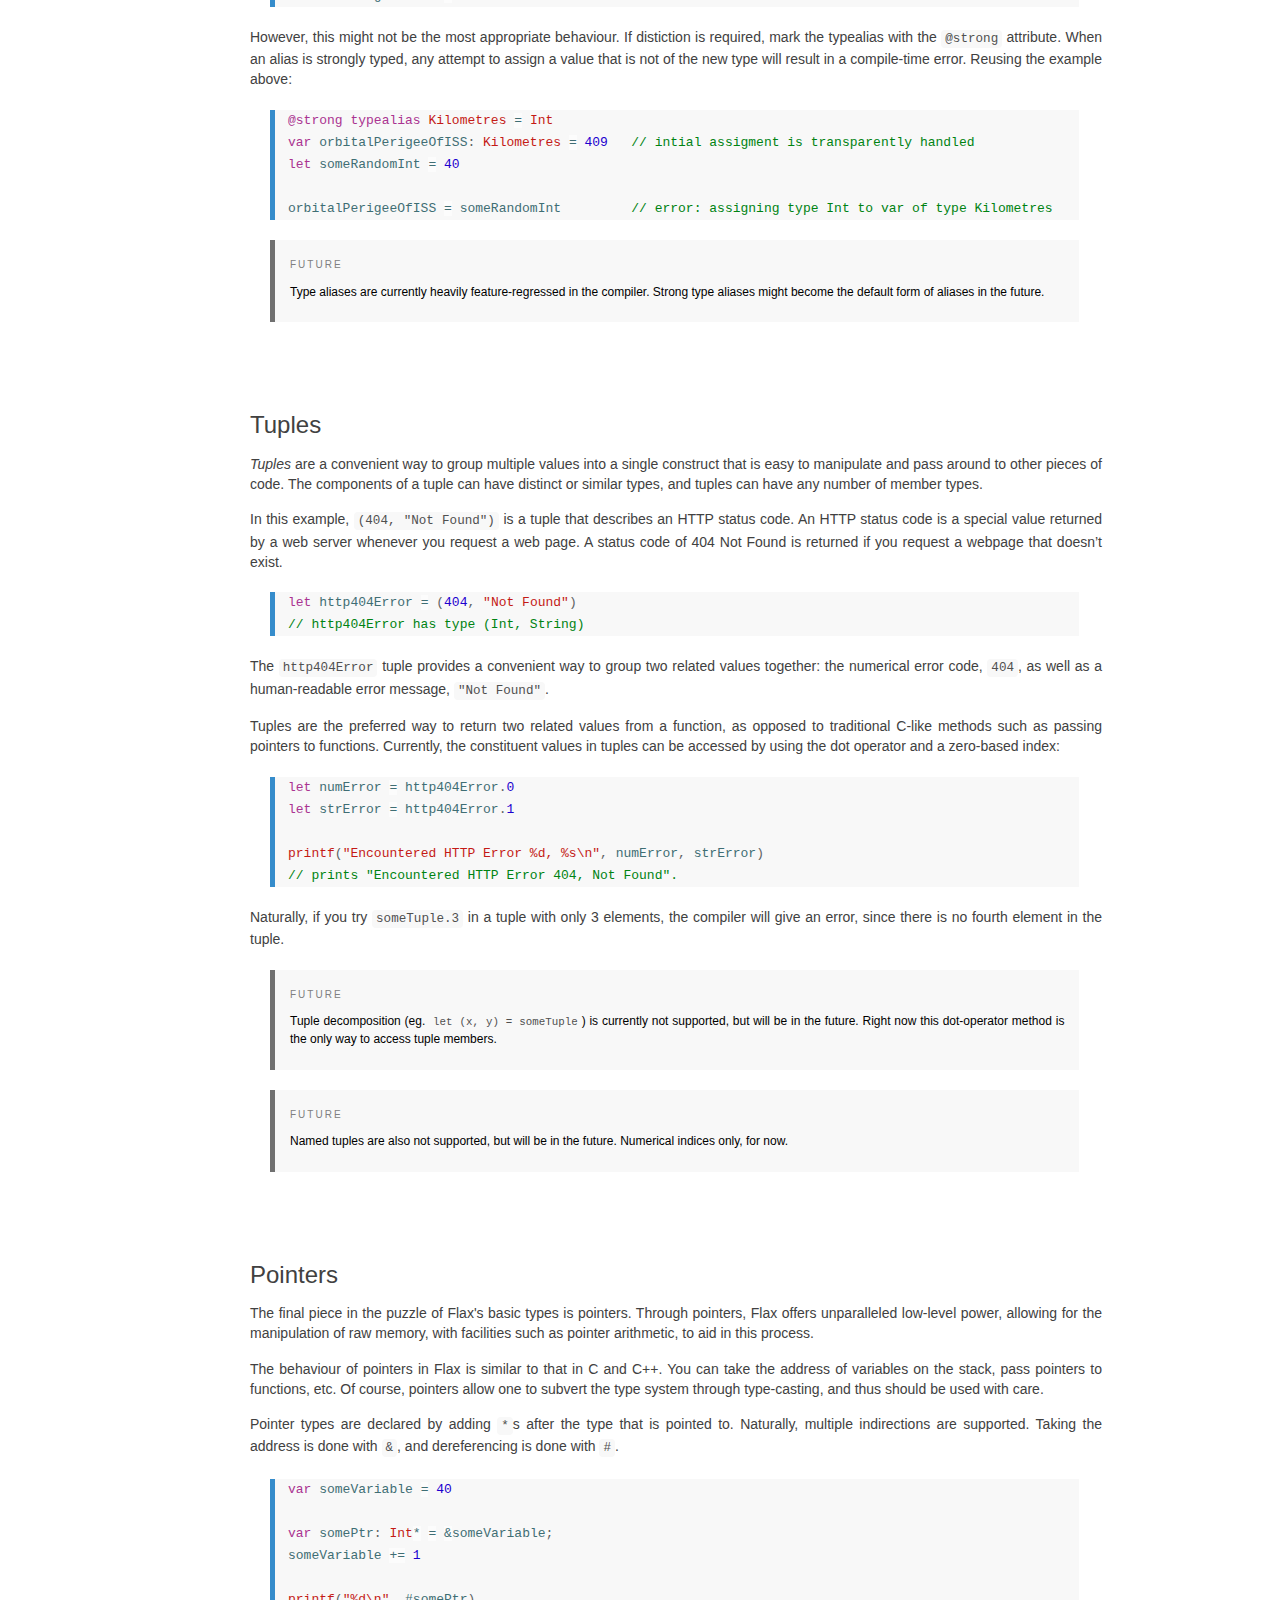
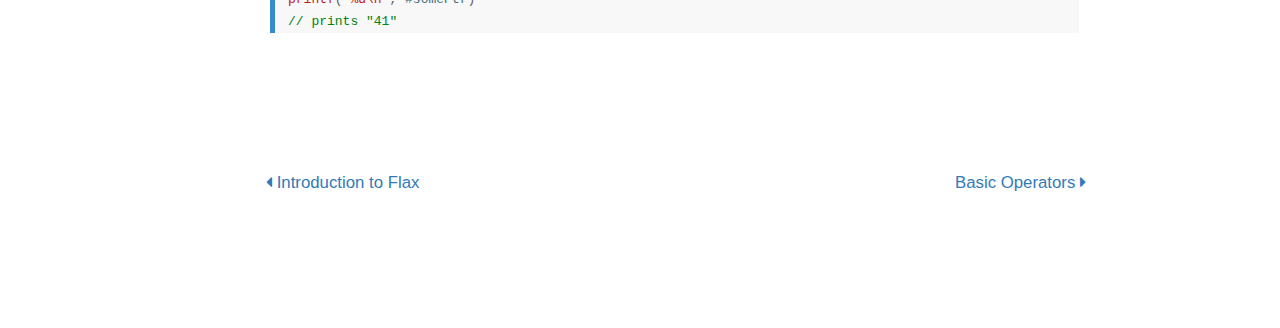
<file: content/the-basics.html>
<!DOCTYPE html>
<html lang="en">

<head>
	<meta charset="utf-8">
	<meta http-equiv="X-UA-Compatible" content="IE=edge">
	<meta name="viewport" content="width=device-width, initial-scale=1">
	<meta name="description" content="">
	<meta name="author" content="">

	<title>Flax Programming Language - The Basics</title>

	<!-- Bootstrap Core CSS -->
	<link href="../css/bootstrap.css" rel="stylesheet">

	<!-- Custom CSS -->
	<link href="../css/style.css" rel="stylesheet">

	<!-- HTML5 Shim and Respond.js IE8 support of HTML5 elements and media queries -->
	<!-- WARNING: Respond.js doesn't work if you view the page via file:// -->
	<!--[if lt IE 9]>
		<script src="https://oss.maxcdn.com/libs/html5shiv/3.7.0/html5shiv.js"></script>
		<script src="https://oss.maxcdn.com/libs/respond.js/1.4.2/respond.min.js"></script>
	<![endif]-->

	<link rel="stylesheet" href="../fonts/font-awesome-4.4.0/css/font-awesome.min.css">


	<link rel="stylesheet" href="../css/prism.css" />
	<script src="../js/prism.js"></script>


	<!-- jQuery -->
	<script src="../js/jquery.js"></script>
	<script src="../js/jquery.easing.min.js"></script>
	<script src="../js/init.js"></script>
</head>

<body>
	<div id="wrapper">
		<a href="#menu-toggle" class="menu-toggle"><i class="fa fa-list"></i></a>

		<div id="sidebar-wrapper"></div>

		<!-- Page Content -->
		<div id="page-content-wrapper">
		<div class="container-fluid">
		<div class="row">
		<div class="col-lg-12" id="main-view">

			<div class="col-lg-12 content-view" id="the-basics">
			<h1 class="content-header">The Basics</h1>
			<hr />

			<p>
			Flax provides a variety of different types, including <code>Int</code> for integers,
			<code>Bool</code> for boolean values, <code>Float</code> for floating-point
			numbers, and <code>String</code> for textual data. In addition to these familiar types, Flax also
			employs the use of tuple types, which are essentially anonymous structs without named members, facilitating an easy way
			to pass pieces of related data around.
			</p>

			<p>
			Flax is a <i>type-safe</i> language, which means the language helps you to be clear about the types of values your code can
			work with. If part of your code expects a <code>String</code>, type safety prevents you from passing it an
			<code>Int</code> by mistake. Type safety helps you catch and fix errors as early as possible in the
			development process.
			</p>












			<h3 class="subcontent-header" id="constants-and-variables">Constants and Variables</h3>
			<h3 class="anchor-clicker"></h3><p>

			Constants and variables are a way to associate a value, for example <code>10</code> or <code>"John Doe"</code> with a name, for
			instance <code>age</code> or <code>name</code>. Constants cannot be changed once they are assigned, while variables can be given
			a new value later on in the program.
			</p>


			<h4 class="subcontent-header" id="declaring-cs-and-vs">Declaring Constants and Variables</h4>
			<h4 class="anchor-clicker"></h4><p>

			As with any imperative language, constants and variables need to be declared before they are used. In Flax, variables are
			declared with the <code>var</code> keyword, while constants can be declared either with
			<code>val</code> or <code>let</code>.
			</p>

<pre class="dcodesegment dcsouter"><code class="lang-swift dcsinner">
let maximumNumberOfLoginAttempts = 10
var currentLoginAttempt = 0</code></pre>


			<p>
			This code can be read as:
			</p>

			<p>
			"Declare a new constant called <code>maximumNumberOfLoginAttempts</code>, and give it a value of 10. Then,
			declare a new variable called <code>currentLoginAttempt</code>, and give it an initial value of 0".
			</p>

			<p>
			In this example, the maximum number of allowed login attempts is declared as a constant, because the maximum value never changes.
			The current login attempt counter is declared as a variable, because this value must be incremented after each failed login attempt.
			</p>

			<aside class="note">
				<p class="note-title">Note</p>
				<p class="note-content">If a stored value in your code is not going to change, always declare it as a constant with the let
				keyword. Use variables only for storing values that need to be able to change.
				</p>
			</aside>








			<h4 class="subcontent-header" id="type-annotations">Type Annotations</h3>
			<h4 class="anchor-clicker"></h4><p>

			You can provide a <i>type annotation</i> when you declare a constant or variable, to be clear about the kind of values the
			constant or variable can store. Write a type annotation by placing a colon after the constant or variable name, followed by a space,
			followed by the name of the type to use.
			</p>

			<p>
			This example provides a type annotation for a variable called <code>welcomeMessage</code>, to indicate that the variable can store
			<code>String</code> values:
			</p>

<pre class="dcodesegment dcsouter"><code class="lang-swift dcsinner">
var welcomeMessage: String</code></pre>

			<p>
			The colon in the declaration means <i>"... of type ..."</i>, so the code above can be read as:
			</p>

			<p>
			"Declare a variable called <code>welcomeMessage</code> that is of type <code>String</code>".
			</p>

			<p>
			The phrase "of type <code>String</code>" means "can store any <code>String</code> value". Think of it as meaning
			"the type of thing" (or "the kind of thing") that can be stored.
			</p>

			<p>
			The welcomeMessage variable can now be set to any string value without error:
			</p>

<pre class="dcodesegment dcsouter"><code class="lang-swift dcsinner">
welcomeMessage = "Hello"</code></pre>


			<aside class="note">
				<p class="note-title">Note</p>
				<p class="note-content">
				It is rare that you need to write type annotations in practice. If you provide an initial value for a constant or variable at the
				point that it is defined, the compiler can almost always infer the type to be used for that constant or variable. In the
				<code>welcomeMessage</code> example above, no initial value is provided, and so the type of the <code>welcomeMessage</code>
				variable is specified with a type annotation rather than being inferred from an initial value.
				</p>
			</aside>











			<h4 class="subcontent-header" id="naming-cs-and-vs">Naming Variables and Constants</h3>
			<h4 class="anchor-clicker"></h4><p>

			Constant and variable names can contain almost any character, including Unicode characters:
			</p>

<pre class="dcodesegment dcsouter"><code class="lang-swift dcsinner">
let π = 3.14159
let 你好 = "你好世界"</code></pre>

			<p>
			Constant and variable names cannot contain whitespace characters, mathematical symbols, arrows, private-use (or invalid) Unicode
			code points, or line- and box-drawing characters. Nor can they begin with a number, although numbers may be included elsewhere within
			the name; emojis also cannot be used.
			</p>

			<p>
			Once you’ve declared a constant or variable of a certain type, you can’t redeclare it again with the same name, or change it to
			store values of a different type. Nor can you change a constant into a variable or a variable into a constant.
			</p>

			<p>
			You can change the value of an existing variable to another value of a compatible type. In this example, the value of
			<code>friendlyWelcome</code> is changed from <code>"Hello!"</code> to <code>"Bonjour!"</code>:
			</p>

<pre class="dcodesegment dcsouter"><code class="lang-swift dcsinner">
var friendlyWelcome = "Hello!"
friendlyWelcome = "Bonjour!"
// friendlyWelcome is now "Bonjour!"</code></pre>

			<p>
			Unlike a variable, the value of a constant cannot be changed once it is set. Attempting to do so is reported as an error when your
			code is compiled:
			</p>

<pre class="dcodesegment dcsouter"><code class="lang-swift dcsinner">
let name = "John"
name = "Joe"
// compile-time error, name cannot be changed</code></pre>













			<h3 class="subcontent-header" id="comments">Comments</h3>
			<h3 class="anchor-clicker"></h3><p>

			Use comments to include non-executable text in your code, as a note or reminder to yourself. Comments are ignored by the compiler
			when your code is compiled.
			</p>

			<p>
			Comments in Flax are very similar to comments in C. Single-line comments begin with two forward-slashes (<code>//</code>):
			</p>

<pre class="dcodesegment dcsouter"><code class="lang-swift dcsinner">
// this is a comment</code></pre>

			<p>
			Multiline comments start with a forward-slash followed by an asterisk (<code>/*</code>) and end with an asterisk followed by a
			forward-slash (<code>*/</code>):
			</p>

<pre class="dcodesegment dcsouter"><code class="lang-swift dcsinner">
/* this is also a comment,
but written over multiple lines */</code></pre>


			<p>
			Unlike multiline comments in C, multiline comments in Flax can be nested inside other multiline comments. You write nested
			comments by starting a multiline comment block and then starting a second multiline comment within the first block. The second block
			is then closed, followed by the first block:
			</p>

<pre class="dcodesegment dcsouter"><code class="lang-swift dcsinner">
/* this is the start of the first multiline comment
/* this is the second, nested multiline comment */
this is the end of the first multiline comment */</code></pre>

			<p>
			Nested multiline comments enable you to comment out large blocks of code quickly and easily, even if the code already contains
			multiline comments.
			</p>

			<aside class="note">
				<p class="note-title">Note</p>
				<p class="note-content">
				The nested-comment example only looks screwed-up because prism.js doesn't handle it properly. Rest assured it works properly
				in the compiler.
				</p>
			</aside>











			<h3 class="subcontent-header" id="semicolons">Semicolons</h3>
			<h3 class="anchor-clicker"></h3><p>
			Flax does not require you to write a semicolon (<code>;</code>) after each statement in your code, although you
			can do so if you wish. However, semicolons are <i>required</i> if you want to write multiple separate statements on a single line:
			</p>

<pre class="dcodesegment dcsouter"><code class="lang-swift dcsinner">
let cat = "🐱"; printf("%s", cat)
// prints "🐱"</code></pre>








			<h3 class="subcontent-header" id="integers">Integers</h3>
			<h3 class="anchor-clicker"></h3><p>

			<i>Integers</i> are whole numbers with no fractional component, such as <code>42</code> and <code>-23</code>. Integers are either
			signed (positive, zero, or negative) or unsigned (positive or zero).
			</p>

			<p>
			Flax provides signed and unsigned integers in 8, 16, 32, and 64 bit forms. These integers follow a naming convention similar to C,
			in that an 8-bit unsigned integer is of type <code>Uint8</code>, and a 32-bit signed integer is of type <code>Int32</code>.
			</p>


			<h4 class="subcontent-header" id="integer-bounds">Integer Bounds</h4>
			<div class="anchor-clicker"></div><p>

			You can access the minimum and maximum values of each integer type with its <code>min</code> and <code>max</code> properties:
			</p>

<pre class="dcodesegment dcsouter"><code class="lang-swift dcsinner">
let minValue = Uint8.min  // minValue is equal to 0, and is of type Uint8
let maxValue = Uint8.max  // maxValue is equal to 255, and is of type Uint8</code></pre>


			<p>
			Naturally, the values of these properties are of the appropriate-sized number type (such as <code>Uint8</code> in the example above)
			and can therefore be used in expressions alongside other values of the same type.
			</p>

			<p>
			Finally, the <code>Int</code> and <code>Uint</code> are convenience types that are available. These should be used instead of
			integer types with explicit sizes, when possible. Exceptions could include explicitly conveying the size of the type for some
			external interface, or when reading data from a foreign source.
			</p>

			<ul class="point-list">
				<li>
				On 32-bit platforms, <code>Int</code> and <code>Uint</code> are the same size as
				<code>Int32</code> and <code>Uint32</code> respectively.
				</li>

				<li>
				On 64-bit platforms, <code>Int</code> and <code>Uint</code> are the same size as
				<code>Int64</code> and <code>Uint64</code> respectively.
				</li>
			</ul>

			<p>
			A summary of the minimum and maximum values for each signed integer type is presented below:
			</p>

<pre class="dcodesegment dcsouter"><code class="lang-swift dcsinner">
let i8Min = Int8.min		// -128
let i8Max = Int8.max		// +127

let i16Min = Int16.min		// -32,768
let i16Max = Int16.max		// +32,767

let i32Min = Int32.min		// −2,147,483,648
let i32Max = Int32.max		// +2,147,483,647

let i64Min = Int64.min		// −9,223,372,036,854,775,808
let i64Max = Int64.max		// +9,223,372,036,854,775,807</code></pre>


			<p>
			Similarly, the bounds of the unsigned integer types are below:
			</p>

<pre class="dcodesegment dcsouter"><code class="lang-swift dcsinner">
let u8Min = Uint8.min		// 0
let u8Max = Uint8.max		// 255

let u16Min = Uint16.min		// 0
let u16Max = Uint16.max		// 65,535

let u32Min = Uint32.min		// 0
let u32Max = Uint32.max		// 4,294,967,295

let u64Min = Uint64.min		// 0
let u64Max = Uint64.max		// 18,446,744,073,709,551,615</code></pre>


			<aside class="note">
				<p class="note-title">Note</p>
				<p class="note-content">
				For general code, use <code>Uint</code> only when you specifically need an unsigned integer type with the same size as the
				platform’s native word size. If this is not the case, <code>Int</code> is preferred, even when the values to be stored are known
				to be non-negative. A consistent use of <code>Int</code> for integer values aids code interoperability, avoids the need to
				convert between different number types, and matches default integer type inference for constants.
				</p>
			</aside>









			<h3 class="subcontent-header" id="floating-point-numbers">Floating-Point Numbers</h3>
			<h3 class="anchor-clicker"></h3><p>

			Floating-point numbers are numbers with a fractional component, such as <code>0.1</code>, <code>-273.15</code>, and
			<code>3.1415926535897932384626</code>.
			</p>

			<p>
			Floating-point types can represent a much wider range of values than integer types, and can store numbers that are much larger or
			smaller than can be stored in an <code>Int</code>. Two floating-point number types are available:
			</p>

			<ul class="point-list">
				<li><code>Float64</code>, or <code>Double</code>, represents a 64-bit floating-point number.</li>
				<li><code>Float32</code>, or <code>Float</code>, represents a 32-bit floating-point number.</li>
			</ul>

			<p>
			<code>Float32</code> and <code>Float64</code> are interchangable with <code>Float</code> and <code>Double</code> respectively.
			</p>

			<p>
			Note that floating-point numbers are always signed, and do not have an unsigned version.
			</p>

			<aside class="note">
				<p class="note-title">Note</p>
				<p class="note-content">
				<code>Float64</code> has a precision of at least 15 decimal digits, whereas the precision of <code>Float32</code> can be as
				little as 6 decimal digits. The appropriate floating-point type to use depends on the nature and range of values you need to work
				with in your code. In situations where either type would be appropriate, <code>Float64</code> is preferred.
				</p>
			</aside>











			<h3 class="subcontent-header" id="types-and-inference">Types and Type Inference</h3>
			<h3 class="anchor-clicker"></h3><p>

			Types are the basis of every sane programming language. Everything has a type -- expressions, variables, and functions, to
			name a few. Since types play such a fundamental role in the language, the usage of these types must be made as easy as
			possible, and the possibility of making mistakes must be reduced as far as possible.
			</p>

			<h4 class="subcontent-header" id="type-safety">Type Safety</h3>
			<h4 class="anchor-clicker"></h4><p>

			Flax is a statically-typed language; that is to say, the types of all expressions and variables are known at compile-time.
			As such, the compiler is able to provide <i>type-safety</i>, in contrast to other languages such as Python <i>(ew)</i> that
			might throw runtime errors when mismatched types are found. This ensures that <i>good</i>, <i>helpful</i> error messages
			are given to the programmer as early as possible, to reduce the occurrence of mistakes.
			</p>


			<h4 class="subcontent-header" id="type-inference">Type Inference</h3>
			<h4 class="anchor-clicker"></h4><p>

			However, often times type safety comes at a cost of having to specify or <i>annotate</i> variables and expressions with explicit
			types. In Flax, the compiler is capable of inferring, to a basic degree, the appropriate type based on what is going on. Note that
			this does not in any way diminish the type-safety of Flax -- the types are all present, except they are automatically deduced by
			the compiler instead of needing to be manually specified.
			</p>


			<p>
			One of the places where type inference is most useful is when assigning initial values to variables or constants. In such cases, the
			type of the variable is quite evident based on the right-hand-side of the assignment, and explicit types do not have to be specified:
			</p>

<pre class="dcodesegment dcsouter"><code class="lang-swift dcsinner">
let meaningOfLife = 42
// meaningOfLife is inferred to be of type Int</code></pre>


			<p>
			As you might have guessed, integer literals are always inferred to have type <code>Int</code>. Naturally, when explicit types are
			provided on the variable, the literal is automatically coerced into the correct type:
			</p>

<pre class="dcodesegment dcsouter"><code class="lang-swift dcsinner">
let someByte: Uint8 = 61
// 61 is converted to Uint8 first, then assigned to someByte</code></pre>


			<p>
			Similarly, floating point literals are always inferred to have type <code>Double</code>:
			</p>

<pre class="dcodesegment dcsouter"><code class="lang-swift dcsinner">
let someFloat = 3.1415
// someFloat is inferred to be of type Double</code></pre>



			<aside class="note">
				<p class="note-title">Future</p>
				<p class="note-content">
				Flax currently does not have facilities for whole-program type inference, namely something like a
				<a href="https://en.wikipedia.org/wiki/Hindley–Milner_type_system">Hindley-Milner type</a> inference system. Type inference
				currently is limited to simple, expression-based inference. For external-facing code, such as functions, types must still be
				annotated.
				</p>
			</aside>









			<h4 class="subcontent-header" id="numeric-literals">Numeric Literals</h4>
			<h4 class="anchor-clicker"></h4><p>

			There are currently three main forms of numeric literals supported in Flax: integer literals, floating-point literals, and
			hexadecimal literals. The first two have already been introduced, but hexadecimal literals are, at their heart, just another
			representation for integer literals:
			</p>

<pre class="dcodesegment dcsouter"><code class="lang-swift dcsinner">
let someInt = 240
let someHex = 0xF0
// someInt === someHex</code></pre>

			<p>
			As can be seen, hexadecimal literals can be expressed by prefixing the number with <code>0x</code>, and the proceeding digits can
			range from <code>0</code> to <code>F</code>, as opposed to <code>0</code> to simply <code>9</code> with decimal numbers.
			</p>






			<h4 class="subcontent-header" id="implicit-type-coercion">Implicit Type Coercion</h3>
			<h4 class="anchor-clicker"></h4><p>

			To reduce the friction experienced by the programmer, the Flax compiler allows several implicit type coercions, ie. allowing types
			to be converted to-and-from each other without explicit casts. These implicit coercions are similar in nature to those in C or C++.
			</p>

			<p>
			These coercions fall under three main categories: <code>Int</code> to <code>Int</code>, <code>Int</code> to <code>Float</code>, and
			polymorphic coercions. The latter will be discussed in a later section.
			</p>

			<p>
			<code>Int</code> to <code>Int</code> coercions mainly involve up-casting, or increasing the bitwidth, of an integer. For example,
			a function accepting an <code>Int64</code> argument can be passed a variable of type <code>Int8</code>, because it can be safely
			coerced into an <code>Int64</code> without loss of data.
			</p>

<pre class="dcodesegment dcsouter"><code class="lang-swift dcsinner">
let someSmallInt: Int8 = 50
func eatLargeInt(someInt: Int64)
{
	// ...
}

eatLargeInt(someSmallInt) // okay</code></pre>

			<p>
			Similarly, <code>Int</code> types can also be implicitly coerced into floating-point types without losing data. As such, the
			following code will compile and run without errors:
			</p>

<pre class="dcodesegment dcsouter"><code class="lang-swift dcsinner">
func eatDouble(db: Double)
{
	// ...
}

eatDouble(10) // okay</code></pre>

			<p>
			In this case, <code>10</code> becomes <code>10.0</code>.





			<h3 class="subcontent-header" id="booleans">Booleans</h3>
			<h3 class="anchor-clicker"></h3><p>

			Boolean values in Flax are a logical type -- they can either have a value of <code>true</code>, or a value of <code>false</code>.
			Naturally, <code>true</code> and <code>false</code> are constants provided by the compiler, with a type of <code>Bool</code>.

<pre class="dcodesegment dcsouter"><code class="lang-swift dcsinner">
let pigsCanFly = false
let skyIsBlue = true</code></pre>

			<p>
			In the example above, both the constants <code>pigsCanFly</code> and <code>skyIsBlue</code> were inferred to have a type of
			<code>Bool</code>, since they were initialised with boolean literals.
			</p>

			<p>
			Boolean types are often used to control the flow of the program, through constructs such as <code>if</code>-statements or
			<code>while</code>-loops. Both will be explored later.
			</p>

<pre class="dcodesegment dcsouter"><code class="lang-swift dcsinner">
if pigsCanFly
{
	printf("What just happened??\n")
}
else
{
	printf("All is well with the world.\n")
}</code></pre>















			<h3 class="subcontent-header" id="typealiases">Type Aliases</h3>
			<h3 class="anchor-clicker"></h3><p>

			Type aliases define an alternative name for an existing type. Type aliases are defined with the typealias keyword.
			</p>

			<p>
			Type aliases are useful when you want to refer to an existing type by a name that is contextually more appropriate, such as when
			working with data of a specific size from an external source:
			</p>

<pre class="dcodesegment dcsouter"><code class="lang-swift dcsinner">
typealias AudioSample = Uint16</code></pre>


			<p>
			Once you define a type alias, you can use the alias anywhere you might use the original name:
			</p>


<pre class="dcodesegment dcsouter"><code class="lang-swift dcsinner">
var maxAmplitudeFound = AudioSample.min
// maxAmplitudeFound is now 0</code></pre>

			<p>
			Here, <code>AudioSample</code> is defined as an alias for <code>Uint16</code>. Because it is an alias, referencing
			<code>AudioSample.min</code> actually references <code>Uint16.min</code>, which provides an initial value of <code>0</code>
			for the <code>maxAmplitudeFound</code> variable.
			</p>



			<h4 class="subcontent-header" id="typealiases-weak-strong">Strong vs. Weak Type Aliases</h4>
			<h4 class="anchor-clicker"></h4><p>

			In Flax, there are two kinds of type aliases -- weak and strong type aliases. By default, typealiases are defined as
			weak aliases. This means that it the aliased types are not treated as distinct types, and you can assign between them:
			</p>

<pre class="dcodesegment dcsouter"><code class="lang-swift dcsinner">
typealias Kilometres = Int
var orbitalPerigeeOfISS: Kilometres = 409	// assignment is transparent
let someRandomInt = 40

orbitalPerigeeOfISS = someRandomInt			// allowed</code></pre>


			<p>
			However, this might not be the most appropriate behaviour. If distiction is required, mark the typealias with the
			<code>@strong</code> attribute. When an alias is strongly typed, any attempt to assign a value that is not of the new type
			will result in a compile-time error. Reusing the example above:
			</p>

<pre class="dcodesegment dcsouter"><code class="lang-swift dcsinner">
@strong typealias Kilometres = Int
var orbitalPerigeeOfISS: Kilometres = 409	// intial assigment is transparently handled
let someRandomInt = 40

orbitalPerigeeOfISS = someRandomInt			// error: assigning type Int to var of type Kilometres</code></pre>


			<aside class="note">
				<p class="note-title">Future</p>
				<p class="note-content">
				Type aliases are currently heavily feature-regressed in the compiler. Strong type aliases might become the default form
				of aliases in the future.
				</p>
			</aside>










			<h3 class="subcontent-header" id="tuples">Tuples</h3>
			<h3 class="anchor-clicker"></h3><p>

			<i>Tuples</i> are a convenient way to group multiple values into a single construct that is easy to manipulate and pass around
			to other pieces of code. The components of a tuple can have distinct or similar types, and tuples can have any number of member
			types.</p>

			<p>
			In this example, <code>(404, "Not Found")</code> is a tuple that describes an HTTP status code. An HTTP status code is a special
			value returned by a web server whenever you request a web page. A status code of 404 Not Found is returned if you request a webpage
			that doesn’t exist.
			</p>

<pre class="dcodesegment dcsouter"><code class="lang-swift dcsinner">
let http404Error = (404, "Not Found")
// http404Error has type (Int, String)</code></pre>

			<p>
			The <code>http404Error</code> tuple provides a convenient way to group two related values together: the numerical error code,
			<code>404</code>, as well as a human-readable error message, <code>"Not Found"</code>.
			</p>


			<p>
			Tuples are the preferred way to return two related values from a function, as opposed to traditional C-like methods such as
			passing pointers to functions. Currently, the constituent values in tuples can be accessed by using the dot operator and a zero-based
			index:
			</p>

<pre class="dcodesegment dcsouter"><code class="lang-swift dcsinner">
let numError = http404Error.0
let strError = http404Error.1

printf("Encountered HTTP Error %d, %s\n", numError, strError)
// prints "Encountered HTTP Error 404, Not Found".</code></pre>


			<p>
			Naturally, if you try <code>someTuple.3</code> in a tuple with only 3 elements, the compiler will give an error, since there is no
			fourth element in the tuple.
			</p>


			<p>
			</p>


			<aside class="note">
				<p class="note-title">Future</p>
				<p class="note-content">
				Tuple decomposition (eg. <code>let (x, y) = someTuple</code>) is currently not supported, but will be in the future. Right now
				this dot-operator method is the only way to access tuple members.
				</p>
			</aside>

			<aside class="note">
				<p class="note-title">Future</p>
				<p class="note-content">
				Named tuples are also not supported, but will be in the future. Numerical indices only, for now.
				</p>
			</aside>

















			<h3 class="subcontent-header" id="pointers">Pointers</h3>
			<h3 class="anchor-clicker"></h3><p>

			The final piece in the puzzle of Flax's basic types is pointers. Through pointers, Flax offers unparalleled low-level power,
			allowing for the manipulation of raw memory, with facilities such as pointer arithmetic, to aid in this process.
			</p>

			<p>
			The behaviour of pointers in Flax is similar to that in C and C++. You can take the address of variables on the stack, pass
			pointers to functions, etc. Of course, pointers allow one to subvert the type system through type-casting, and thus should be used
			with care.
			</p>

			<p>
			Pointer types are declared by adding <code>*</code>s after the type that is pointed to. Naturally, multiple indirections are
			supported. Taking the address is done with <code>&amp;</code>, and dereferencing is done with <code>#</code>.
			</p>

<pre class="dcodesegment dcsouter"><code class="lang-swift dcsinner">
var someVariable = 40

var somePtr: Int* = &amp;someVariable;
someVariable += 1

printf("%d\n", #somePtr)
// prints "41"</code></pre>



			<div class="next-prev-footer">
				<div class="footer-prev"><a href="intro-page.html"><i class="fa fa-caret-left"></i> Introduction to Flax</a></div>
				<div class="footer-next"><a href="basic-operators.html">Basic Operators <i class="fa fa-caret-right"></i></a></div>
			</div>


			</div>



		</div>
		</div>
		</div>
		</div>


	<!-- Bootstrap Core JavaScript -->
	<script src="../js/bootstrap.min.js"></script>
</body>
</html>
</file>
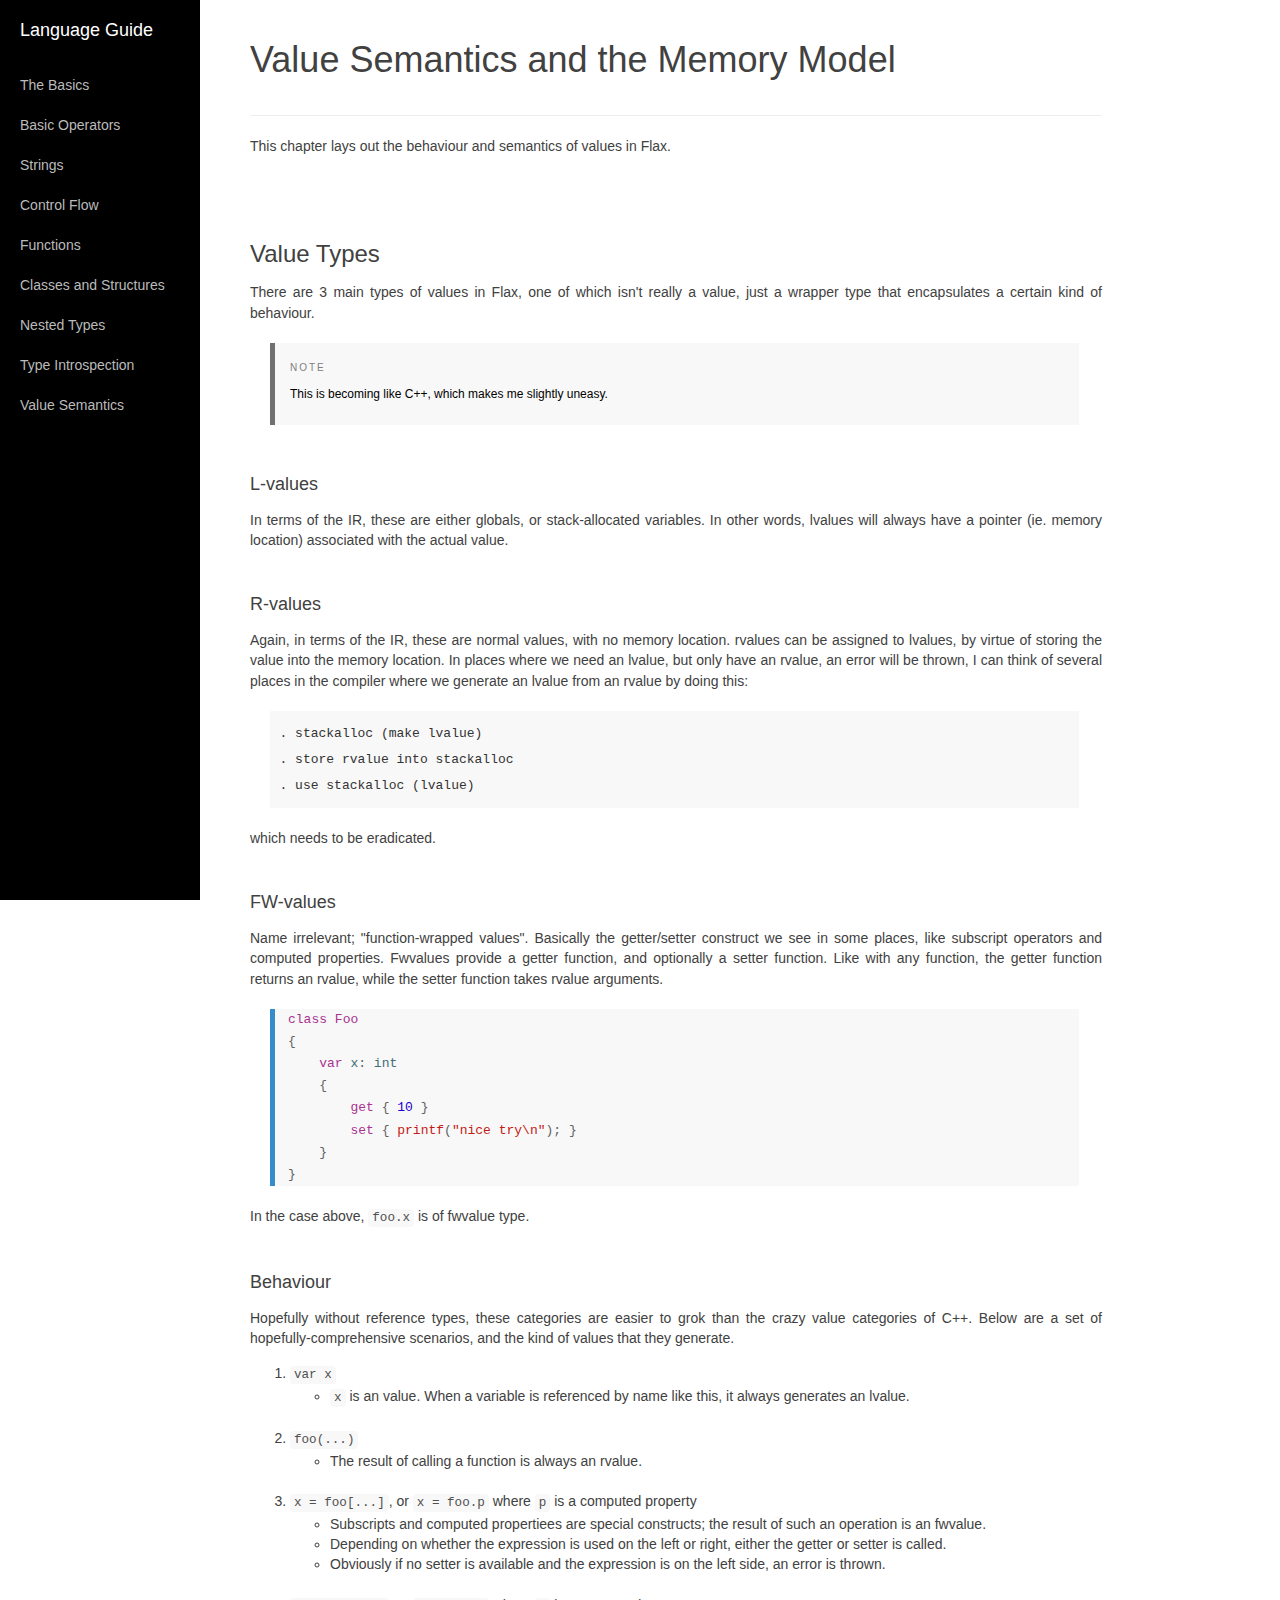
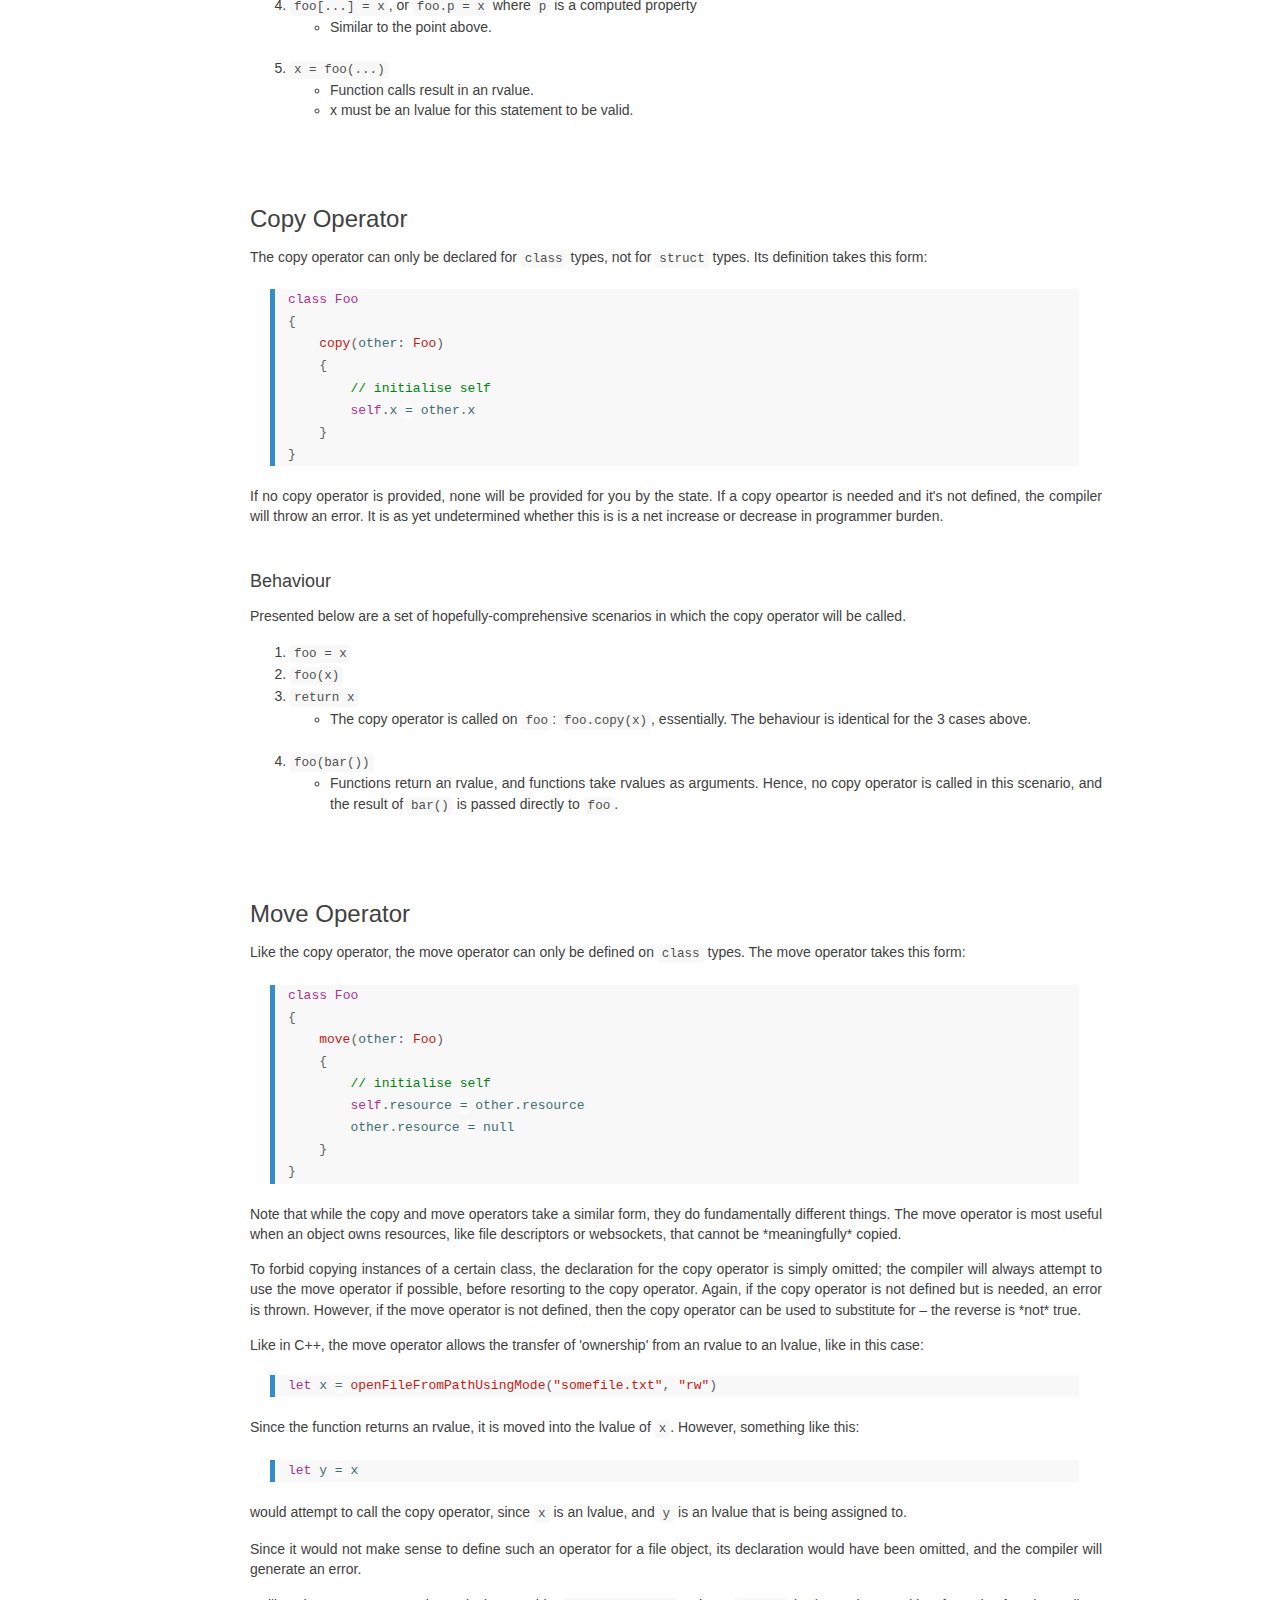
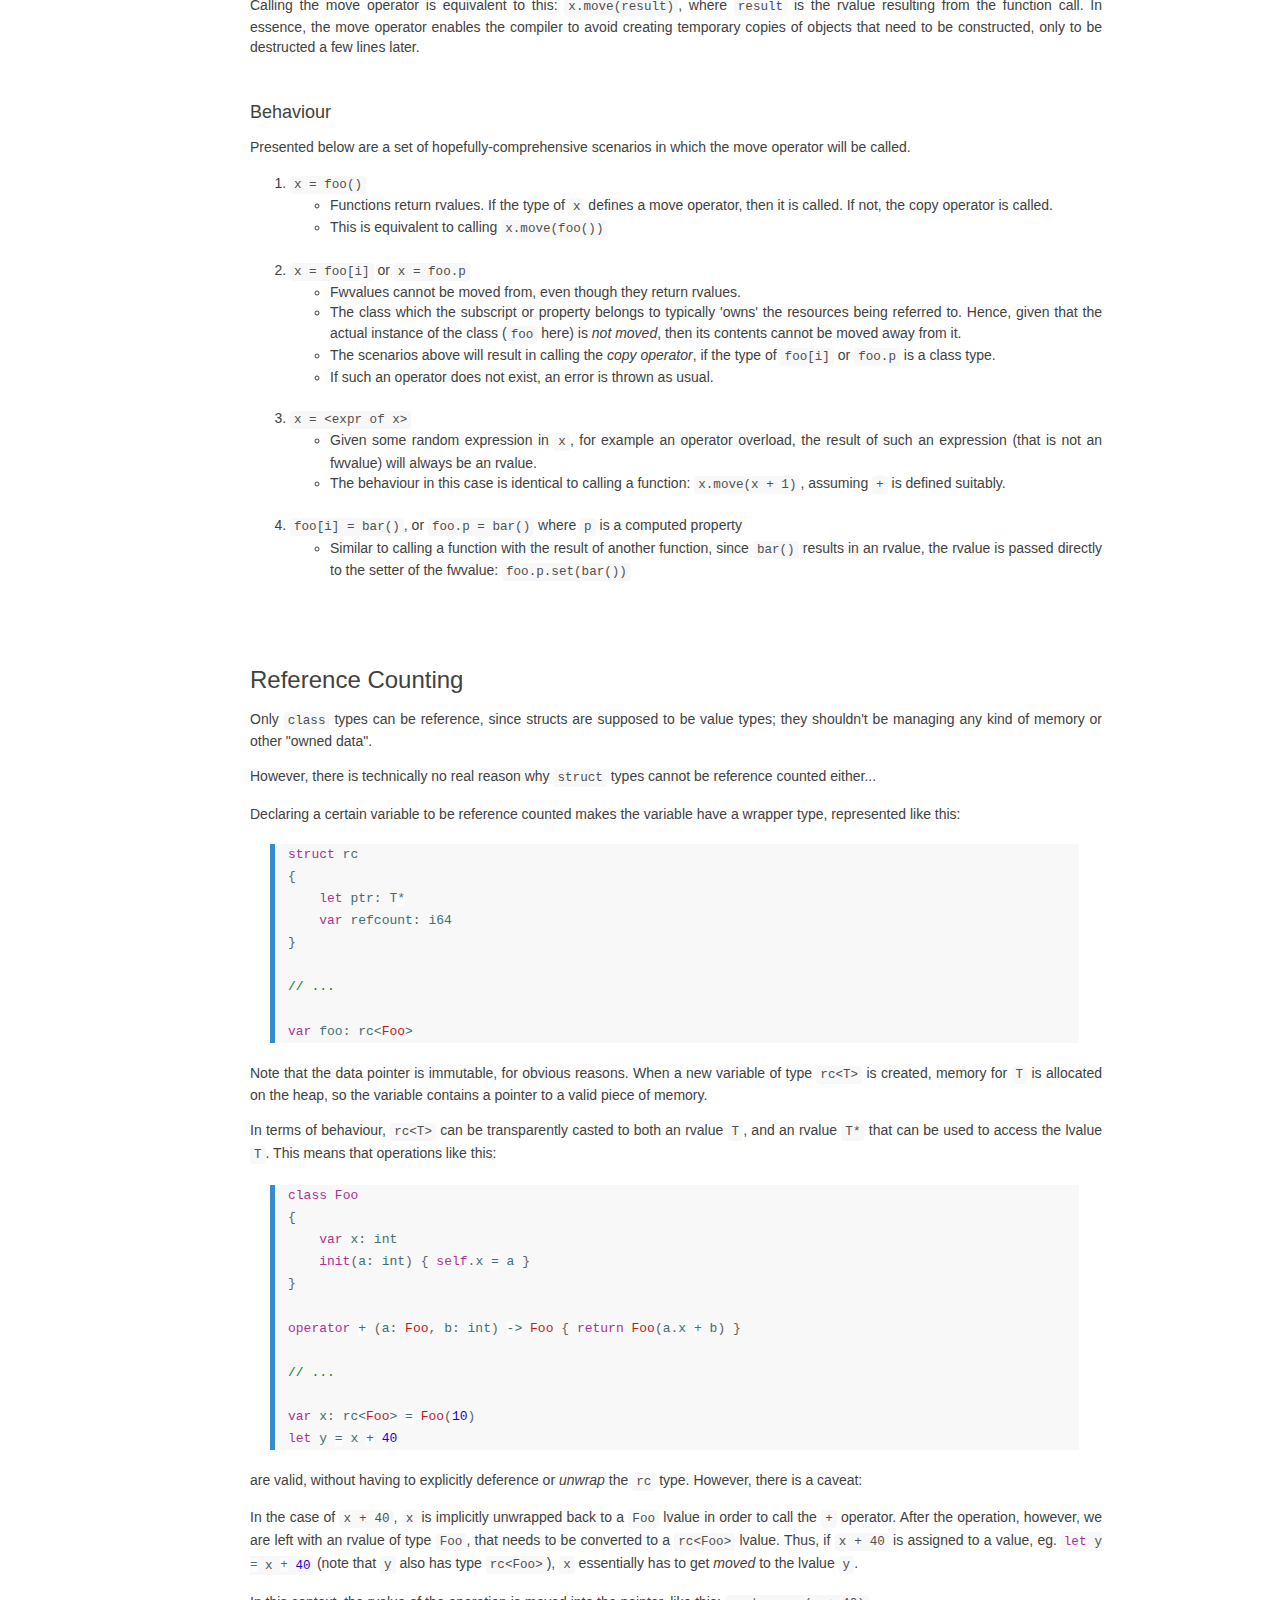
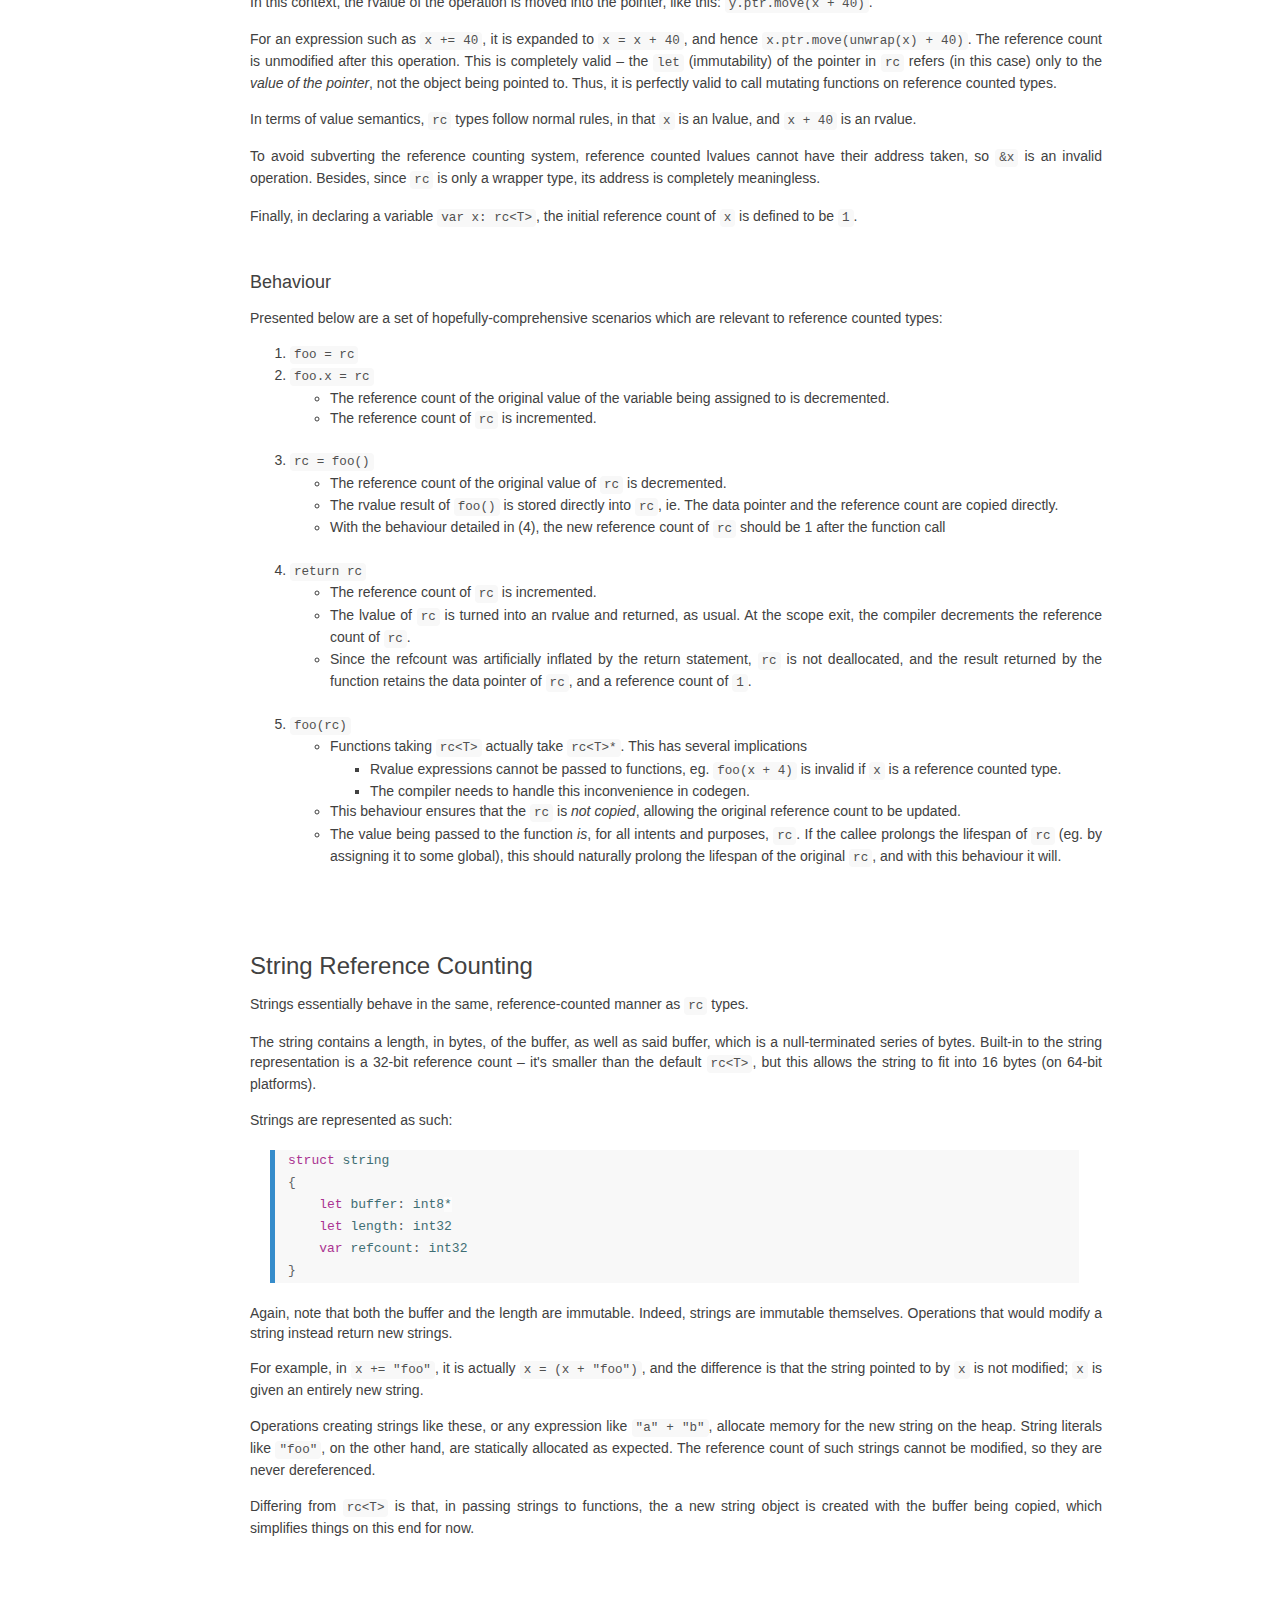
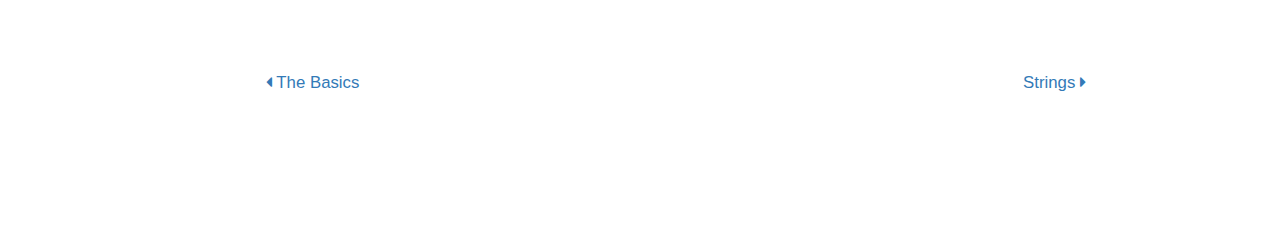
<file: content/value-semantics.html>
<!DOCTYPE html>
<html lang="en">

<head>
	<meta charset="utf-8">
	<meta http-equiv="X-UA-Compatible" content="IE=edge">
	<meta name="viewport" content="width=device-width, initial-scale=1">
	<meta name="description" content="">
	<meta name="author" content="">

	<title>Flax Programming Language - Value Semantics and the Memory Model</title>

	<!-- Bootstrap Core CSS -->
	<link href="../css/bootstrap.css" rel="stylesheet">

	<!-- Custom CSS -->
	<link href="../css/style.css" rel="stylesheet">

	<!-- HTML5 Shim and Respond.js IE8 support of HTML5 elements and media queries -->
	<!-- WARNING: Respond.js doesn't work if you view the page via file:// -->
	<!--[if lt IE 9]>
		<script src="https://oss.maxcdn.com/libs/html5shiv/3.7.0/html5shiv.js"></script>
		<script src="https://oss.maxcdn.com/libs/respond.js/1.4.2/respond.min.js"></script>
	<![endif]-->

	<link rel="stylesheet" href="../fonts/font-awesome-4.4.0/css/font-awesome.min.css">


	<link rel="stylesheet" href="../css/prism.css" />
	<script src="../js/prism.js"></script>


	<!-- jQuery -->
	<script src="../js/jquery.js"></script>
	<script src="../js/jquery.easing.min.js"></script>
	<script src="../js/init.js"></script>
</head>

<body>
	<div id="wrapper">
		<a href="#menu-toggle" class="menu-toggle"><i class="fa fa-list"></i></a>

		<div id="sidebar-wrapper"></div>

		<!-- Page Content -->
		<div id="page-content-wrapper">
		<div class="container-fluid">
		<div class="row">
		<div class="col-lg-12" id="main-view">

			<div class="col-lg-12 content-view" id="value-semantics">
			<h1 class="content-header">Value Semantics and the Memory Model</h1>
			<hr />

			<p>
			This chapter lays out the behaviour and semantics of values in Flax.
			</p>


			<h3 class="subcontent-header" id="value-types">Value Types</h3>
			<h3 class="anchor-clicker"></h3><p>

			There are 3 main types of values in Flax, one of which isn't really a value, just a wrapper type that encapsulates a certain
			kind of behaviour.
			</p>


			<aside class="note">
				<p class="note-title">Note</p>
				<p class="note-content">
				This is becoming like C++, which makes me slightly uneasy.
				</p>
			</aside>



			<h4 class="subcontent-header" id="type-lvalues">L-values</h4>
			<h4 class="anchor-clicker"></h4><p>

			In terms of the IR, these are either globals, or stack-allocated variables. In other words, lvalues will always have a pointer
			(ie. memory location) associated with the actual value.

			</p>




			<h4 class="subcontent-header" id="type-rvalues">R-values</h4>
			<h4 class="anchor-clicker"></h4><p>

			Again, in terms of the IR, these are normal values, with no memory location.

			rvalues can be assigned to lvalues, by virtue of storing the value into the memory location. In places where we need an lvalue,
			but only have an rvalue, an error will be thrown,

			I can think of several places in the compiler where we generate an lvalue from an rvalue by doing this:

<pre class="dcodesegment dcsouter"><code class="dcsinner">. stackalloc (make lvalue)
. store rvalue into stackalloc
. use stackalloc (lvalue)</code></pre>

			which needs to be eradicated.
			</p>


			<h4 class="subcontent-header" id="type-fwvalues">FW-values</h4>
			<h4 class="anchor-clicker"></h4><p>

			Name irrelevant; "function-wrapped values".

			Basically the getter/setter construct we see in some places, like subscript operators and computed properties.
			Fwvalues provide a getter function, and optionally a setter function.

			Like with any function, the getter function returns an rvalue, while the setter function takes rvalue arguments.
			</p>

<pre class="dcodesegment dcsouter"><code class="lang-swift dcsinner">
class Foo
{
	var x: int
	{
		get { 10 }
		set { printf("nice try\n"); }
	}
}</code></pre>

			<p>
			In the case above, <code>foo.x</code> is of fwvalue type.
			</p>





			<h4 class="subcontent-header" id="values-behaviour">Behaviour</h4>
			<h4 class="anchor-clicker"></h4><p>

			Hopefully without reference types, these categories are easier to grok than the crazy value categories of C++. Below are a set of
			hopefully-comprehensive scenarios, and the kind of values that they generate.

			<ol>
				<li><code>var x</code>
					<ul>
						<li><code>x</code> is an value. When a variable is referenced by name like this, it always generates an lvalue.</li>
					</ul>
				</li>
				<br />
				<li><code>foo(...)</code>
					<ul>
						<li>The result of calling a function is always an rvalue.</li>
					</ul>
				</li>
				<br />
				<li><code>x = foo[...]</code>, or <code>x = foo.p</code> where <code>p</code> is a computed property
					<ul>
						<li>Subscripts and computed propertiees are special constructs; the result of such an operation is an fwvalue.</li>
						<li>Depending on whether the expression is used on the left or right, either the getter or setter is called.</li>
						<li>Obviously if no setter is available and the expression is on the left side, an error is thrown.</li>
					</ul>
				</li>
				<br />
				<li><code>foo[...] = x</code>, or <code>foo.p = x</code> where <code>p</code> is a computed property
					<ul>
						<li>Similar to the point above.</li>
					</ul>
				</li>
				<br />
				<li><code>x = foo(...)</code>
					<ul>
						<li>Function calls result in an rvalue.</li>
						<li><cod>x</cod> must be an lvalue for this statement to be valid.</li>
					</ul>
				</li>
			</ol>
			</p>














			<h3 class="subcontent-header" id="copy-operator">Copy Operator</h3>
			<h3 class="anchor-clicker"></h3><p>

			The copy operator can only be declared for <code>class</code> types, not for <code>struct</code> types.
			Its definition takes this form:

<pre class="dcodesegment dcsouter"><code class="lang-swift dcsinner">
class Foo
{
	copy(other: Foo)
	{
		// initialise self
		self.x = other.x
	}
}</code></pre>
			</p>

			<p>
			If no copy operator is provided, none will be provided for you by the state. If a copy opeartor is needed and it's not defined,
			the compiler will throw an error.

			It is as yet undetermined whether this is is a net increase or decrease in programmer burden.
			</p>


			<h4 class="subcontent-header" id="copy-operator-behaviour">Behaviour</h4>
			<h4 class="anchor-clicker"></h4><p>

			Presented below are a set of hopefully-comprehensive scenarios in which the copy operator will be called.

			<ol>
				<li><code>foo = x</code></li>
				<li><code>foo(x)</code></li>
				<li><code>return x</code>
					<ul>
						<li>The copy operator is called on <code>foo</code>: <code>foo.copy(x)</code>, essentially.
							The behaviour is identical for the 3 cases above.</li>
					</ul>
				</li>
				<br />
				<li><code>foo(bar())</code>
					<ul>
						<li>Functions return an rvalue, and functions take rvalues as arguments. Hence, no copy operator is called in
							this scenario, and the result of <code>bar()</code> is passed directly to <code>foo</code>.</li>
					</ul>
				</li>
			</ol>


			</p>









			<h3 class="subcontent-header" id="move-operator">Move Operator</h3>
			<h3 class="anchor-clicker"></h3><p>

			Like the copy operator, the move operator can only be defined on <code>class</code> types.
			The move operator takes this form:

<pre class="dcodesegment dcsouter"><code class="lang-swift dcsinner">
class Foo
{
	move(other: Foo)
	{
		// initialise self
		self.resource = other.resource
		other.resource = null
	}
}</code></pre>
			</p>

			<p>
			Note that while the copy and move operators take a similar form, they do fundamentally different things. The move operator is
			most useful when an object owns resources, like file descriptors or websockets, that cannot be *meaningfully* copied.
			</p>

			<p>
			To forbid copying instances of a certain class, the declaration for the copy operator is simply omitted; the compiler will
			always attempt to use the move operator if possible, before resorting to the copy operator. Again, if the copy operator is
			not defined but is needed, an error is thrown. However, if the move operator is not defined, then the copy operator can be
			used to substitute for – the reverse is *not* true.
			</p>

			<p>
			Like in C++, the move operator allows the transfer of 'ownership' from an rvalue to an lvalue, like in this case:

<pre class="dcodesegment dcsouter"><code class="lang-swift dcsinner">let x = openFileFromPathUsingMode("somefile.txt", "rw")
</code></pre>

			Since the function returns an rvalue, it is moved into the lvalue of <code>x</code>. However, something like this:

<pre class="dcodesegment dcsouter"><code class="lang-swift dcsinner">let y = x
</code></pre>

			would attempt to call the copy operator, since <code>x</code> is an lvalue, and <code>y</code> is an lvalue that is being assigned to.
			</p>

			<p>
			Since it would not make sense to define such an operator for a file object, its declaration would have been omitted, and the
			compiler will generate an error.
			</p>

			<p>
			Calling the move operator is equivalent to this: <code>x.move(result)</code>, where <code>result</code>
			is the rvalue resulting from the function call.

			In essence, the move operator enables the compiler to avoid creating temporary copies of objects that need to be constructed,
			only to be destructed a few lines later.
			</p>





			<h4 class="subcontent-header" id="move-operator-behaviour">Behaviour</h4>
			<h4 class="anchor-clicker"></h4><p>

			Presented below are a set of hopefully-comprehensive scenarios in which the move operator will be called.

			<ol>
				<li><code>x = foo()</code>
					<ul>
						<li>Functions return rvalues. If the type of <code>x</code> defines a move operator, then it is called. If not,
						the copy operator is called.</li>
						<li>This is equivalent to calling <code>x.move(foo())</code></li>
					</ul>
				</li>
				<br />
				<li><code>x = foo[i]</code> or <code>x = foo.p</code></li>
					<ul>
						<li>Fwvalues cannot be moved from, even though they return rvalues.</li>
						<li>The class which the subscript or property belongs to typically 'owns' the resources being referred to. Hence,
						given that the actual instance of the class (<code>foo</code> here) is <i>not moved</i>, then its contents cannot
						be moved away from it.</li>
						<li>The scenarios above will result in calling the <i>copy operator</i>, if the type of <code>foo[i]</code> or
						<code>foo.p</code> is a class type.</li>
						<li>If such an operator does not exist, an error is thrown as usual.</li>
					</ul>
				</li>
				<br />
				<li><code>x = &lt;expr of x&gt;</code>
					<ul>
						<li>Given some random expression in <code>x</code>, for example an operator overload, the result of such an expression
						(that is not an fwvalue) will always be an rvalue.</li>
						<li>The behaviour in this case is identical to calling a function: <code>x.move(x + 1)</code>, assuming
						<code>+</code> is defined suitably.</li>
					</ul>
				</li>
				<br />
				<li><code>foo[i] = bar()</code>, or <code>foo.p = bar()</code> where <code>p</code> is a computed property
					<ul>
						<li>Similar to calling a function with the result of another function, since <code>bar()</code> results in an rvalue,
						the rvalue is passed directly to the setter of the fwvalue: <code>foo.p.set(bar())</code></li>
					</ul>
				</li>
			</ol>

			</p>












			<h3 class="subcontent-header" id="reference-counting">Reference Counting</h3>
			<h3 class="anchor-clicker"></h3><p>

			Only <code>class</code> types can be reference, since structs are supposed to be value types; they shouldn't be managing any
			kind of memory or other "owned data".
			</p>

			<p>
			However, there is technically no real reason why <code>struct</code> types cannot be reference counted either...
			</p>

			<p>
			Declaring a certain variable to be reference counted makes the variable have a wrapper type, represented like this:

<pre class="dcodesegment dcsouter"><code class="lang-swift dcsinner">
struct rc
{
	let ptr: T*
	var refcount: i64
}

// ...

var foo: rc&lt;Foo&gt;</code></pre>

			Note that the data pointer is immutable, for obvious reasons. When a new variable of type <code>rc&lt;T&gt;</code> is created,
			memory for <code>T</code> is allocated on the heap, so the variable contains a pointer to a valid piece of memory.
			</p>

			<p>
			In terms of behaviour, <code>rc&lt;T&gt;</code> can be transparently
			casted to both an rvalue <code>T</code>, and an rvalue <code>T*</code> that can be used to access the lvalue <code>T</code>.
			This means that operations like this:

<pre class="dcodesegment dcsouter"><code class="lang-swift dcsinner">
class Foo
{
	var x: int
	init(a: int) { self.x = a }
}

operator + (a: Foo, b: int) -> Foo { return Foo(a.x + b) }

// ...

var x: rc&lt;Foo&gt; = Foo(10)
let y = x + 40
</code></pre>

			are valid, without having to explicitly deference or <i>unwrap</i> the <code>rc</code> type. However, there is a caveat:
			</p>

			<p>
			In the case of <code>x + 40</code>, <code>x</code> is implicitly unwrapped back to a <code>Foo</code> lvalue in order to call
			the <code>+</code> operator. After the operation, however, we are left with an rvalue of type <code>Foo</code>, that needs to be converted to a <code>rc&lt;Foo&gt;</code> lvalue. Thus, if <code>x + 40</code> is assigned to a value, eg.
			<code class="lang-swift">let y = x + 40</code> (note that <code>y</code> also has type <code>rc&lt;Foo&gt;</code>),
			<code>x</code> essentially has to get <i>moved</i> to the lvalue <code>y</code>.
			</p>

			<p>
			In this context, the rvalue of the operation is moved into the pointer, like this: <code>y.ptr.move(x + 40)</code>.
			</p>

			<p>
			For an expression such as <code>x += 40</code>, it is expanded to <code>x = x + 40</code>, and hence <code>x.ptr.move(unwrap(x) + 40)</code>. The reference count is unmodified after this operation. This is completely valid – the <code>let</code> (immutability) of the pointer in <code>rc</code> refers (in this case) only to the <i>value of the pointer</i>, not the object being pointed to. Thus, it is perfectly valid to call mutating functions on reference counted types.
			</p>




			<p>
			In terms of value semantics, <code>rc</code> types follow normal rules, in that <code>x</code> is an lvalue, and
			<code>x + 40</code> is an rvalue.
			</p>

			<p>
			To avoid subverting the reference counting system, reference counted lvalues cannot have their address taken, so
			<code>&amp;x</code> is an invalid operation. Besides, since <code>rc</code> is only a wrapper type, its address is
			completely meaningless.
			</p>

			<p>
			Finally, in declaring a variable <code>var x: rc&lt;T&gt;</code>, the initial reference count of <code>x</code> is defined to
			be <code>1</code>.
			</p>






			<h4 class="subcontent-header" id="refcounting-behaviour">Behaviour</h4>
			<h4 class="anchor-clicker"></h4><p>

			Presented below are a set of hopefully-comprehensive scenarios which are relevant to reference counted types:

			<ol>
				<li><code>foo = rc</code></li>
				<li><code>foo.x = rc</code>
					<ul>
						<li>The reference count of the original value of the variable being assigned to is decremented.</li>
						<li>The reference count of <code>rc</code> is incremented.</li>
					</ul>
				</li>
				<br />
				<li><code>rc = foo()</code>
					<ul>
						<li>The reference count of the original value of <code>rc</code> is decremented.</li>
						<li>The rvalue result of <code>foo()</code> is stored directly into <code>rc</code>, ie. The data pointer
						and the reference count are copied directly.</li>
						<li>With the behaviour detailed in (4), the new reference count of <code>rc</code> should be <cod>1</cod> after
						the function call</li>
					</ul>
				</li>
				<br />
				<li><code>return rc</code>
					<ul>
						<li>The reference count of <code>rc</code> is incremented.</li>
						<li>The lvalue of <code>rc</code> is turned into an rvalue and returned, as usual. At the scope exit, the
						compiler decrements the reference count of <code>rc</code>.</li>
						<li>Since the refcount was artificially inflated by the return statement, <code>rc</code> is not deallocated, and
						the result returned by the function retains the data pointer of <code>rc</code>, and a reference count of
						<code>1</code>.</li>
					</ul>
				</li>
				<br />
				<li><code>foo(rc)</code>
					<ul>
						<li>Functions taking <code>rc&lt;T&gt;</code> actually take <code>rc&lt;T&gt;*</code>. This has several implications
							<ul>
								<li>Rvalue expressions cannot be passed to functions, eg. <code>foo(x + 4)</code> is invalid if
								<code>x</code> is a reference counted type.</li>
								<li>The compiler needs to handle this inconvenience in codegen.</li>
							</ul>
						</li>
						<li>This behaviour ensures that the <code>rc</code> is <i>not copied</i>, allowing the original reference count to
						be updated.</li>
						<li>The value being passed to the function <i>is</i>, for all intents and purposes, <code>rc</code>. If the
						callee prolongs the lifespan of <code>rc</code> (eg. by assigning it to some global), this should naturally
						prolong the lifespan of the original <code>rc</code>, and with this behaviour it will.</li>
					</ul>
				</li>
			</ol>
			</p>















			<h3 class="subcontent-header" id="string-refcounting">String Reference Counting</h3>
			<h3 class="anchor-clicker"></h3><p>

			Strings essentially behave in the same, reference-counted manner as <code>rc</code> types.
			</p>

			<p>
			The string contains a length, in bytes, of the buffer, as well as said buffer, which is a null-terminated series of bytes.
			Built-in to the string representation is a 32-bit reference count – it's smaller than the default <code>rc&lt;T&gt;</code>,
			but this allows the string to fit into 16 bytes (on 64-bit platforms).
			</p>

			<p>
			Strings are represented as such:

<pre class="dcodesegment dcsouter"><code class="lang-swift dcsinner">
struct string
{
	let buffer: int8*
	let length: int32
	var refcount: int32
}</code></pre>

			Again, note that both the buffer and the length are immutable. Indeed, strings are immutable themselves. Operations that would
			modify a string instead return new strings.
			</p>

			<p>
			For example, in <code>x += &quot;foo&quot;</code>, it is actually <code>x = (x + &quot;foo&quot;)</code>, and the difference is
			that the string pointed to by <code>x</code> is not modified; <code>x</code> is given an entirely new string.
			</p>

			<p>
			Operations creating strings like these, or any expression like <code>&quot;a&quot; + &quot;b&quot;</code>, allocate memory for
			the new string on the heap. String literals like <code>&quot;foo&quot;</code>, on the other hand, are statically allocated as
			expected. The reference count of such strings cannot be modified, so they are never dereferenced.
			</p>

			<p>
			Differing from <code>rc&lt;T&gt;</code> is that, in passing strings to functions, the a new string object is created with the
			buffer being copied, which simplifies things on this end for now.
			</p>








			<div class="next-prev-footer">
				<div class="footer-prev"><a href="the-basics.html"><i class="fa fa-caret-left"></i> The Basics</a></div>
				<div class="footer-next"><a href="strings.html">Strings <i class="fa fa-caret-right"></i></a></div>
			</div>


			</div>



		</div>
		</div>
		</div>
		</div>


	<!-- Bootstrap Core JavaScript -->
	<script src="../js/bootstrap.min.js"></script>
</body>
</html>
</file>
<file: css/prism.css>
/* http://prismjs.com/download.html?themes=prism-coy&languages=markup+clike+c+csharp+cpp+haskell+makefile+markdown+swift */
/**
 * prism.js Coy theme for JavaScript, CoffeeScript, CSS and HTML
 * Based on https://github.com/tshedor/workshop-wp-theme (Example: http://workshop.kansan.com/category/sessions/basics or http://workshop.timshedor.com/category/sessions/basics);
 * @author Tim  Shedor
 */

code[class*="language-"],
pre[class*="language-"] {
	color: rgba(63, 110, 116, 1);
	font-family: Menlo, Consolas, Monaco, 'Andale Mono', 'Ubuntu Mono', monospace;
	direction: ltr;
	text-align: left;
	white-space: pre;
	word-spacing: normal;
	word-break: normal;
	word-wrap: normal;
	line-height: 1.7em;

	-moz-tab-size: 4;
	-o-tab-size: 4;
	tab-size: 4;

	-webkit-hyphens: none;
	-moz-hyphens: none;
	-ms-hyphens: none;
	hyphens: none;
}

/* Code blocks */
pre[class*="language-"] {
	position: relative;
	margin: .5em 0;
	border-left: 5px solid #358ccb;
	background-color: #f0f0f0;
	background-size: 3em 3em;
	background-origin: content-box;
	overflow: visible;
	/*max-height: 30em;*/
	padding: 0;
}

code[class*="language"] {
	max-height: inherit;
	height: 100%;
	padding: 0 1em;
	display: block;
	overflow: auto;
}

/* Inline code */
:not(pre) > code[class*="language-"] {
	position: relative;
	padding: .2em;
	color: #505050;
	display: inline;
	white-space: normal;
}

pre[class*="language-"]:before,
pre[class*="language-"]:after {
	content: '';
	z-index: -2;
	display: block;
	position: absolute;
	bottom: 0.75em;
	left: 0.18em;
	width: 40%;
	height: 20%;
}

:not(pre) > code[class*="language-"]:after,
pre[class*="language-"]:after {
	right: 0.75em;
	left: auto;
}

.token.comment,
.token.block-comment,
.token.prolog,
.token.doctype,
.token.cdata {
	color: rgba(0, 131, 18, 1);
}

.token.punctuation {
	color: #5F6364;
}

.token.property,
.token.tag,
.token.boolean,
.token.number,
.token.function-name,
.token.constant,
.token.symbol,
.token.deleted {
	/*color: #c92c2c;*/
	color: rgba(28, 0, 207, 1);
}

.token.selector,
.token.attr-name,
.token.string,
.token.char,
.token.function,
.token.builtin,
.token.inserted {
	color: rgba(196, 26, 22, 1);
}

.token.operator,
.token.entity,
.token.url,
.token.variable {
	color: rgba(63, 110, 116, 1);
	background: rgba(255, 255, 255, 0.5);
}

.token.atrule,
.token.attr-value,
.token.keyword,
.token.class-name {
	color: rgba(170, 51, 145, 1);
}

.token.regex,
.token.important {
	color: #e90;
}

.language-css .token.string,
.style .token.string {
	color: #a67f59;
	background: rgba(255, 255, 255, 0.5);
}

.token.important {
	font-weight: normal;
}

.token.bold {
	font-weight: bold;
}
.token.italic {
	font-style: italic;
}

.token.entity {
	cursor: help;
}

.namespace {
	opacity: .7;
}

@media screen and (max-width: 767px) {
	pre[class*="language-"]:before,
	pre[class*="language-"]:after {
		bottom: 14px;
	}

}

/* Plugin styles */
.token.tab:not(:empty):before,
.token.cr:before,
.token.lf:before {
	color: #e0d7d1;
}

/* Plugin styles: Line Numbers */
pre[class*="language-"].line-numbers {
	padding-left: 0;
}

pre[class*="language-"].line-numbers code {
	padding-left: 3.8em;
}

pre[class*="language-"].line-numbers .line-numbers-rows {
	left: 0;
}

/* Plugin styles: Line Highlight */
pre[class*="language-"][data-line] {
	padding-top: 0;
	padding-bottom: 0;
	padding-left: 0;
}
pre[data-line] code {
	position: relative;
	padding-left: 4em;
}
pre .line-highlight {
	margin-top: 0;
}
</file>
<file: css/style.css>
/*!
 * Start Bootstrap - Simple Sidebar HTML Template (http://startbootstrap.com)
 * Code licensed under the Apache License v2.0.
 * For details, see http://www.apache.org/licenses/LICENSE-2.0.
 */

/* Toggle Styles */

#wrapper html
{
	font-family: Helvetica, Arial, sans-serif;
	vertical-align: baseline;

	font-size: 1.4em;
	line-height: 145%;
	margin-bottom: 15px;
}

#wrapper {
	padding-left: 0;
	-webkit-transition: all 0.5s ease;
	-moz-transition: all 0.5s ease;
	-o-transition: all 0.5s ease;
	transition: all 0.5s ease;

	font-family: Helvetica, Arial, sans-serif;
	vertical-align: baseline;

	color: rgba(65, 65, 65, 1);
	line-height: 145%;
	margin-bottom: 15px;

	width: 90%;
	text-align: justify;
	line-height: 145%;
}

#wrapper.toggled {
	padding-left: 250px;
}

#sidebar-wrapper {
	z-index: 1000;
	position: fixed;
	left: 200px;
	width: 0;
	height: 100%;
	margin-left: -200px;
	overflow-y: auto;
	background: #000;
	-webkit-transition: all 0.5s ease;
	-moz-transition: all 0.5s ease;
	-o-transition: all 0.5s ease;
	transition: all 0.5s ease;
}

#wrapper.toggled #sidebar-wrapper {
	width: 200px;
}

#page-content-wrapper {
	width: 100%;
	position: absolute;
	padding: 15px;
}

#wrapper.toggled #page-content-wrapper {
	position: absolute;
	margin-right: -200px;
}

/* Sidebar Styles */

.sidebar-nav {
	position: absolute;
	top: 0;
	width: 200px;
	margin: 0;
	padding: 0;
	list-style: none;
}

.sidebar-nav li {
	text-indent: 20px;
	line-height: 40px;
}

.sidebar-nav li a {
	display: block;
	text-decoration: none;
	color: #bbbbbb;
}

.sidebar-nav li a:hover {
	text-decoration: none;
	color: #ffffff;
	background: rgba(255, 255, 255, 0.2);
}

.sidebar-nav li a:active,
.sidebar-nav li a:focus {
	text-decoration: none;
}

.sidebar-nav > .sidebar-brand {
	height: 65px;
	font-size: 18px;
	line-height: 60px;
}

.sidebar-nav > .sidebar-brand a {
	color: #bbbbbb;
}

.sidebar-nav > .sidebar-brand a:hover {
	color: #ffffff;
	background: none;
}



/* custom stuff */

/* menu button */
.menu-toggle
{
	width: 32px;
	height: 32px;

	left: 200px;
	color: black;

	display: block;

	font-size: 16px;

	padding: 15px;
	padding-top: 10px;
}

.menu-toggle:hover
{
	cursor: pointer;
}



/* random stuff */
p
{
	margin-bottom: 15px;
}







/* code blocks */
pre.dcodesegment.dcsouter
{
	font-family: "Menlo", monospace;
	background-color: #f8f8f8;
	margin-top: 20px;
	margin-bottom: 20px;
	margin-left: 10px;

	width: 95%;
}

code.dcsinner
{
	line-height: 200%;
}



/* info/note blocks */
aside.note
{
	color: rgba(0, 0, 0, 1);
	background-color: #f8f8f8;
	margin-top: 20px;
	margin-bottom: 20px;
	margin-left: 10px;

	border-left: 5px solid #707070;

	padding: 15px 15px 7px;
	width: 95%;

	font-size: 0.9em;
}

p.note-title
{
	color: rgba(128, 128, 128, 1);
	font-size: 10px;
	letter-spacing: 2px;
	margin-bottom: 8px;
	text-transform: uppercase
}

p.note-content
{
	line-height: 1.4em;
	font-size: 12px;
}

div.content-view
{
	/*position: absolute;*/
}



/* headers and stuff*/
h1.content-header
{
	font-family: Helvetica, sans-serif;
	font-weight: 100;
	margin-bottom: 15px;

	display: inline-block;
}


.subcontent-header
{
	font-family: Helvetica, sans-serif;
	font-weight: 100;
	margin-bottom: 15px;
	padding-top: 30px;

	display: inline-block;
}

.subcontent-header:hover
{
	cursor: pointer;
}

h3.subcontent-header { margin-top: 40px; }
h4.subcontent-header { margin-top: 0px; }


/* anchor clickers (the little # on the right when you hover) */

h3.anchor-clicker,
h4.anchor-clicker
{
	float: right;
	visibility: hidden;
	display: inline;

	margin-bottom: 15px;
	padding-top: 20px;
}

h3.subcontent-header:hover + h3.anchor-clicker,
h4.subcontent-header:hover + h4.anchor-clicker
{
	visibility: visible;
}

h3.anchor-clicker { margin-top: 40px; }
h4.anchor-clicker { margin-top: 0px; }

h3.anchor-clicker:after { content: "§"; }
h4.anchor-clicker:after { content: "§"; }



/* list stuff */
ul.point-list > li
{
	margin-bottom: 10px;
}



/* footer stuff */
div.next-prev-footer
{
	padding-top: 120px;
	padding-bottom: 120px;

	font-size: 1.2em;
}

div.footer-prev
{
	float: left;
	padding-left: 16px;
}

div.footer-next
{
	float: right;
	padding-right: 16px;
}

/* images */
div.diagram-container
{
	text-align: center;
	margin: 40px;
}

img.image-diagram
{
	display: inline-block;
	text-align: center;
}

img#remainder-int.image-diagram
{
	width: 337px;
	height: 66px;
}

img#remainder-float.image-diagram
{
	width: 301px;
	height: 66px;
}











@media(min-width:768px) {

	.menu-toggle
	{
		display: none;
	}

	#wrapper {
		padding-left: 200px;
	}

	#wrapper.toggled {
		padding-left: 0;
	}

	#sidebar-wrapper {
		width: 200px;
	}

	#wrapper.toggled #sidebar-wrapper {
		width: 0;
	}

	#page-content-wrapper {
		padding: 20px;
		position: relative;
	}

	#wrapper.toggled #page-content-wrapper {
		position: relative;
		margin-right: 0;
	}

	aside.note {
		margin-left: 20px;
	}

	pre.dcodesegment.dcsouter {
		margin-left: 20px;
	}
}
</file>
